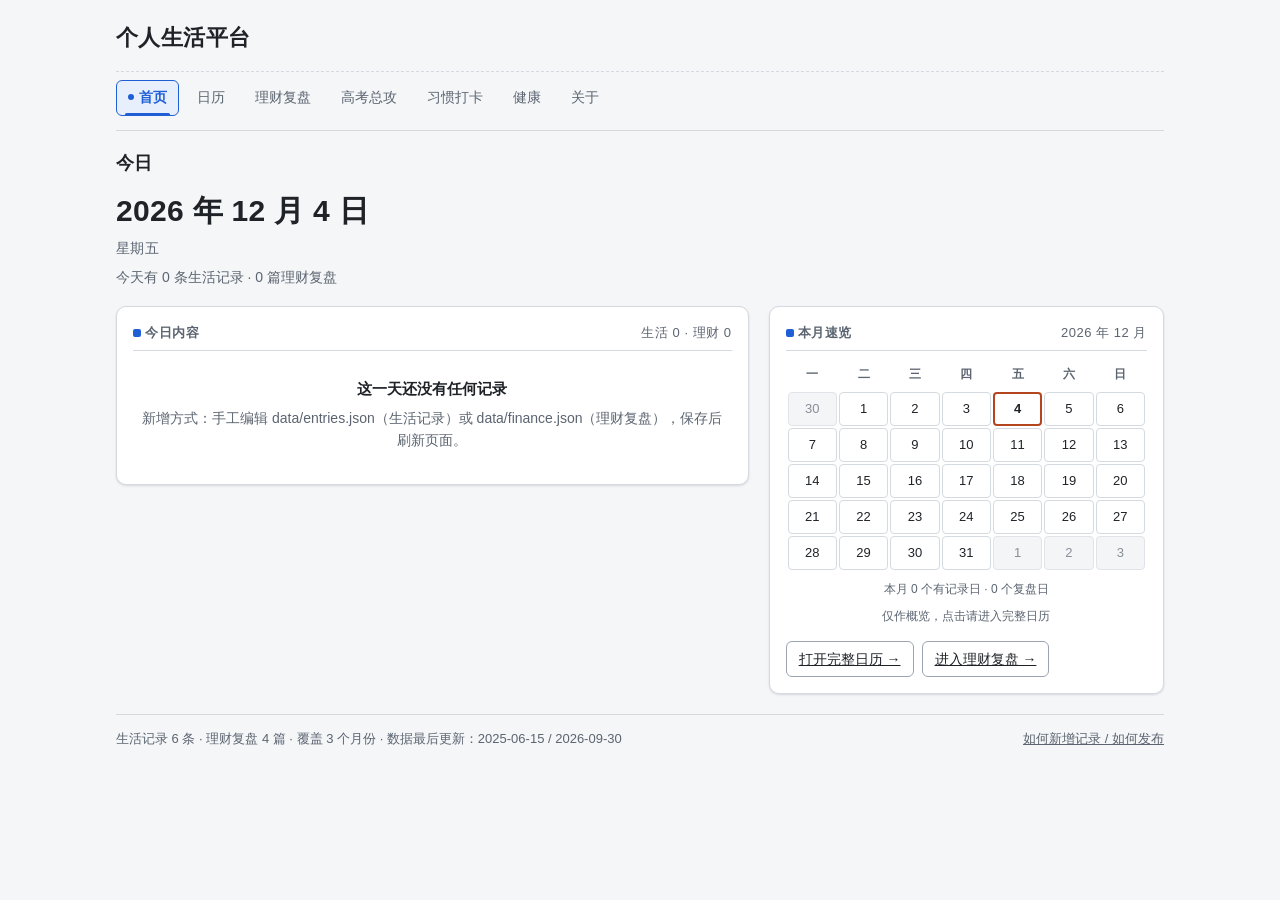
<file: index.html>
<!DOCTYPE html>
<html lang="zh-CN">
<head>
  <meta charset="utf-8">
  <meta name="viewport" content="width=device-width, initial-scale=1">
  <meta name="color-scheme" content="light dark">
  <title>个人生活平台 · 日历 / 每日记录 / 理财复盘 / 高考总攻</title>
  <meta name="description" content="个人生活平台 v1.1：日历 + 每日记录 + 理财复盘，多板块 hash 路由，纯静态、零依赖。">
  <link rel="icon" href="data:,">
  <!-- 相对路径铁律：必须以 ./ 开头，保证在 GitHub Pages 子路径 /<repo>/ 下正常加载 -->
  <link rel="stylesheet" href="./assets/style.css">
</head>
<body>
  <a class="skip-link" href="#main">跳到主要内容</a>

  <div class="app">
    <!-- ================================================== 页头 / 一级导航 -->
    <header class="site-header">
      <h1 class="site-title">个人生活平台</h1>

      <nav class="topnav" aria-label="主导航">
        <ul class="topnav-list">
          <li class="topnav-item"><a class="topnav-link" href="#/home" data-view="home">首页</a></li>
          <li class="topnav-item"><a class="topnav-link" href="#/calendar" data-view="calendar">日历</a></li>
          <li class="topnav-item"><a class="topnav-link" href="#/finance" data-view="finance">理财复盘</a></li>
          <li class="topnav-item"><a class="topnav-link" href="#/gaokao" data-view="gaokao">高考总攻</a></li>
          <li class="topnav-item"><a class="topnav-link" href="#/habits" data-view="habits">习惯打卡</a></li>
          <li class="topnav-item"><a class="topnav-link" href="#/health" data-view="health">健康</a></li>
          <li class="topnav-item"><a class="topnav-link" href="#/about" data-view="about">关于</a></li>
        </ul>
      </nav>
    </header>

    <!-- ================================================== 全局横幅槽 -->
    <div class="banner-slot" id="banner-slot"></div>

    <main id="main">

      <!-- ================================================ 视图：首页 -->
      <section class="view" id="view-home" hidden aria-labelledby="home-title">
        <h2 class="view-title" id="view-home-title" tabindex="-1">今日</h2>

        <p class="home-date">
          <span id="home-date-text">—</span>
          <span class="home-weekday" id="home-weekday">—</span>
        </p>
        <p class="home-summary" id="home-summary">正在加载…</p>

        <div class="home-grid">
          <div class="home-card">
            <div class="day-group-head">
              <span class="day-group-name">今日内容</span>
              <span class="day-group-count" id="home-content-count">—</span>
            </div>
            <div id="home-content"></div>
          </div>

          <div class="home-card">
            <div class="day-group-head">
              <span class="day-group-name">本月速览</span>
              <span class="day-group-count" id="mini-month-label">—</span>
            </div>
            <table class="mini-calendar" aria-hidden="true">
              <thead>
                <tr>
                  <th scope="col">一</th>
                  <th scope="col">二</th>
                  <th scope="col">三</th>
                  <th scope="col">四</th>
                  <th scope="col">五</th>
                  <th scope="col">六</th>
                  <th scope="col">日</th>
                </tr>
              </thead>
              <tbody id="mini-calendar-body"></tbody>
            </table>
            <p class="mini-legend" id="mini-legend">—</p>
            <p class="mini-legend">仅作概览，点击请进入完整日历</p>
            <div class="quick-jump">
              <a class="btn" href="#/calendar" data-route="calendar" id="home-open-calendar">打开完整日历 →</a>
              <a class="btn" href="#/finance">进入理财复盘 →</a>
            </div>
          </div>
        </div>
      </section>

      <!-- ================================================ 视图：日历 -->
      <section class="view" id="view-calendar" hidden aria-labelledby="calendar-view-title">
        <h2 class="view-title" id="view-calendar-title" tabindex="-1">日历</h2>

        <div class="month-nav" role="group" aria-label="月份切换">
          <button type="button" id="prev-month" class="btn" aria-label="上一月">‹ 上月</button>
          <p class="month-label" id="month-label" aria-live="polite">—</p>
          <button type="button" id="next-month" class="btn" aria-label="下一月">下月 ›</button>
          <button type="button" id="today-btn" class="btn btn-ghost" aria-label="回到今天所在月份">回到今天</button>
        </div>

        <div class="layout">
          <div class="calendar-panel">
            <h3 class="visually-hidden" id="calendar-heading">月历</h3>

            <div class="calendar-wrap">
              <table class="calendar" id="calendar">
                <caption class="visually-hidden" id="calendar-caption">月历</caption>
                <thead>
                  <tr>
                    <th scope="col" abbr="星期一">一</th>
                    <th scope="col" abbr="星期二">二</th>
                    <th scope="col" abbr="星期三">三</th>
                    <th scope="col" abbr="星期四">四</th>
                    <th scope="col" abbr="星期五">五</th>
                    <th scope="col" abbr="星期六">六</th>
                    <th scope="col" abbr="星期日">日</th>
                  </tr>
                </thead>
                <tbody id="calendar-body"></tbody>
              </table>
              <noscript>
                <p class="notice notice-error">当前浏览器禁用了 JavaScript，无法渲染月历与记录面板。</p>
              </noscript>
            </div>

            <p class="legend">
              <span class="legend-item"><span class="legend-dot" aria-hidden="true"></span>有生活记录</span>
              <span class="legend-item"><span class="legend-tri" aria-hidden="true"></span>有理财复盘</span>
              <span class="legend-item"><span class="legend-today" aria-hidden="true"></span>今日</span>
              <span class="legend-item"><span class="legend-selected" aria-hidden="true"></span>已选中</span>
            </p>
            <p class="failure-slot" id="failure-slot"></p>
          </div>

          <aside class="day-panel" id="day-panel" tabindex="-1" aria-labelledby="day-panel-heading">
            <h3 class="day-panel-heading" id="day-panel-heading">当日内容</h3>
            <p class="day-panel-date" id="day-panel-date">—</p>
            <p class="day-summary-line" id="day-summary-line"></p>
            <div class="day-panel-body" id="day-panel-body"></div>
          </aside>
        </div>
      </section>

      <!-- ================================================ 视图：理财复盘 -->
      <section class="view" id="view-finance" hidden aria-labelledby="finance-title">
        <h2 class="view-title" id="view-finance-title" tabindex="-1">理财复盘</h2>
        <p class="view-note">
          数据来源：<code>./data/finance.json</code>（前端只读，手工编辑新增）。
          字段定义见 <code>docs/design-v1.1.md</code> 第 6.2 节。
        </p>

        <div class="summary-bar" id="finance-summary"></div>

        <div class="month-nav" role="group" aria-label="复盘月份切换" style="margin-top:14px">
          <button type="button" id="fin-prev-month" class="btn" aria-label="上一个复盘月份">‹ 上月</button>
          <p class="month-label" id="fin-month-label" aria-live="polite">—</p>
          <button type="button" id="fin-next-month" class="btn" aria-label="下一个复盘月份">下月 ›</button>
          <button type="button" id="fin-reset-month" class="btn btn-ghost" aria-label="回到最近一次复盘所在月份">回到最近</button>
        </div>

        <div class="review-list" id="finance-list"></div>
      </section>

      <!-- ================================================ 视图：高考总攻 -->
      <section class="view" id="view-gaokao" hidden aria-labelledby="gaokao-title">
        <h2 class="view-title" id="view-gaokao-title" tabindex="-1">高考总攻</h2>
        <p class="view-note">
          数据来源：<code>./data/gaokao/words.json</code>（3500 词，按天）与
          <code>./data/gaokao/wrongs.json</code>（错题，按学科）。前端只读，进度存本机浏览器。
        </p>

        <!-- 签到条 -->
        <div class="gk-checkin" id="gk-checkin">
          <div class="gk-checkin-left">
            <p class="gk-checkin-label">每日签到</p>
            <p class="gk-checkin-sub" id="gk-checkin-sub">—</p>
          </div>
          <button type="button" class="btn" id="gk-checkin-btn">签到</button>
        </div>
        <p class="gk-streak" id="gk-streak">—</p>
        <p class="gk-sync-row" id="gk-sync-row" hidden>
          <label class="gk-sync-label" for="gk-sync-token">同步口令</label>
          <input type="password" id="gk-sync-token" class="gk-sync-input" autocomplete="off"
                 placeholder="输入口令以开启多设备同步">
          <button type="button" class="btn btn-ghost" id="gk-sync-save">保存并同步</button>
          <span class="gk-sync-note" id="gk-sync-note">口令仅保存在本机浏览器。</span>
        </p>

        <!-- 三个子功能页签 -->
        <div class="gk-tabs" role="tablist" aria-label="高考总攻子功能">
          <button type="button" class="gk-tab is-current" role="tab" id="gk-tab-words"
                  aria-selected="true" aria-controls="gk-panel-words" data-gk-tab="words">3500 词练习</button>
          <button type="button" class="gk-tab" role="tab" id="gk-tab-wrong"
                  aria-selected="false" aria-controls="gk-panel-wrong" data-gk-tab="wrong">错题工作台</button>
        </div>

        <!-- 子面板：3500 词练习 -->
        <div class="gk-panel" id="gk-panel-words" role="tabpanel" aria-labelledby="gk-tab-words">
          <div class="gk-toolbar">
            <label class="gk-field">
              选择天数
              <select id="gk-day-select" aria-label="选择第几天"></select>
            </label>
            <span class="gk-count" id="gk-word-count">—</span>
            <button type="button" class="btn" id="gk-start-quiz">开始听写</button>
            <button type="button" class="btn btn-ghost" id="gk-show-all">显示全部释义</button>
          </div>
          <p class="gk-hint" id="gk-quiz-hint">
            点击「开始听写」后，中文释义会被隐藏，凭英文写出中文；再点一次可核对答案。
          </p>
          <div class="gk-word-list" id="gk-word-list"></div>
        </div>

        <!-- 子面板：错题工作台 -->
        <div class="gk-panel" id="gk-panel-wrong" role="tabpanel" aria-labelledby="gk-tab-wrong" hidden>
          <div class="gk-toolbar">
            <label class="gk-field">
              选择学科
              <select id="gk-subject-select" aria-label="选择学科"></select>
            </label>
            <span class="gk-count" id="gk-wrong-count">—</span>
            <a class="btn btn-ghost" id="gk-wrong-master" href="./reports/错题集/错题集归纳分析.html"
               target="_blank" rel="noopener noreferrer">打开完整错题主档 ↗</a>
            <a class="btn btn-ghost" id="gk-wrong-daily" href="./reports/错题集/20261011/错题归集_20261011.html"
               target="_blank" rel="noopener noreferrer">2026-10-11 归集（13 题）↗</a>
          </div>
          <p class="gk-hint">按学科拆分自错题主档；含原题图片的完整版点右上角打开。页面上新增的错题与「已订正」标记存在本机浏览器，不修改原档。</p>
          <div class="gk-wrong-list" id="gk-wrong-list"></div>

          <h3 class="sec-title">按日期归档</h3>
          <div class="wrong-archive" id="gk-wrong-archive"></div>
          <p class="gk-sync-note">每次导出错题本后按日期归档，在这里统一收纳；点击可在新窗口打开并打印。</p>

          <h3 class="sec-title">新增错题</h3>
          <div class="habit-form">
            <label class="gk-field">
              学科
              <select id="wrong-form-subject" aria-label="选择学科"></select>
            </label>
            <label class="gk-field">
              知识点板块
              <input type="text" id="wrong-form-cluster" placeholder="如：函数零点问题" aria-label="知识点板块">
            </label>
            <label class="gk-field gk-field-wide">
              关键题干
              <textarea id="wrong-form-stem" rows="2" placeholder="抄录题目的关键条件"></textarea>
            </label>
            <label class="gk-field">
              易错点
              <input type="text" id="wrong-form-know" placeholder="这题错在哪">
            </label>
            <label class="gk-field">
              标签
              <input type="text" id="wrong-form-tags" placeholder="用空格分隔">
            </label>
            <button type="button" class="btn" id="wrong-form-save">加入错题本</button>
            <span class="gk-sync-note" id="wrong-form-note">新错题存在本机浏览器，清缓存会丢。</span>
          </div>
        </div>
      </section>

      <!-- ================================================ 视图：预留板块 -->
      <section class="view" id="view-habits" hidden aria-labelledby="habits-title">
        <h2 class="view-title" id="view-habits-title" tabindex="-1">习惯打卡</h2>
        <p class="view-note">
          数据来源：<code>./data/habits.json</code>（手工编辑新增，前端只读）；
          页面上勾选的记录存本机浏览器。
        </p>

        <div class="summary-bar" id="habit-summary"></div>

        <h3 class="sec-title">今日打卡</h3>
        <div class="habit-today" id="habit-today"></div>

        <h3 class="sec-title">各习惯进度</h3>
        <div class="habit-list" id="habit-list"></div>

        <h3 class="sec-title">最近 7 天（不含今天）</h3>
        <div class="habit-week" id="habit-week"></div>

        <h3 class="sec-title">补录某天</h3>
        <div class="habit-form">
          <label class="gk-field">
            选择习惯
            <select id="habit-form-key" aria-label="选择要补录的习惯"></select>
          </label>
          <label class="gk-field">
            选择日期
            <input type="date" id="habit-form-date" aria-label="选择补录日期">
          </label>
          <button type="button" class="btn" id="habit-form-add">记为已完成</button>
          <span class="gk-sync-note" id="habit-form-note">补录只加不减，取消勾选请在「今日打卡」里取消。</span>
        </div>
      </section>

      <section class="view" id="view-health" hidden aria-labelledby="health-title">
        <h2 class="view-title" id="view-health-title" tabindex="-1">健康</h2>
        <p class="view-note">
          数据来源：<code>./data/health.json</code>（手工编辑新增，前端只读）；
          页面上录入的记录存本机浏览器。
        </p>

        <div class="summary-bar" id="health-summary"></div>

        <h3 class="sec-title">体重趋势（kg）</h3>
        <div class="chart-wrap" id="health-chart-weight"></div>

        <h3 class="sec-title">睡眠时长（小时）</h3>
        <div class="chart-wrap" id="health-chart-sleep"></div>

        <h3 class="sec-title">每日明细</h3>
        <div class="health-table-wrap">
          <table class="health-table" id="health-table">
            <caption class="visually-hidden">健康记录明细，按日期倒序</caption>
            <thead>
              <tr>
                <th scope="col" class="l">日期</th>
                <th scope="col">体重</th>
                <th scope="col">睡眠</th>
                <th scope="col">运动</th>
                <th scope="col">步数</th>
                <th scope="col" class="l">备注</th>
                <th scope="col">操作</th>
              </tr>
            </thead>
            <tbody id="health-tbody"></tbody>
          </table>
        </div>

        <h3 class="sec-title">录入今天的健康数据</h3>
        <div class="habit-form">
          <label class="gk-field">
            日期
            <input type="date" id="health-form-date" aria-label="选择日期">
          </label>
          <label class="gk-field">
            体重 (kg)
            <input type="number" id="health-form-weight" step="0.1" min="20" max="300" placeholder="71.3" aria-label="体重">
          </label>
          <label class="gk-field">
            睡眠 (小时)
            <input type="number" id="health-form-sleep" step="0.1" min="0" max="24" placeholder="7.5" aria-label="睡眠时长">
          </label>
          <label class="gk-field">
            运动 (分钟)
            <input type="number" id="health-form-exercise" step="5" min="0" max="1440" placeholder="40" aria-label="运动时长">
          </label>
          <label class="gk-field">
            步数
            <input type="number" id="health-form-steps" step="100" min="0" max="200000" placeholder="10000" aria-label="步数">
          </label>
          <label class="gk-field gk-field-wide">
            备注
            <input type="text" id="health-form-note" placeholder="今天做了什么运动" aria-label="备注">
          </label>
          <button type="button" class="btn" id="health-form-save">保存</button>
          <span class="gk-sync-note" id="health-form-note-msg">同一天再保存会覆盖当天记录。</span>
        </div>
      </section>

      <!-- ================================================ 视图：关于 -->
      <section class="view" id="view-about" hidden aria-labelledby="about-title">
        <h2 class="view-title" id="view-about-title" tabindex="-1">关于</h2>

        <div class="home-grid">
          <div class="home-card">
            <div class="day-group-head"><span class="day-group-name">这个站点是什么</span></div>
            <p class="view-note" style="margin:0">
              一个纯静态、零依赖、零构建的个人生活平台。所有内容都在仓库里的纯文本文件中，
              推送即发布，断网可用，没有服务器、没有账号、没有跟踪脚本。
            </p>

            <div class="day-group-head" style="margin-top:16px"><span class="day-group-name">数据来源</span></div>
            <ul class="review-actions">
              <li>生活记录：<code>./data/entries.json</code>（schema v1）</li>
              <li>理财复盘：<code>./data/finance.json</code>（schema v1，v1.1 新增）</li>
              <li>前端一律只读，不提供任何新增 / 编辑 / 删除入口</li>
            </ul>

            <div class="day-group-head" style="margin-top:16px"><span class="day-group-name">怎么新增内容</span></div>
            <p class="view-note" style="margin:0">
              手工编辑上面的 JSON 文件 → 保存 → 刷新页面验证 → 提交推送到 GitHub，
              Pages 会在数分钟内更新。字段与语法说明见
              <a href="./README.md">README</a> 与
              <a href="./docs/data-schema.md">docs/data-schema.md</a>。
            </p>
          </div>

          <div class="home-card">
            <div class="day-group-head"><span class="day-group-name">板块蓝图</span></div>
            <ul class="review-actions">
              <li>首页 · 日历 · 理财复盘 —— 已可用</li>
              <li>习惯打卡 · 健康 —— 占位中，结构已就绪</li>
            </ul>

            <div class="day-group-head" style="margin-top:16px"><span class="day-group-name">文档</span></div>
            <ul class="review-actions">
              <li><a href="./docs/design-v1.1.md">docs/design-v1.1.md</a> — 本次页面设计规格</li>
              <li><a href="./docs/requirements.md">docs/requirements.md</a> — v1 需求与技术方案</li>
              <li><a href="./docs/data-schema.md">docs/data-schema.md</a> — 数据格式定义</li>
              <li><a href="./README.md">README.md</a> — 本地打开 / 新增记录 / 发布说明</li>
            </ul>

            <div class="data-source-line" id="about-version">—</div>
          </div>
        </div>
      </section>

    </main>

    <!-- ================================================== 页脚 -->
    <footer class="site-footer">
      <span id="footer-stats">正在加载数据…</span>
      <a class="footer-hint" href="./README.md">如何新增记录 / 如何发布</a>
    </footer>
  </div>

  <script src="./assets/data-samples.js"></script>
  <script src="./assets/app.js"></script>
</body>
</html>
</file>
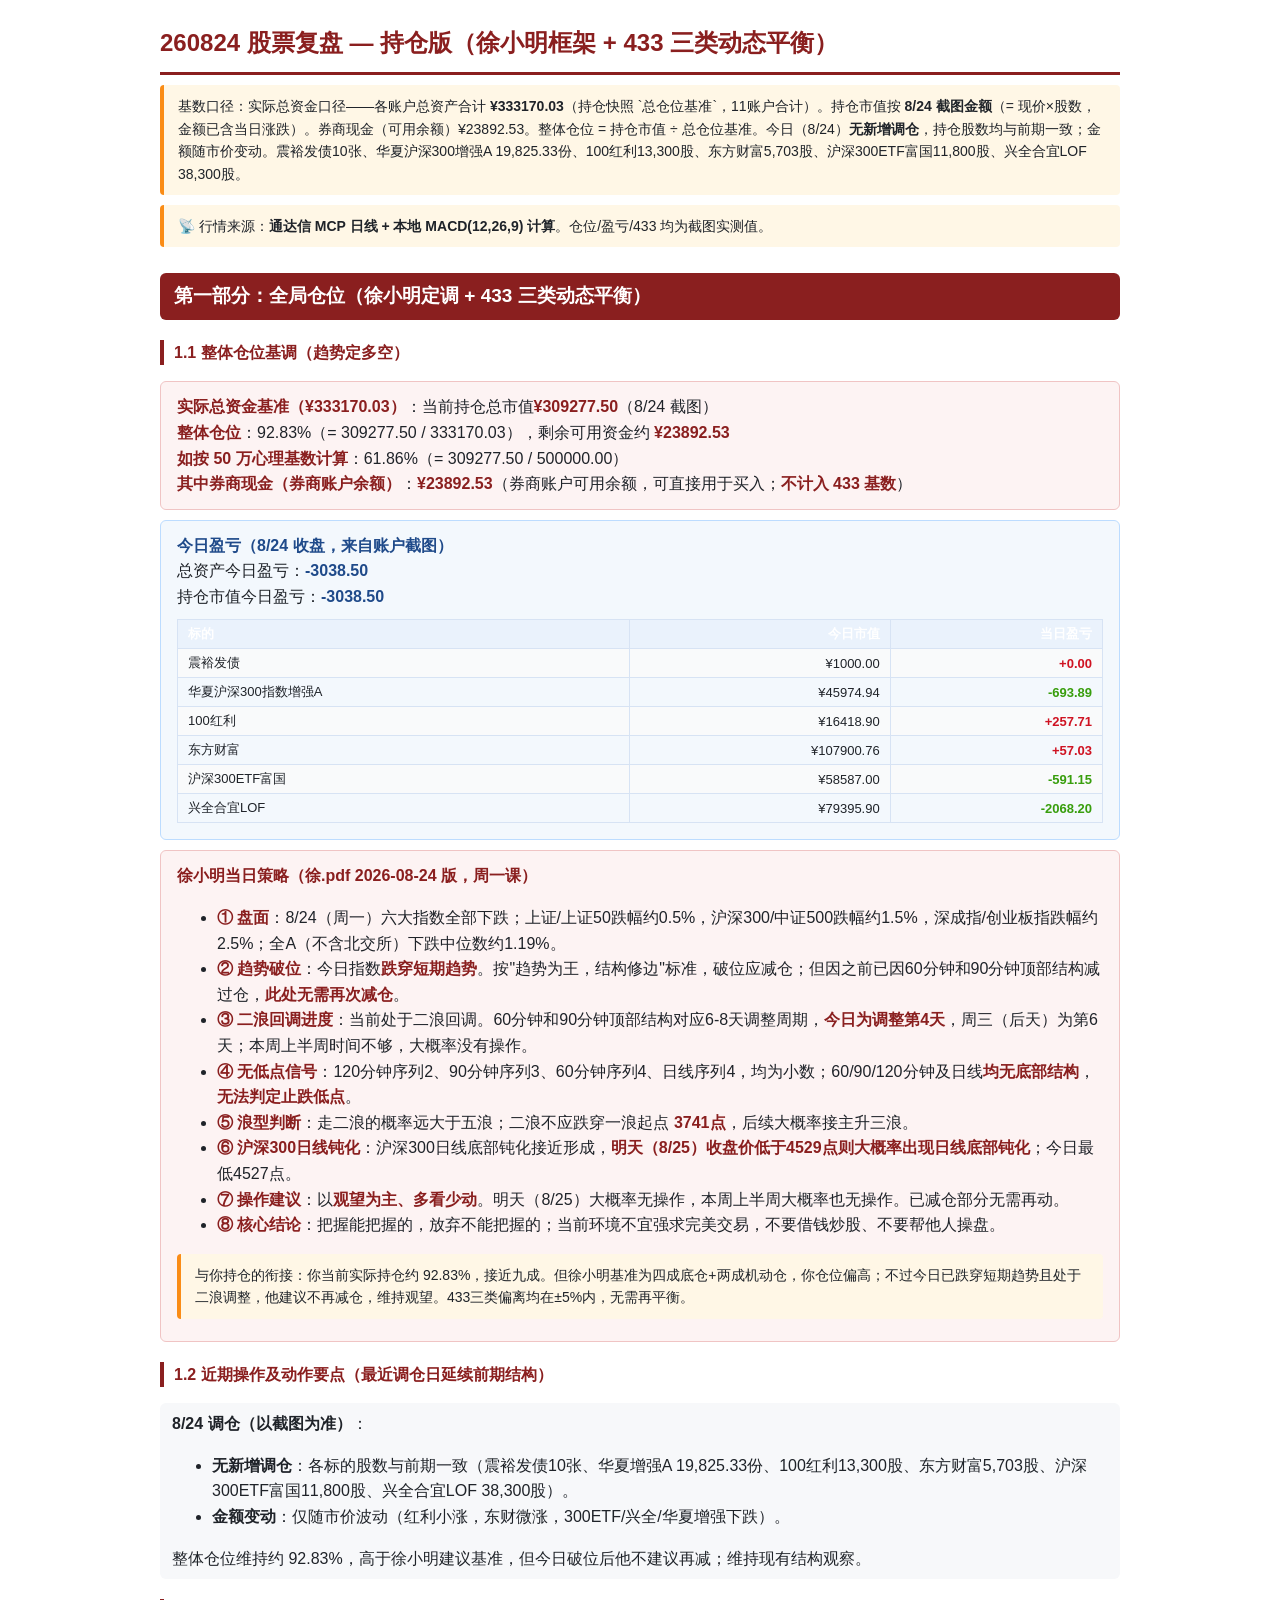
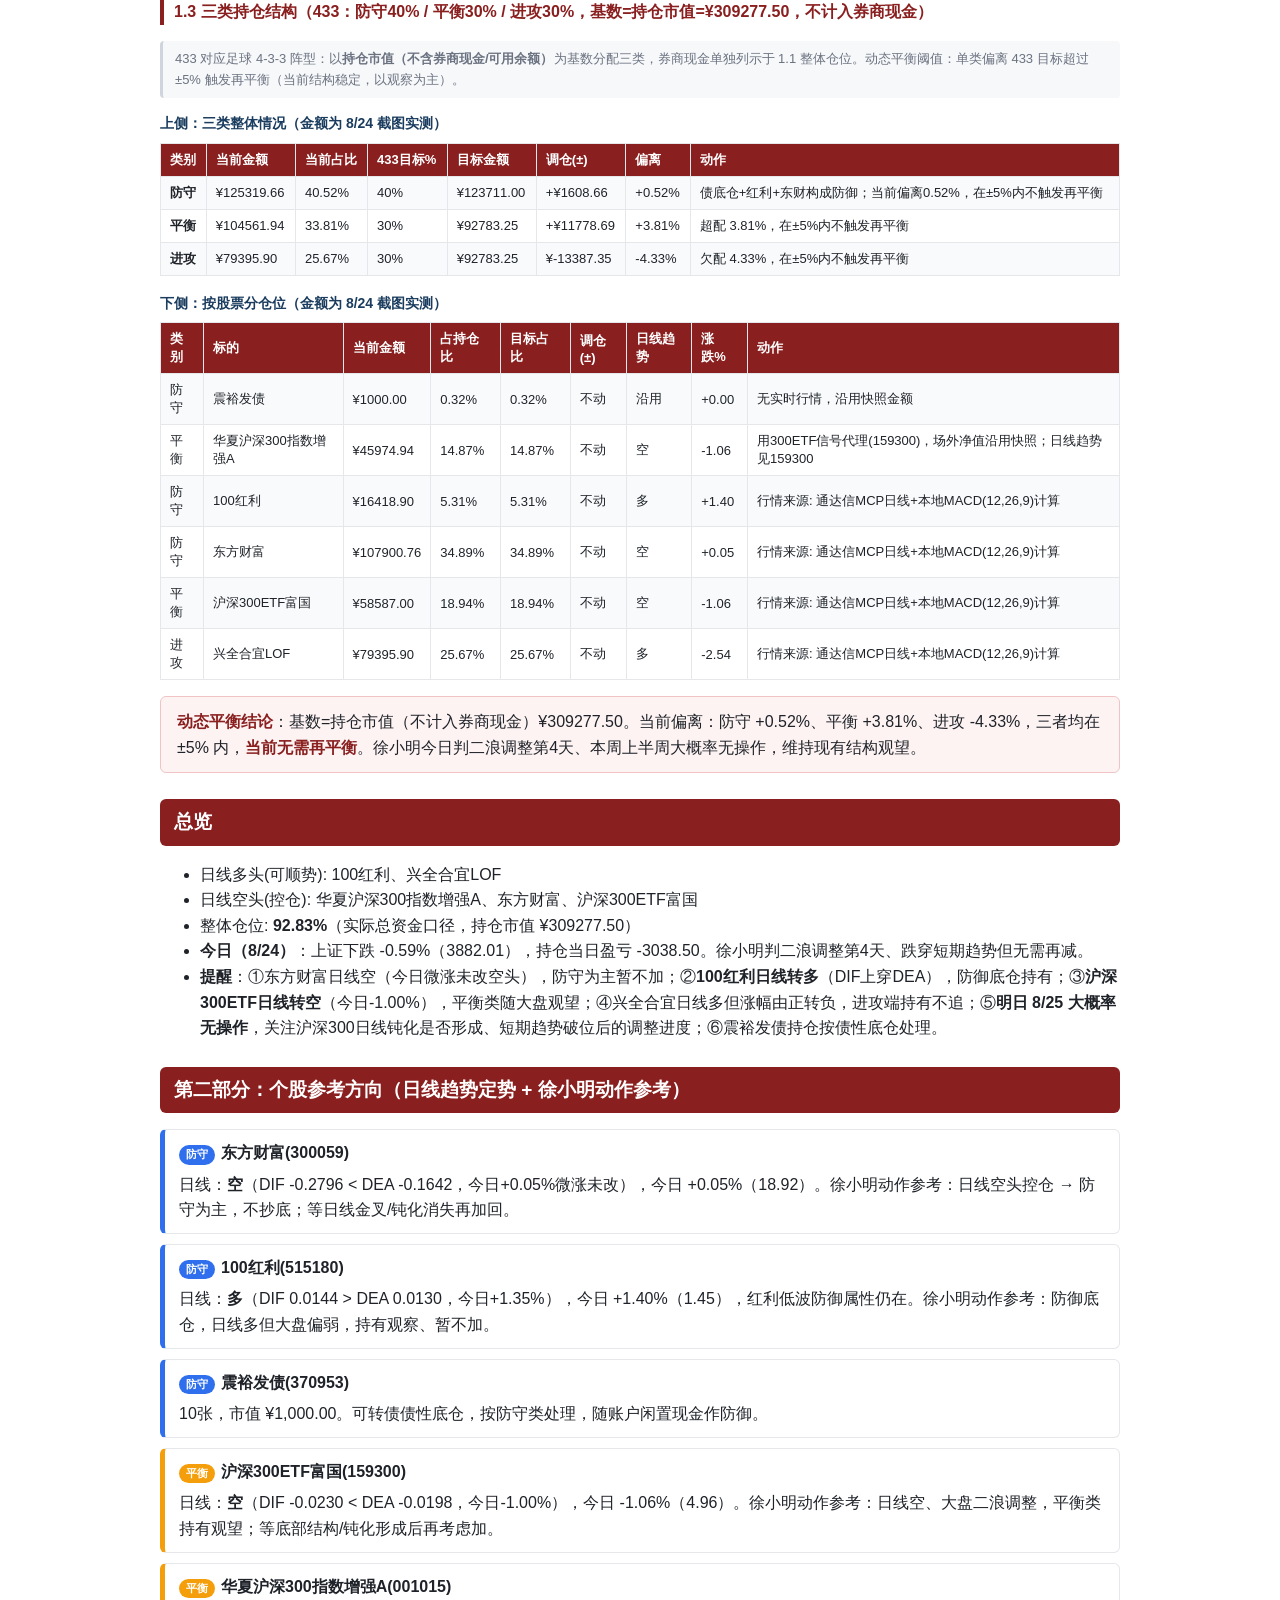
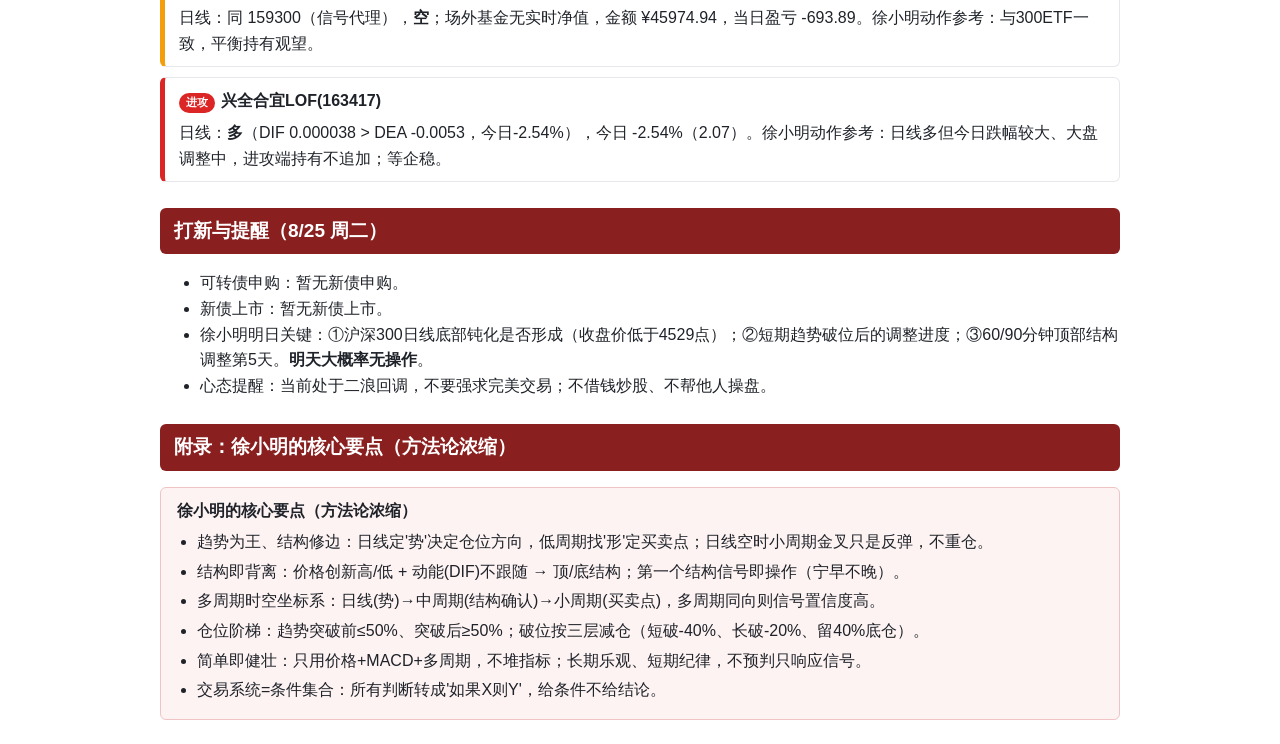
<file: reports/2026-08-24.html>
<html><head><meta charset='utf-8'><title>260824 股票复盘</title>
<style>
body { font-family: 'Microsoft YaHei', -apple-system, 'Segoe UI', sans-serif; max-width: 960px; margin: 24px auto; padding: 0 18px; color: #1f2329; background: #fff; line-height: 1.6; }
h1 { font-size: 24px; color: #8a1f1f; border-bottom: 3px solid #8a1f1f; padding-bottom: 10px; margin-bottom: 4px; }
.note { color: #6b7280; font-size: 13px; background: #f7f8fa; border-left: 3px solid #d0d5dd; padding: 8px 12px; border-radius: 4px; margin: 8px 0; }
.callout { background: #fdf3f3; border: 1px solid #f0c4c4; border-radius: 6px; padding: 12px 16px; margin: 10px 0; }
.callout b { color: #8a1f1f; }
.warn { background: #fff7e6; border-left: 4px solid #fa8c16; padding: 10px 14px; border-radius: 4px; margin: 10px 0; font-size: 14px; }
.callout.pnl { background: #f3f8fd; border: 1px solid #bcdcff; }
.callout.pnl b { color: #1f4a8a; }
.pnltab { border-collapse: collapse; width: 100%; margin: 10px 0 4px; font-size: 13px; }
.pnltab th, .pnltab td { border: 1px solid #d7e3f4; padding: 5px 10px; text-align: right; }
.pnltab th:first-child, .pnltab td:first-child { text-align: left; }
.pnltab th { background: #eaf2fc; }
.pos { color: #cf1322; font-weight: 600; }
.neg { color: #389e0d; font-weight: 600; }
h2 { font-size: 19px; color: #fff; background: #8a1f1f; padding: 8px 14px; border-radius: 6px; margin-top: 26px; }
h3 { font-size: 16px; color: #8a1f1f; border-left: 4px solid #8a1f1f; padding-left: 10px; margin-top: 20px; }
h4 { font-size: 14px; color: #1a3c5e; margin: 14px 0 6px; }
table { border-collapse: collapse; width: 100%; margin: 8px 0 16px; font-size: 13px; }
th, td { border: 1px solid #e5e7eb; padding: 7px 9px; text-align: left; }
th { background: #8a1f1f; color: #fff; font-weight: 600; }
tbody tr:nth-child(even) { background: #f9fafb; }
.stock { border: 1px solid #e5e7eb; border-left: 5px solid #999; border-radius: 6px; padding: 10px 14px; margin: 10px 0; }
.stock.defensive { border-left-color: #2f6fed; }
.stock.balanced { border-left-color: #f59e0b; }
.stock.offensive { border-left-color: #dc2626; }
.stock h3 { border: none; padding: 0; margin: 0 0 6px; color: #1f2329; }
.tag { display: inline-block; font-size: 11px; padding: 1px 7px; border-radius: 10px; color: #fff; margin-right: 6px; }
.tag.defensive { background: #2f6fed; } .tag.balanced { background: #f59e0b; } .tag.offensive { background: #dc2626; }
.cores { background: #fdf3f3; border: 1px solid #f0c4c4; border-radius: 6px; padding: 10px 16px; }
.cores ul { margin: 6px 0; padding-left: 20px; } .cores li { margin: 4px 0; }
.op { margin: 6px 0; padding: 8px 12px; border-radius: 6px; background: #f7f8fa; }
</style>
</head><body>
<h1>260824 股票复盘 — 持仓版（徐小明框架 + 433 三类动态平衡）</h1>
<div class='warn'>基数口径：实际总资金口径——各账户总资产合计 <b>¥333170.03</b>（持仓快照 `总仓位基准`，11账户合计）。持仓市值按 <b>8/24 截图金额</b>（= 现价×股数，金额已含当日涨跌）。券商现金（可用余额）¥23892.53。整体仓位 = 持仓市值 ÷ 总仓位基准。今日（8/24）<b>无新增调仓</b>，持仓股数均与前期一致；金额随市价变动。震裕发债10张、华夏沪深300增强A 19,825.33份、100红利13,300股、东方财富5,703股、沪深300ETF富国11,800股、兴全合宜LOF 38,300股。</div>
<div class='warn'>📡 行情来源：<b>通达信 MCP 日线 + 本地 MACD(12,26,9) 计算</b>。仓位/盈亏/433 均为截图实测值。</div>
<h2>第一部分：全局仓位（徐小明定调 + 433 三类动态平衡）</h2>
<h3>1.1 整体仓位基调（趋势定多空）</h3>
<div class='callout'>
<b>实际总资金基准（¥333170.03）</b>：当前持仓总市值<b>¥309277.50</b>（8/24 截图）<br>
<b>整体仓位</b>：92.83%（= 309277.50 / 333170.03），剩余可用资金约 <b>¥23892.53</b><br>
<b>如按 50 万心理基数计算</b>：61.86%（= 309277.50 / 500000.00）<br>
<b>其中券商现金（券商账户余额）</b>：<b>¥23892.53</b>（券商账户可用余额，可直接用于买入；<b>不计入 433 基数</b>）<br>
</div>
<div class='callout pnl'>
<b>今日盈亏（8/24 收盘，来自账户截图）</b><br>
总资产今日盈亏：<b>-3038.50</b><br>
持仓市值今日盈亏：<b>-3038.50</b><br>
<table class='pnltab'><tr><th>标的</th><th>今日市值</th><th>当日盈亏</th></tr><tr><td>震裕发债</td><td>¥1000.00</td><td class='pos'>+0.00</td></tr><tr><td>华夏沪深300指数增强A</td><td>¥45974.94</td><td class='neg'>-693.89</td></tr><tr><td>100红利</td><td>¥16418.90</td><td class='pos'>+257.71</td></tr><tr><td>东方财富</td><td>¥107900.76</td><td class='pos'>+57.03</td></tr><tr><td>沪深300ETF富国</td><td>¥58587.00</td><td class='neg'>-591.15</td></tr><tr><td>兴全合宜LOF</td><td>¥79395.90</td><td class='neg'>-2068.20</td></tr></table>
</div>
<div class='callout'>
<b>徐小明当日策略（徐.pdf 2026-08-24 版，周一课）</b><br>
<ul>
<li><b>① 盘面</b>：8/24（周一）六大指数全部下跌；上证/上证50跌幅约0.5%，沪深300/中证500跌幅约1.5%，深成指/创业板指跌幅约2.5%；全A（不含北交所）下跌中位数约1.19%。</li>
<li><b>② 趋势破位</b>：今日指数<b>跌穿短期趋势</b>。按"趋势为王，结构修边"标准，破位应减仓；但因之前已因60分钟和90分钟顶部结构减过仓，<b>此处无需再次减仓</b>。</li>
<li><b>③ 二浪回调进度</b>：当前处于二浪回调。60分钟和90分钟顶部结构对应6-8天调整周期，<b>今日为调整第4天</b>，周三（后天）为第6天；本周上半周时间不够，大概率没有操作。</li>
<li><b>④ 无低点信号</b>：120分钟序列2、90分钟序列3、60分钟序列4、日线序列4，均为小数；60/90/120分钟及日线<b>均无底部结构</b>，<b>无法判定止跌低点</b>。</li>
<li><b>⑤ 浪型判断</b>：走二浪的概率远大于五浪；二浪不应跌穿一浪起点 <b>3741点</b>，后续大概率接主升三浪。</li>
<li><b>⑥ 沪深300日线钝化</b>：沪深300日线底部钝化接近形成，<b>明天（8/25）收盘价低于4529点则大概率出现日线底部钝化</b>；今日最低4527点。</li>
<li><b>⑦ 操作建议</b>：以<b>观望为主、多看少动</b>。明天（8/25）大概率无操作，本周上半周大概率也无操作。已减仓部分无需再动。</li>
<li><b>⑧ 核心结论</b>：把握能把握的，放弃不能把握的；当前环境不宜强求完美交易，不要借钱炒股、不要帮他人操盘。</li>
</ul>
<div class='warn'>与你持仓的衔接：你当前实际持仓约 92.83%，接近九成。但徐小明基准为四成底仓+两成机动仓，你仓位偏高；不过今日已跌穿短期趋势且处于二浪调整，他建议不再减仓，维持观望。433三类偏离均在±5%内，无需再平衡。</div>
</div>

<h3>1.2 近期操作及动作要点（最近调仓日延续前期结构）</h3>
<div class='op'><b>8/24 调仓（以截图为准）</b>：
<ul>
<li><b>无新增调仓</b>：各标的股数与前期一致（震裕发债10张、华夏增强A 19,825.33份、100红利13,300股、东方财富5,703股、沪深300ETF富国11,800股、兴全合宜LOF 38,300股）。</li>
<li><b>金额变动</b>：仅随市价波动（红利小涨，东财微涨，300ETF/兴全/华夏增强下跌）。</li>
</ul>
整体仓位维持约 92.83%，高于徐小明建议基准，但今日破位后他不建议再减；维持现有结构观察。
</div>

<h3>1.3 三类持仓结构（433：防守40% / 平衡30% / 进攻30%，基数=持仓市值=¥309277.50，不计入券商现金）</h3>
<p class='note'>433 对应足球 4-3-3 阵型：以<b>持仓市值（不含券商现金/可用余额）</b>为基数分配三类，券商现金单独列示于 1.1 整体仓位。动态平衡阈值：单类偏离 433 目标超过 ±5% 触发再平衡（当前结构稳定，以观察为主）。</p>
<h4>上侧：三类整体情况（金额为 8/24 截图实测）</h4>
<table><tr><th>类别</th><th>当前金额</th><th>当前占比</th><th>433目标%</th><th>目标金额</th><th>调仓(±)</th><th>偏离</th><th>动作</th></tr><tr><td><b>防守</b></td><td>¥125319.66</td><td>40.52%</td><td>40%</td><td>¥123711.00</td><td>+¥1608.66</td><td>+0.52%</td><td>债底仓+红利+东财构成防御；当前偏离0.52%，在±5%内不触发再平衡</td></tr><tr><td><b>平衡</b></td><td>¥104561.94</td><td>33.81%</td><td>30%</td><td>¥92783.25</td><td>+¥11778.69</td><td>+3.81%</td><td>超配 3.81%，在±5%内不触发再平衡</td></tr><tr><td><b>进攻</b></td><td>¥79395.90</td><td>25.67%</td><td>30%</td><td>¥92783.25</td><td>¥-13387.35</td><td>-4.33%</td><td>欠配 4.33%，在±5%内不触发再平衡</td></tr></table>
<h4>下侧：按股票分仓位（金额为 8/24 截图实测）</h4>
<table><tr><th>类别</th><th>标的</th><th>当前金额</th><th>占持仓比</th><th>目标占比</th><th>调仓(±)</th><th>日线趋势</th><th>涨跌%</th><th>动作</th></tr><tr><td>防守</td><td>震裕发债</td><td>¥1000.00</td><td>0.32%</td><td>0.32%</td><td>不动</td><td>沿用</td><td>+0.00</td><td>无实时行情，沿用快照金额</td></tr><tr><td>平衡</td><td>华夏沪深300指数增强A</td><td>¥45974.94</td><td>14.87%</td><td>14.87%</td><td>不动</td><td>空</td><td>-1.06</td><td>用300ETF信号代理(159300)，场外净值沿用快照；日线趋势见159300</td></tr><tr><td>防守</td><td>100红利</td><td>¥16418.90</td><td>5.31%</td><td>5.31%</td><td>不动</td><td>多</td><td>+1.40</td><td>行情来源: 通达信MCP日线+本地MACD(12,26,9)计算</td></tr><tr><td>防守</td><td>东方财富</td><td>¥107900.76</td><td>34.89%</td><td>34.89%</td><td>不动</td><td>空</td><td>+0.05</td><td>行情来源: 通达信MCP日线+本地MACD(12,26,9)计算</td></tr><tr><td>平衡</td><td>沪深300ETF富国</td><td>¥58587.00</td><td>18.94%</td><td>18.94%</td><td>不动</td><td>空</td><td>-1.06</td><td>行情来源: 通达信MCP日线+本地MACD(12,26,9)计算</td></tr><tr><td>进攻</td><td>兴全合宜LOF</td><td>¥79395.90</td><td>25.67%</td><td>25.67%</td><td>不动</td><td>多</td><td>-2.54</td><td>行情来源: 通达信MCP日线+本地MACD(12,26,9)计算</td></tr></table>
<div class='callout'><b>动态平衡结论</b>：基数=持仓市值（不计入券商现金）¥309277.50。当前偏离：防守 +0.52%、平衡 +3.81%、进攻 -4.33%，三者均在 ±5% 内，<b>当前无需再平衡</b>。徐小明今日判二浪调整第4天、本周上半周大概率无操作，维持现有结构观望。</div>

<h2>总览</h2>
<ul>
<li>日线多头(可顺势): 100红利、兴全合宜LOF</li>
<li>日线空头(控仓): 华夏沪深300指数增强A、东方财富、沪深300ETF富国</li>
<li>整体仓位: <b>92.83%</b>（实际总资金口径，持仓市值 ¥309277.50）</li>
<li><b>今日（8/24）</b>：上证下跌 -0.59%（3882.01），持仓当日盈亏 -3038.50。徐小明判二浪调整第4天、跌穿短期趋势但无需再减。</li>
<li><b>提醒</b>：①东方财富日线空（今日微涨未改空头），防守为主暂不加；②<b>100红利日线转多</b>（DIF上穿DEA），防御底仓持有；③<b>沪深300ETF日线转空</b>（今日-1.00%），平衡类随大盘观望；④兴全合宜日线多但涨幅由正转负，进攻端持有不追；⑤<b>明日 8/25 大概率无操作</b>，关注沪深300日线钝化是否形成、短期趋势破位后的调整进度；⑥震裕发债持仓按债性底仓处理。</li>
</ul>

<h2>第二部分：个股参考方向（日线趋势定势 + 徐小明动作参考）</h2>
<div class='stock defensive'><h3><span class='tag defensive'>防守</span>东方财富(300059)</h3>日线：<b>空</b>（DIF -0.2796 < DEA -0.1642，今日+0.05%微涨未改），今日 +0.05%（18.92）。徐小明动作参考：日线空头控仓 → 防守为主，不抄底；等日线金叉/钝化消失再加回。</div>
<div class='stock defensive'><h3><span class='tag defensive'>防守</span>100红利(515180)</h3>日线：<b>多</b>（DIF 0.0144 > DEA 0.0130，今日+1.35%），今日 +1.40%（1.45），红利低波防御属性仍在。徐小明动作参考：防御底仓，日线多但大盘偏弱，持有观察、暂不加。</div>
<div class='stock defensive'><h3><span class='tag defensive'>防守</span>震裕发债(370953)</h3>10张，市值 ¥1,000.00。可转债债性底仓，按防守类处理，随账户闲置现金作防御。</div>
<div class='stock balanced'><h3><span class='tag balanced'>平衡</span>沪深300ETF富国(159300)</h3>日线：<b>空</b>（DIF -0.0230 < DEA -0.0198，今日-1.00%），今日 -1.06%（4.96）。徐小明动作参考：日线空、大盘二浪调整，平衡类持有观望；等底部结构/钝化形成后再考虑加。</div>
<div class='stock balanced'><h3><span class='tag balanced'>平衡</span>华夏沪深300指数增强A(001015)</h3>日线：同 159300（信号代理），<b>空</b>；场外基金无实时净值，金额 ¥45974.94，当日盈亏 -693.89。徐小明动作参考：与300ETF一致，平衡持有观望。</div>
<div class='stock offensive'><h3><span class='tag offensive'>进攻</span>兴全合宜LOF(163417)</h3>日线：<b>多</b>（DIF 0.000038 > DEA -0.0053，今日-2.54%），今日 -2.54%（2.07）。徐小明动作参考：日线多但今日跌幅较大、大盘调整中，进攻端持有不追加；等企稳。</div>

<h2>打新与提醒（8/25 周二）</h2>
<ul>
<li>可转债申购：暂无新债申购。</li>
<li>新债上市：暂无新债上市。</li>
<li>徐小明明日关键：①沪深300日线底部钝化是否形成（收盘价低于4529点）；②短期趋势破位后的调整进度；③60/90分钟顶部结构调整第5天。<b>明天大概率无操作</b>。</li>
<li>心态提醒：当前处于二浪回调，不要强求完美交易；不借钱炒股、不帮他人操盘。</li>
</ul>

<h2>附录：徐小明的核心要点（方法论浓缩）</h2>
<div class='cores'><b>徐小明的核心要点（方法论浓缩）</b><ul>
<li>趋势为王、结构修边：日线定'势'决定仓位方向，低周期找'形'定买卖点；日线空时小周期金叉只是反弹，不重仓。</li>
<li>结构即背离：价格创新高/低 + 动能(DIF)不跟随 → 顶/底结构；第一个结构信号即操作（宁早不晚）。</li>
<li>多周期时空坐标系：日线(势)→中周期(结构确认)→小周期(买卖点)，多周期同向则信号置信度高。</li>
<li>仓位阶梯：趋势突破前≤50%、突破后≥50%；破位按三层减仓（短破-40%、长破-20%、留40%底仓）。</li>
<li>简单即健壮：只用价格+MACD+多周期，不堆指标；长期乐观、短期纪律，不预判只响应信号。</li>
<li>交易系统=条件集合：所有判断转成'如果X则Y'，给条件不给结论。</li>
</ul></div>
</body></html>
</file>
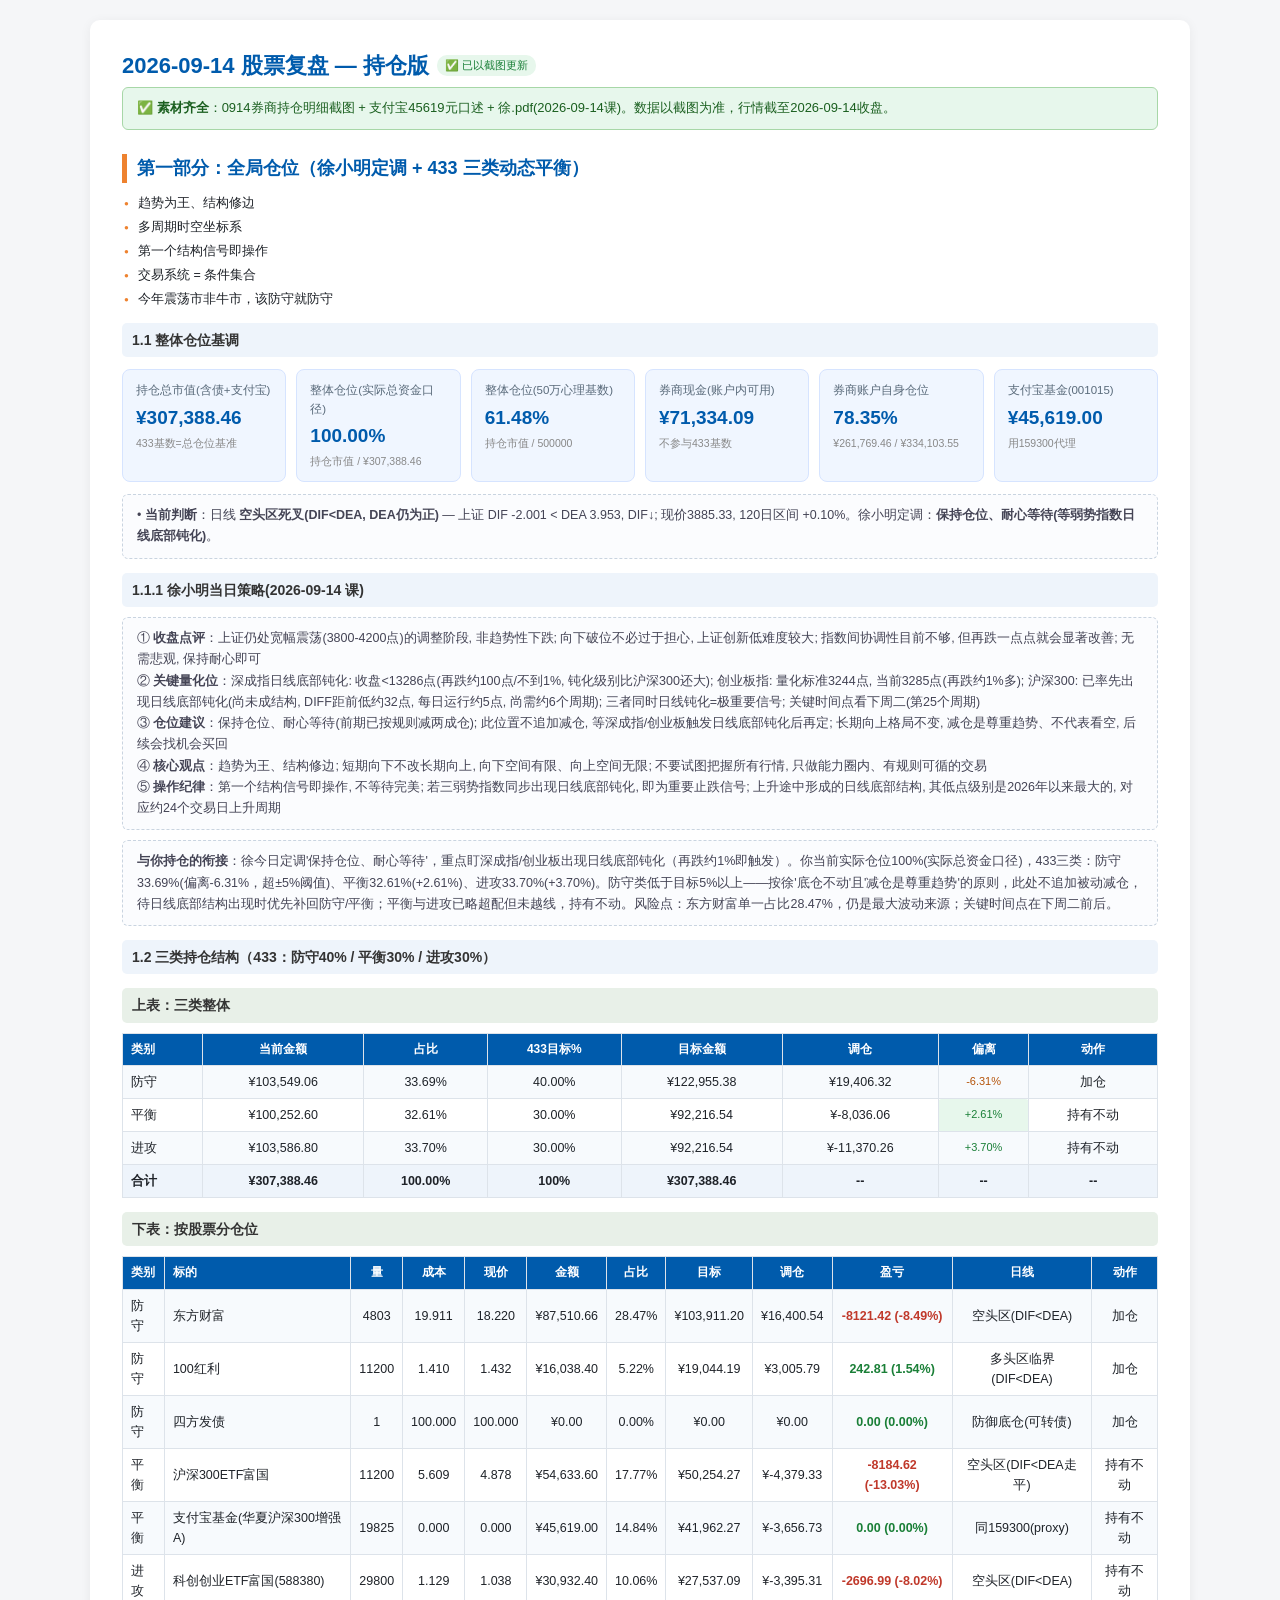
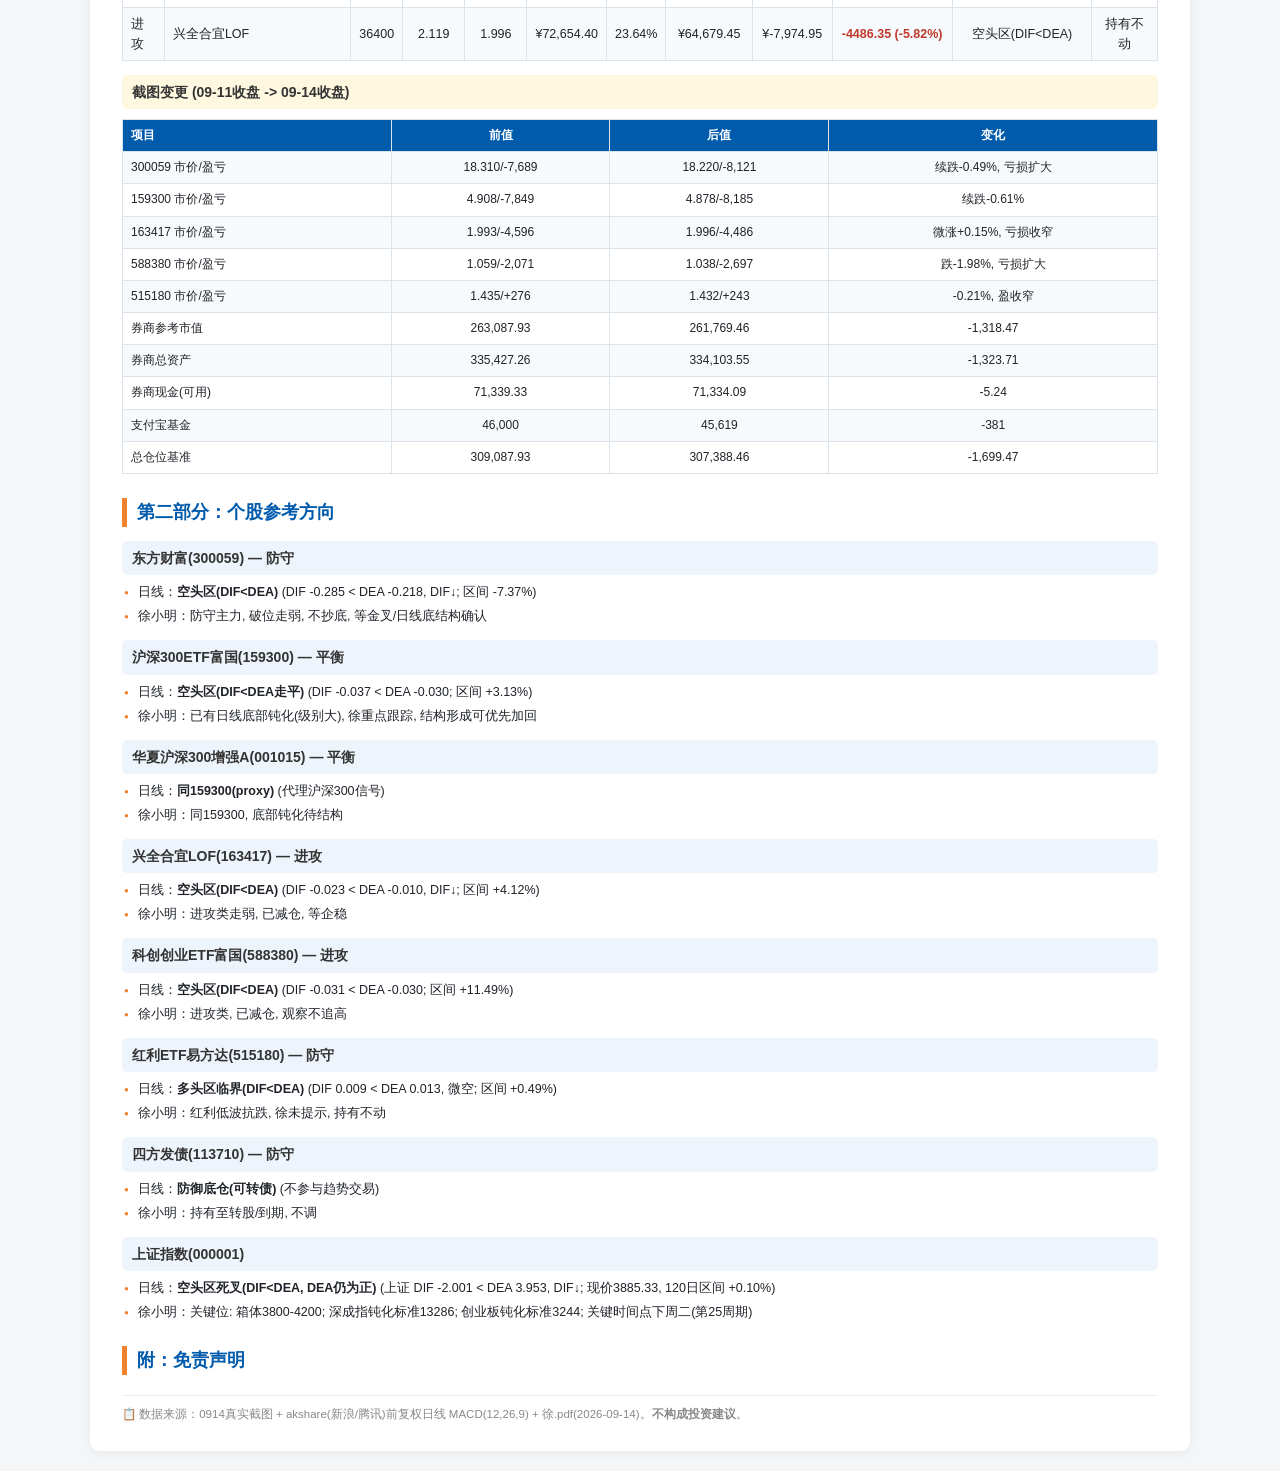
<file: reports/2026-09-14.html>
<!DOCTYPE html><html lang='zh-CN'><head><meta charset='utf-8'>
<meta name='viewport' content='width=device-width,initial-scale=1'>
<title>2026-09-14 股票复盘 — 持仓版</title>
<style>
*{box-sizing:border-box;margin:0;padding:0;font-family:'Microsoft YaHei','微软雅黑','MSYH',sans-serif;}
body{font-family:'Microsoft YaHei','微软雅黑','MSYH',sans-serif;background:#f5f6f8;color:#1f2329;line-height:1.6;padding:20px;}
table,th,td,h1,h2,h3,div,span,p,b{font-family:'Microsoft YaHei','微软雅黑','MSYH',sans-serif;}
.wrap{max-width:1100px;margin:0 auto;background:#fff;border-radius:10px;padding:28px 32px;box-shadow:0 2px 12px rgba(0,0,0,.06);}
h1{font-size:22px;margin:0 0 4px;color:#005BAC;display:flex;align-items:center;gap:8px;}
h1 .badge{font-size:11px;background:#e7f7ec;color:#1a7f37;padding:2px 8px;border-radius:10px;font-weight:400;}
h2{font-size:18px;margin:24px 0 10px;color:#005BAC;border-left:5px solid #EE822F;padding-left:10px;}
h3{font-size:14px;margin:14px 0 7px;color:#333;background:#eef4fb;padding:6px 10px;border-radius:5px;}
.banner{background:#e7f7ec;border:1px solid #a7d7a7;color:#1a5f1f;padding:10px 14px;border-radius:6px;font-size:13px;margin-bottom:16px;}
.kpi{display:flex;flex-wrap:wrap;gap:10px;margin:12px 0;}
.kpi .card{flex:1;min-width:145px;background:#f0f6ff;border:1px solid #d6e4ff;border-radius:8px;padding:11px 13px;}
.kpi .card .l{font-size:11.5px;color:#5a6b7b;}
.kpi .card .v{font-size:19px;font-weight:700;color:#005BAC;margin-top:3px;}
.kpi .card .s{font-size:10.5px;color:#888;margin-top:2px;}
table{border-collapse:collapse;width:100%;margin:10px 0;font-size:12.5px;}
th,td{border:1px solid #dde3ea;padding:6px 8px;text-align:center;}
th{background:#005BAC;color:#fff;font-weight:600;font-size:12px;}
tr:nth-child(even) td{background:#f7fafd;}
td.l,th.l{text-align:left;}
.tag-ok{background:#e7f7ec;color:#1a7f37;border-radius:4px;padding:1px 5px;font-size:11px;}
.tag-warn{background:#fff3e0;color:#b45309;border-radius:4px;padding:1px 5px;font-size:11px;}
.note{background:#fbfcfe;border:1px dashed #c9d4e0;border-radius:6px;padding:10px 14px;font-size:12.5px;color:#445;margin:10px 0;line-height:1.7;}
.bullet{font-size:12.5px;margin:4px 0;padding-left:16px;position:relative;}
.bullet:before{content:'●';position:absolute;left:2px;color:#EE822F;font-size:8px;top:5px;}
.disc{font-size:11.5px;color:#888;margin-top:20px;border-top:1px solid #eee;padding-top:10px;line-height:1.5;}
.chg{color:#c0392b;font-weight:600;}
.chg-up{color:#1a7f37;font-weight:600;}
</style></head><body><div class='wrap'>
<h1>2026-09-14 股票复盘 — 持仓版 <span class='badge'>✅ 已以截图更新</span></h1>
<div class='banner'>✅ <b>素材齐全</b>：0914券商持仓明细截图 + 支付宝45619元口述 + 徐.pdf(2026-09-14课)。数据以截图为准，行情截至2026-09-14收盘。</div>
<h2>第一部分：全局仓位（徐小明定调 + 433 三类动态平衡）</h2>
<div class='bullet'>趋势为王、结构修边</div>
<div class='bullet'>多周期时空坐标系</div>
<div class='bullet'>第一个结构信号即操作</div>
<div class='bullet'>交易系统 = 条件集合</div>
<div class='bullet'>今年震荡市非牛市，该防守就防守</div>
<h3>1.1 整体仓位基调</h3>
<div class='kpi'>
<div class='card'><div class='l'>持仓总市值(含债+支付宝)</div><div class='v'>¥307,388.46</div><div class='s'>433基数=总仓位基准</div></div>
<div class='card'><div class='l'>整体仓位(实际总资金口径)</div><div class='v'>100.00%</div><div class='s'>持仓市值 / ¥307,388.46</div></div>
<div class='card'><div class='l'>整体仓位(50万心理基数)</div><div class='v'>61.48%</div><div class='s'>持仓市值 / 500000</div></div>
<div class='card'><div class='l'>券商现金(账户内可用)</div><div class='v'>¥71,334.09</div><div class='s'>不参与433基数</div></div>
<div class='card'><div class='l'>券商账户自身仓位</div><div class='v'>78.35%</div><div class='s'>¥261,769.46 / ¥334,103.55</div></div>
<div class='card'><div class='l'>支付宝基金(001015)</div><div class='v'>¥45,619.00</div><div class='s'>用159300代理</div></div>
</div>
<div class='note'>
• <b>当前判断</b>：日线 <b>空头区死叉(DIF&lt;DEA, DEA仍为正)</b> — 上证 DIF -2.001 &lt; DEA 3.953, DIF↓; 现价3885.33, 120日区间 +0.10%。徐小明定调：<b>保持仓位、耐心等待(等弱势指数日线底部钝化)</b>。<br>
</div>
<h3>1.1.1 徐小明当日策略(2026-09-14 课)</h3>
<div class='note'>
① <b>收盘点评</b>：上证仍处宽幅震荡(3800-4200点)的调整阶段, 非趋势性下跌; 向下破位不必过于担心, 上证创新低难度较大; 指数间协调性目前不够, 但再跌一点点就会显著改善; 无需悲观, 保持耐心即可<br>
② <b>关键量化位</b>：深成指日线底部钝化: 收盘&lt;13286点(再跌约100点/不到1%, 钝化级别比沪深300还大); 创业板指: 量化标准3244点, 当前3285点(再跌约1%多); 沪深300: 已率先出现日线底部钝化(尚未成结构, DIFF距前低约32点, 每日运行约5点, 尚需约6个周期); 三者同时日线钝化=极重要信号; 关键时间点看下周二(第25个周期)<br>
③ <b>仓位建议</b>：保持仓位、耐心等待(前期已按规则减两成仓); 此位置不追加减仓, 等深成指/创业板触发日线底部钝化后再定; 长期向上格局不变, 减仓是尊重趋势、不代表看空, 后续会找机会买回<br>
④ <b>核心观点</b>：趋势为王、结构修边; 短期向下不改长期向上, 向下空间有限、向上空间无限; 不要试图把握所有行情, 只做能力圈内、有规则可循的交易<br>
⑤ <b>操作纪律</b>：第一个结构信号即操作, 不等待完美; 若三弱势指数同步出现日线底部钝化, 即为重要止跌信号; 上升途中形成的日线底部结构, 其低点级别是2026年以来最大的, 对应约24个交易日上升周期
</div>
<div class='note'><b>与你持仓的衔接</b>：徐今日定调'保持仓位、耐心等待'，重点盯深成指/创业板出现日线底部钝化（再跌约1%即触发）。你当前实际仓位100%(实际总资金口径)，433三类：防守33.69%(偏离-6.31%，超±5%阈值)、平衡32.61%(+2.61%)、进攻33.70%(+3.70%)。防守类低于目标5%以上——按徐'底仓不动'且'减仓是尊重趋势'的原则，此处不追加被动减仓，待日线底部结构出现时优先补回防守/平衡；平衡与进攻已略超配但未越线，持有不动。风险点：东方财富单一占比28.47%，仍是最大波动来源；关键时间点在下周二前后。</div>
<h3>1.2 三类持仓结构（433：防守40% / 平衡30% / 进攻30%）</h3>
<h3 style='background:#e8f0e8;'>上表：三类整体</h3>
<table><tr><th class='l'>类别</th><th>当前金额</th><th>占比</th><th>433目标%</th><th>目标金额</th><th>调仓</th><th>偏离</th><th>动作</th></tr>
<tr><td class='l'>防守</td><td>¥103,549.06</td><td>33.69%</td><td>40.00%</td><td>¥122,955.38</td><td>¥19,406.32</td><td class='tag-warn'>-6.31%</td><td>加仓</td></tr>
<tr><td class='l'>平衡</td><td>¥100,252.60</td><td>32.61%</td><td>30.00%</td><td>¥92,216.54</td><td>¥-8,036.06</td><td class='tag-ok'>+2.61%</td><td>持有不动</td></tr>
<tr><td class='l'>进攻</td><td>¥103,586.80</td><td>33.70%</td><td>30.00%</td><td>¥92,216.54</td><td>¥-11,370.26</td><td class='tag-ok'>+3.70%</td><td>持有不动</td></tr>
<tr style='font-weight:700;background:#eef4fb;'><td class='l'>合计</td><td>¥307,388.46</td><td>100.00%</td><td>100%</td><td>¥307,388.46</td><td>--</td><td>--</td><td>--</td></tr>
</table>
<h3 style='background:#e8f0e8;'>下表：按股票分仓位</h3>
<table><tr><th class='l'>类别</th><th class='l'>标的</th><th>量</th><th>成本</th><th>现价</th><th>金额</th><th>占比</th><th>目标</th><th>调仓</th><th>盈亏</th><th>日线</th><th>动作</th></tr>
<tr><td class='l'>防守</td><td class='l'>东方财富</td><td>4803</td><td>19.911</td><td>18.220</td><td>¥87,510.66</td><td>28.47%</td><td>¥103,911.20</td><td>¥16,400.54</td><td class='chg'>-8121.42 (-8.49%)</td><td>空头区(DIF&lt;DEA)</td><td>加仓</td></tr>
<tr><td class='l'>防守</td><td class='l'>100红利</td><td>11200</td><td>1.410</td><td>1.432</td><td>¥16,038.40</td><td>5.22%</td><td>¥19,044.19</td><td>¥3,005.79</td><td class='chg-up'>242.81 (1.54%)</td><td>多头区临界(DIF&lt;DEA)</td><td>加仓</td></tr>
<tr><td class='l'>防守</td><td class='l'>四方发债</td><td>1</td><td>100.000</td><td>100.000</td><td>¥0.00</td><td>0.00%</td><td>¥0.00</td><td>¥0.00</td><td class='chg-up'>0.00 (0.00%)</td><td>防御底仓(可转债)</td><td>加仓</td></tr>
<tr><td class='l'>平衡</td><td class='l'>沪深300ETF富国</td><td>11200</td><td>5.609</td><td>4.878</td><td>¥54,633.60</td><td>17.77%</td><td>¥50,254.27</td><td>¥-4,379.33</td><td class='chg'>-8184.62 (-13.03%)</td><td>空头区(DIF&lt;DEA走平)</td><td>持有不动</td></tr>
<tr><td class='l'>平衡</td><td class='l'>支付宝基金(华夏沪深300增强A)</td><td>19825</td><td>0.000</td><td>0.000</td><td>¥45,619.00</td><td>14.84%</td><td>¥41,962.27</td><td>¥-3,656.73</td><td class='chg-up'>0.00 (0.00%)</td><td>同159300(proxy)</td><td>持有不动</td></tr>
<tr><td class='l'>进攻</td><td class='l'>科创创业ETF富国(588380)</td><td>29800</td><td>1.129</td><td>1.038</td><td>¥30,932.40</td><td>10.06%</td><td>¥27,537.09</td><td>¥-3,395.31</td><td class='chg'>-2696.99 (-8.02%)</td><td>空头区(DIF&lt;DEA)</td><td>持有不动</td></tr>
<tr><td class='l'>进攻</td><td class='l'>兴全合宜LOF</td><td>36400</td><td>2.119</td><td>1.996</td><td>¥72,654.40</td><td>23.64%</td><td>¥64,679.45</td><td>¥-7,974.95</td><td class='chg'>-4486.35 (-5.82%)</td><td>空头区(DIF&lt;DEA)</td><td>持有不动</td></tr>
</table>
<h3 style='background:#fff8e1;'>截图变更 (09-11收盘 -> 09-14收盘)</h3>
<table style='font-size:12px;'><tr><th class='l'>项目</th><th>前值</th><th>后值</th><th>变化</th></tr>
<tr><td class='l'>300059 市价/盈亏</td><td>18.310/-7,689</td><td>18.220/-8,121</td><td>续跌-0.49%, 亏损扩大</td></tr>
<tr><td class='l'>159300 市价/盈亏</td><td>4.908/-7,849</td><td>4.878/-8,185</td><td>续跌-0.61%</td></tr>
<tr><td class='l'>163417 市价/盈亏</td><td>1.993/-4,596</td><td>1.996/-4,486</td><td>微涨+0.15%, 亏损收窄</td></tr>
<tr><td class='l'>588380 市价/盈亏</td><td>1.059/-2,071</td><td>1.038/-2,697</td><td>跌-1.98%, 亏损扩大</td></tr>
<tr><td class='l'>515180 市价/盈亏</td><td>1.435/+276</td><td>1.432/+243</td><td>-0.21%, 盈收窄</td></tr>
<tr><td class='l'>券商参考市值</td><td>263,087.93</td><td>261,769.46</td><td>-1,318.47</td></tr>
<tr><td class='l'>券商总资产</td><td>335,427.26</td><td>334,103.55</td><td>-1,323.71</td></tr>
<tr><td class='l'>券商现金(可用)</td><td>71,339.33</td><td>71,334.09</td><td>-5.24</td></tr>
<tr><td class='l'>支付宝基金</td><td>46,000</td><td>45,619</td><td>-381</td></tr>
<tr><td class='l'>总仓位基准</td><td>309,087.93</td><td>307,388.46</td><td>-1,699.47</td></tr>
</table>
<h2>第二部分：个股参考方向</h2>
<h3>东方财富(300059) — 防守</h3>
<div class='bullet'>日线：<b>空头区(DIF&lt;DEA)</b> (DIF -0.285 &lt; DEA -0.218, DIF↓; 区间 -7.37%)</div>
<div class='bullet'>徐小明：防守主力, 破位走弱, 不抄底, 等金叉/日线底结构确认</div>
<h3>沪深300ETF富国(159300) — 平衡</h3>
<div class='bullet'>日线：<b>空头区(DIF&lt;DEA走平)</b> (DIF -0.037 &lt; DEA -0.030; 区间 +3.13%)</div>
<div class='bullet'>徐小明：已有日线底部钝化(级别大), 徐重点跟踪, 结构形成可优先加回</div>
<h3>华夏沪深300增强A(001015) — 平衡</h3>
<div class='bullet'>日线：<b>同159300(proxy)</b> (代理沪深300信号)</div>
<div class='bullet'>徐小明：同159300, 底部钝化待结构</div>
<h3>兴全合宜LOF(163417) — 进攻</h3>
<div class='bullet'>日线：<b>空头区(DIF&lt;DEA)</b> (DIF -0.023 &lt; DEA -0.010, DIF↓; 区间 +4.12%)</div>
<div class='bullet'>徐小明：进攻类走弱, 已减仓, 等企稳</div>
<h3>科创创业ETF富国(588380) — 进攻</h3>
<div class='bullet'>日线：<b>空头区(DIF&lt;DEA)</b> (DIF -0.031 &lt; DEA -0.030; 区间 +11.49%)</div>
<div class='bullet'>徐小明：进攻类, 已减仓, 观察不追高</div>
<h3>红利ETF易方达(515180) — 防守</h3>
<div class='bullet'>日线：<b>多头区临界(DIF&lt;DEA)</b> (DIF 0.009 &lt; DEA 0.013, 微空; 区间 +0.49%)</div>
<div class='bullet'>徐小明：红利低波抗跌, 徐未提示, 持有不动</div>
<h3>四方发债(113710) — 防守</h3>
<div class='bullet'>日线：<b>防御底仓(可转债)</b> (不参与趋势交易)</div>
<div class='bullet'>徐小明：持有至转股/到期, 不调</div>
<h3>上证指数(000001)</h3>
<div class='bullet'>日线：<b>空头区死叉(DIF&lt;DEA, DEA仍为正)</b> (上证 DIF -2.001 &lt; DEA 3.953, DIF↓; 现价3885.33, 120日区间 +0.10%)</div>
<div class='bullet'>徐小明：关键位: 箱体3800-4200; 深成指钝化标准13286; 创业板钝化标准3244; 关键时间点下周二(第25周期)</div>
<h2>附：免责声明</h2>
<div class='disc'>📋 数据来源：0914真实截图 + akshare(新浪/腾讯)前复权日线 MACD(12,26,9) + 徐.pdf(2026-09-14)。<b>不构成投资建议</b>。</div>
</div></body></html>
</file>
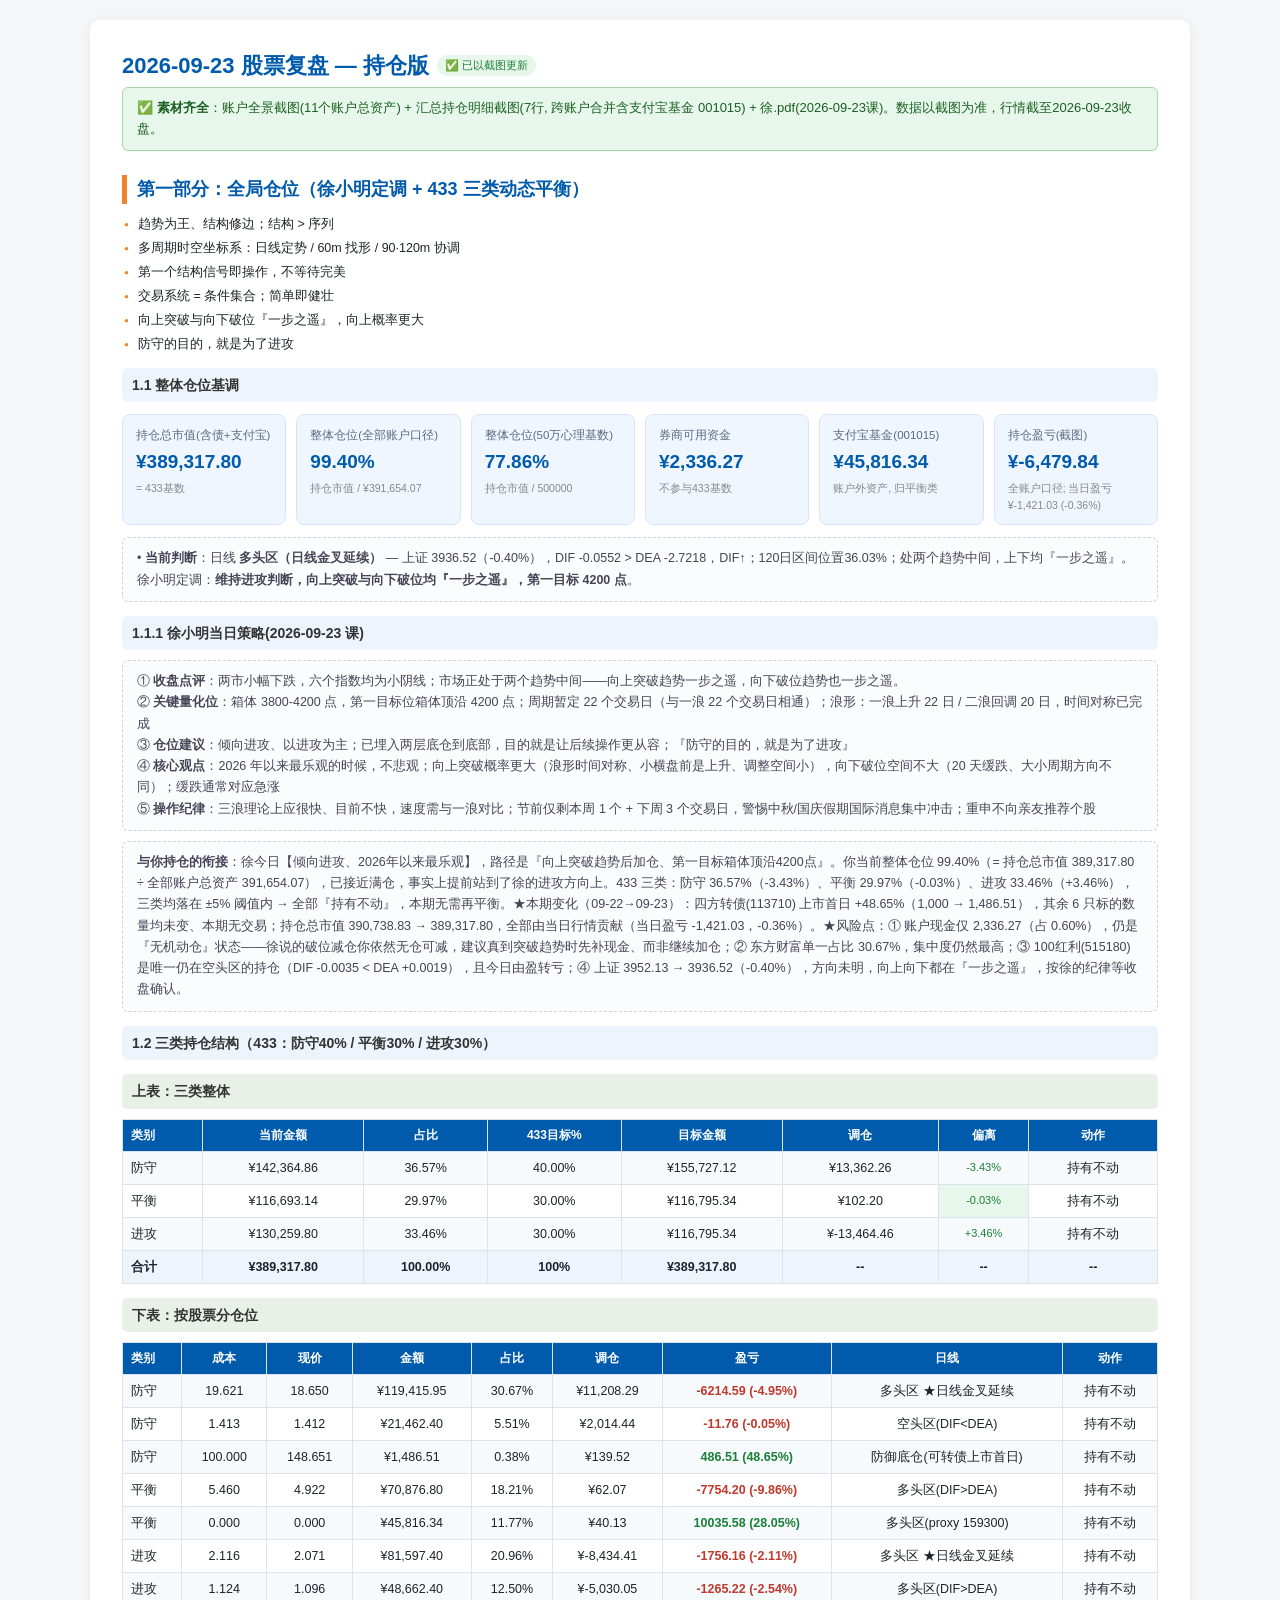
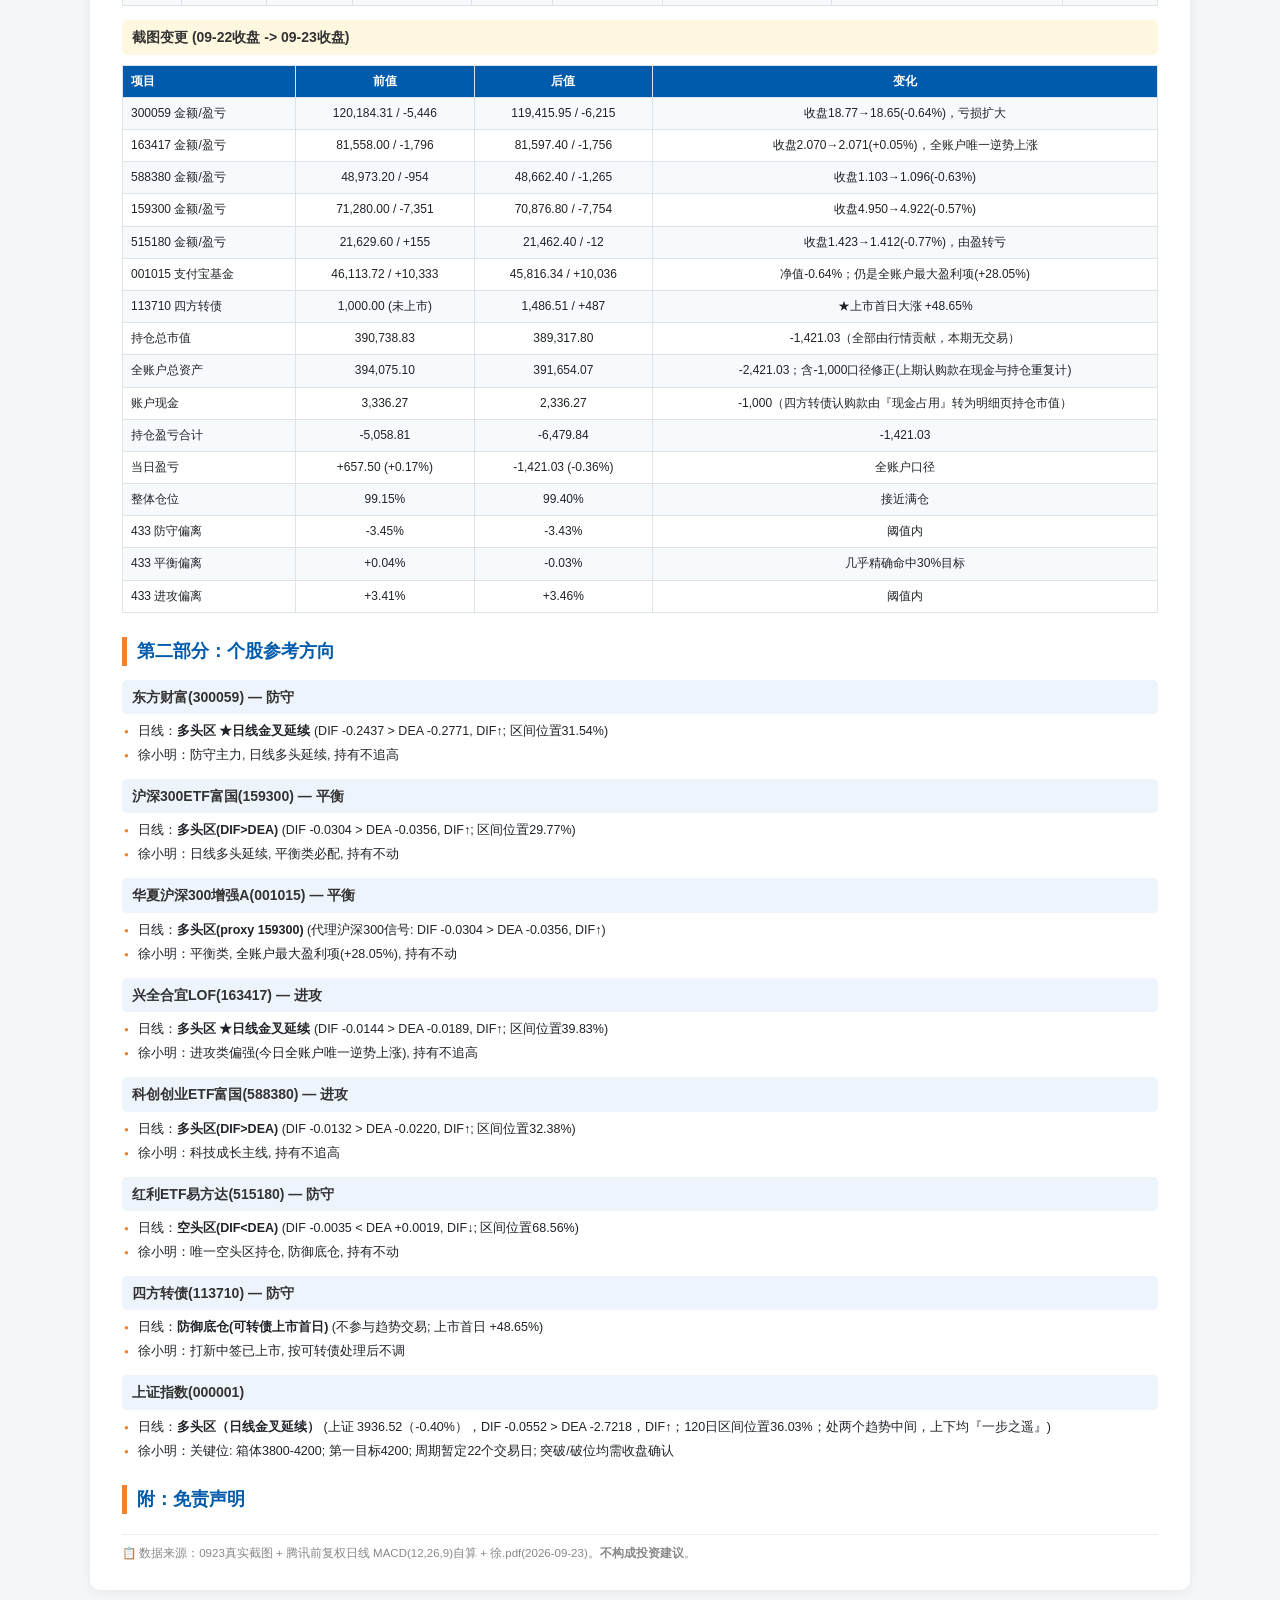
<file: reports/2026-09-23.html>
<!DOCTYPE html><html lang='zh-CN'><head><meta charset='utf-8'>
<meta name='viewport' content='width=device-width,initial-scale=1'>
<title>2026-09-23 股票复盘 — 持仓版</title>
<style>
*{box-sizing:border-box;margin:0;padding:0;font-family:'Microsoft YaHei','微软雅黑','MSYH',sans-serif;}
body{font-family:'Microsoft YaHei','微软雅黑','MSYH',sans-serif;background:#f5f6f8;color:#1f2329;line-height:1.6;padding:20px;}
table,th,td,h1,h2,h3,div,span,p,b{font-family:'Microsoft YaHei','微软雅黑','MSYH',sans-serif;}
.wrap{max-width:1100px;margin:0 auto;background:#fff;border-radius:10px;padding:28px 32px;box-shadow:0 2px 12px rgba(0,0,0,.06);}
h1{font-size:22px;margin:0 0 4px;color:#005BAC;display:flex;align-items:center;gap:8px;}
h1 .badge{font-size:11px;background:#e7f7ec;color:#1a7f37;padding:2px 8px;border-radius:10px;font-weight:400;}
h2{font-size:18px;margin:24px 0 10px;color:#005BAC;border-left:5px solid #EE822F;padding-left:10px;}
h3{font-size:14px;margin:14px 0 7px;color:#333;background:#eef4fb;padding:6px 10px;border-radius:5px;}
.banner{background:#e7f7ec;border:1px solid #a7d7a7;color:#1a5f1f;padding:10px 14px;border-radius:6px;font-size:13px;margin-bottom:16px;}
.kpi{display:flex;flex-wrap:wrap;gap:10px;margin:12px 0;}
.kpi .card{flex:1;min-width:145px;background:#f0f6ff;border:1px solid #d6e4ff;border-radius:8px;padding:11px 13px;}
.kpi .card .l{font-size:11.5px;color:#5a6b7b;}
.kpi .card .v{font-size:19px;font-weight:700;color:#005BAC;margin-top:3px;}
.kpi .card .s{font-size:10.5px;color:#888;margin-top:2px;}
table{border-collapse:collapse;width:100%;margin:10px 0;font-size:12.5px;}
th,td{border:1px solid #dde3ea;padding:6px 8px;text-align:center;}
th{background:#005BAC;color:#fff;font-weight:600;font-size:12px;}
tr:nth-child(even) td{background:#f7fafd;}
td.l,th.l{text-align:left;}
.tag-ok{background:#e7f7ec;color:#1a7f37;border-radius:4px;padding:1px 5px;font-size:11px;}
.tag-warn{background:#fff3e0;color:#b45309;border-radius:4px;padding:1px 5px;font-size:11px;}
.note{background:#fbfcfe;border:1px dashed #c9d4e0;border-radius:6px;padding:10px 14px;font-size:12.5px;color:#445;margin:10px 0;line-height:1.7;}
.bullet{font-size:12.5px;margin:4px 0;padding-left:16px;position:relative;}
.bullet:before{content:'●';position:absolute;left:2px;color:#EE822F;font-size:8px;top:5px;}
.disc{font-size:11.5px;color:#888;margin-top:20px;border-top:1px solid #eee;padding-top:10px;line-height:1.5;}
.chg{color:#c0392b;font-weight:600;}
.chg-up{color:#1a7f37;font-weight:600;}
</style></head><body><div class='wrap'>
<h1>2026-09-23 股票复盘 — 持仓版 <span class='badge'>✅ 已以截图更新</span></h1>
<div class='banner'>✅ <b>素材齐全</b>：账户全景截图(11个账户总资产) + 汇总持仓明细截图(7行, 跨账户合并含支付宝基金 001015) + 徐.pdf(2026-09-23课)。数据以截图为准，行情截至2026-09-23收盘。</div>
<h2>第一部分：全局仓位（徐小明定调 + 433 三类动态平衡）</h2>
<div class='bullet'>趋势为王、结构修边；结构 > 序列</div>
<div class='bullet'>多周期时空坐标系：日线定势 / 60m 找形 / 90·120m 协调</div>
<div class='bullet'>第一个结构信号即操作，不等待完美</div>
<div class='bullet'>交易系统 = 条件集合；简单即健壮</div>
<div class='bullet'>向上突破与向下破位『一步之遥』，向上概率更大</div>
<div class='bullet'>防守的目的，就是为了进攻</div>
<h3>1.1 整体仓位基调</h3>
<div class='kpi'>
<div class='card'><div class='l'>持仓总市值(含债+支付宝)</div><div class='v'>¥389,317.80</div><div class='s'>= 433基数</div></div>
<div class='card'><div class='l'>整体仓位(全部账户口径)</div><div class='v'>99.40%</div><div class='s'>持仓市值 / ¥391,654.07</div></div>
<div class='card'><div class='l'>整体仓位(50万心理基数)</div><div class='v'>77.86%</div><div class='s'>持仓市值 / 500000</div></div>
<div class='card'><div class='l'>券商可用资金</div><div class='v'>¥2,336.27</div><div class='s'>不参与433基数</div></div>
<div class='card'><div class='l'>支付宝基金(001015)</div><div class='v'>¥45,816.34</div><div class='s'>账户外资产, 归平衡类</div></div>
<div class='card'><div class='l'>持仓盈亏(截图)</div><div class='v'>¥-6,479.84</div><div class='s'>全账户口径; 当日盈亏 ¥-1,421.03 (-0.36%)</div></div>
</div>
<div class='note'>
• <b>当前判断</b>：日线 <b>多头区（日线金叉延续）</b> — 上证 3936.52（-0.40%），DIF -0.0552 &gt; DEA -2.7218，DIF↑；120日区间位置36.03%；处两个趋势中间，上下均『一步之遥』。徐小明定调：<b>维持进攻判断，向上突破与向下破位均『一步之遥』，第一目标 4200 点</b>。<br>
</div>
<h3>1.1.1 徐小明当日策略(2026-09-23 课)</h3>
<div class='note'>
① <b>收盘点评</b>：两市小幅下跌，六个指数均为小阴线；市场正处于两个趋势中间——向上突破趋势一步之遥，向下破位趋势也一步之遥。<br>
② <b>关键量化位</b>：箱体 3800-4200 点，第一目标位箱体顶沿 4200 点；周期暂定 22 个交易日（与一浪 22 个交易日相通）；浪形：一浪上升 22 日 / 二浪回调 20 日，时间对称已完成<br>
③ <b>仓位建议</b>：倾向进攻、以进攻为主；已埋入两层底仓到底部，目的就是让后续操作更从容；『防守的目的，就是为了进攻』<br>
④ <b>核心观点</b>：2026 年以来最乐观的时候，不悲观；向上突破概率更大（浪形时间对称、小横盘前是上升、调整空间小），向下破位空间不大（20 天缓跌、大小周期方向不同）；缓跌通常对应急涨<br>
⑤ <b>操作纪律</b>：三浪理论上应很快、目前不快，速度需与一浪对比；节前仅剩本周 1 个 + 下周 3 个交易日，警惕中秋/国庆假期国际消息集中冲击；重申不向亲友推荐个股
</div>
<div class='note'><b>与你持仓的衔接</b>：徐今日【倾向进攻、2026年以来最乐观】，路径是『向上突破趋势后加仓、第一目标箱体顶沿4200点』。你当前整体仓位 99.40%（= 持仓总市值 389,317.80 ÷ 全部账户总资产 391,654.07），已接近满仓，事实上提前站到了徐的进攻方向上。433 三类：防守 36.57%（-3.43%）、平衡 29.97%（-0.03%）、进攻 33.46%（+3.46%），三类均落在 ±5% 阈值内 → 全部『持有不动』，本期无需再平衡。★本期变化（09-22→09-23）：四方转债(113710) 上市首日 +48.65%（1,000 → 1,486.51），其余 6 只标的数量均未变、本期无交易；持仓总市值 390,738.83 → 389,317.80，全部由当日行情贡献（当日盈亏 -1,421.03，-0.36%）。★风险点：① 账户现金仅 2,336.27（占 0.60%），仍是『无机动仓』状态——徐说的破位减仓你依然无仓可减，建议真到突破趋势时先补现金、而非继续加仓；② 东方财富单一占比 30.67%，集中度仍然最高；③ 100红利(515180) 是唯一仍在空头区的持仓（DIF -0.0035 &lt; DEA +0.0019），且今日由盈转亏；④ 上证 3952.13 → 3936.52（-0.40%），方向未明，向上向下都在『一步之遥』，按徐的纪律等收盘确认。</div>
<h3>1.2 三类持仓结构（433：防守40% / 平衡30% / 进攻30%）</h3>
<h3 style='background:#e8f0e8;'>上表：三类整体</h3>
<table><tr><th class='l'>类别</th><th>当前金额</th><th>占比</th><th>433目标%</th><th>目标金额</th><th>调仓</th><th>偏离</th><th>动作</th></tr>
<tr><td class='l'>防守</td><td>¥142,364.86</td><td>36.57%</td><td>40.00%</td><td>¥155,727.12</td><td>¥13,362.26</td><td class='tag-ok'>-3.43%</td><td>持有不动</td></tr>
<tr><td class='l'>平衡</td><td>¥116,693.14</td><td>29.97%</td><td>30.00%</td><td>¥116,795.34</td><td>¥102.20</td><td class='tag-ok'>-0.03%</td><td>持有不动</td></tr>
<tr><td class='l'>进攻</td><td>¥130,259.80</td><td>33.46%</td><td>30.00%</td><td>¥116,795.34</td><td>¥-13,464.46</td><td class='tag-ok'>+3.46%</td><td>持有不动</td></tr>
<tr style='font-weight:700;background:#eef4fb;'><td class='l'>合计</td><td>¥389,317.80</td><td>100.00%</td><td>100%</td><td>¥389,317.80</td><td>--</td><td>--</td><td>--</td></tr>
</table>
<h3 style='background:#e8f0e8;'>下表：按股票分仓位</h3>
<table><tr><th class='l'>类别</th><th>成本</th><th>现价</th><th>金额</th><th>占比</th><th>调仓</th><th>盈亏</th><th>日线</th><th>动作</th></tr>
<tr><td class='l'>防守</td><td>19.621</td><td>18.650</td><td>¥119,415.95</td><td>30.67%</td><td>¥11,208.29</td><td class='chg'>-6214.59 (-4.95%)</td><td>多头区 ★日线金叉延续</td><td>持有不动</td></tr>
<tr><td class='l'>防守</td><td>1.413</td><td>1.412</td><td>¥21,462.40</td><td>5.51%</td><td>¥2,014.44</td><td class='chg'>-11.76 (-0.05%)</td><td>空头区(DIF&lt;DEA)</td><td>持有不动</td></tr>
<tr><td class='l'>防守</td><td>100.000</td><td>148.651</td><td>¥1,486.51</td><td>0.38%</td><td>¥139.52</td><td class='chg-up'>486.51 (48.65%)</td><td>防御底仓(可转债上市首日)</td><td>持有不动</td></tr>
<tr><td class='l'>平衡</td><td>5.460</td><td>4.922</td><td>¥70,876.80</td><td>18.21%</td><td>¥62.07</td><td class='chg'>-7754.20 (-9.86%)</td><td>多头区(DIF&gt;DEA)</td><td>持有不动</td></tr>
<tr><td class='l'>平衡</td><td>0.000</td><td>0.000</td><td>¥45,816.34</td><td>11.77%</td><td>¥40.13</td><td class='chg-up'>10035.58 (28.05%)</td><td>多头区(proxy 159300)</td><td>持有不动</td></tr>
<tr><td class='l'>进攻</td><td>2.116</td><td>2.071</td><td>¥81,597.40</td><td>20.96%</td><td>¥-8,434.41</td><td class='chg'>-1756.16 (-2.11%)</td><td>多头区 ★日线金叉延续</td><td>持有不动</td></tr>
<tr><td class='l'>进攻</td><td>1.124</td><td>1.096</td><td>¥48,662.40</td><td>12.50%</td><td>¥-5,030.05</td><td class='chg'>-1265.22 (-2.54%)</td><td>多头区(DIF&gt;DEA)</td><td>持有不动</td></tr>
</table>
<h3 style='background:#fff8e1;'>截图变更 (09-22收盘 -> 09-23收盘)</h3>
<table style='font-size:12px;'><tr><th class='l'>项目</th><th>前值</th><th>后值</th><th>变化</th></tr>
<tr><td class='l'>300059 金额/盈亏</td><td>120,184.31 / -5,446</td><td>119,415.95 / -6,215</td><td>收盘18.77→18.65(-0.64%)，亏损扩大</td></tr>
<tr><td class='l'>163417 金额/盈亏</td><td>81,558.00 / -1,796</td><td>81,597.40 / -1,756</td><td>收盘2.070→2.071(+0.05%)，全账户唯一逆势上涨</td></tr>
<tr><td class='l'>588380 金额/盈亏</td><td>48,973.20 / -954</td><td>48,662.40 / -1,265</td><td>收盘1.103→1.096(-0.63%)</td></tr>
<tr><td class='l'>159300 金额/盈亏</td><td>71,280.00 / -7,351</td><td>70,876.80 / -7,754</td><td>收盘4.950→4.922(-0.57%)</td></tr>
<tr><td class='l'>515180 金额/盈亏</td><td>21,629.60 / +155</td><td>21,462.40 / -12</td><td>收盘1.423→1.412(-0.77%)，由盈转亏</td></tr>
<tr><td class='l'>001015 支付宝基金</td><td>46,113.72 / +10,333</td><td>45,816.34 / +10,036</td><td>净值-0.64%；仍是全账户最大盈利项(+28.05%)</td></tr>
<tr><td class='l'>113710 四方转债</td><td>1,000.00 (未上市)</td><td>1,486.51 / +487</td><td>★上市首日大涨 +48.65%</td></tr>
<tr><td class='l'>持仓总市值</td><td>390,738.83</td><td>389,317.80</td><td>-1,421.03（全部由行情贡献，本期无交易）</td></tr>
<tr><td class='l'>全账户总资产</td><td>394,075.10</td><td>391,654.07</td><td>-2,421.03；含-1,000口径修正(上期认购款在现金与持仓重复计)</td></tr>
<tr><td class='l'>账户现金</td><td>3,336.27</td><td>2,336.27</td><td>-1,000（四方转债认购款由『现金占用』转为明细页持仓市值）</td></tr>
<tr><td class='l'>持仓盈亏合计</td><td>-5,058.81</td><td>-6,479.84</td><td>-1,421.03</td></tr>
<tr><td class='l'>当日盈亏</td><td>+657.50 (+0.17%)</td><td>-1,421.03 (-0.36%)</td><td>全账户口径</td></tr>
<tr><td class='l'>整体仓位</td><td>99.15%</td><td>99.40%</td><td>接近满仓</td></tr>
<tr><td class='l'>433 防守偏离</td><td>-3.45%</td><td>-3.43%</td><td>阈值内</td></tr>
<tr><td class='l'>433 平衡偏离</td><td>+0.04%</td><td>-0.03%</td><td>几乎精确命中30%目标</td></tr>
<tr><td class='l'>433 进攻偏离</td><td>+3.41%</td><td>+3.46%</td><td>阈值内</td></tr>
</table>
<h2>第二部分：个股参考方向</h2>
<h3>东方财富(300059) — 防守</h3>
<div class='bullet'>日线：<b>多头区 ★日线金叉延续</b> (DIF -0.2437 &gt; DEA -0.2771, DIF↑; 区间位置31.54%)</div>
<div class='bullet'>徐小明：防守主力, 日线多头延续, 持有不追高</div>
<h3>沪深300ETF富国(159300) — 平衡</h3>
<div class='bullet'>日线：<b>多头区(DIF&gt;DEA)</b> (DIF -0.0304 &gt; DEA -0.0356, DIF↑; 区间位置29.77%)</div>
<div class='bullet'>徐小明：日线多头延续, 平衡类必配, 持有不动</div>
<h3>华夏沪深300增强A(001015) — 平衡</h3>
<div class='bullet'>日线：<b>多头区(proxy 159300)</b> (代理沪深300信号: DIF -0.0304 &gt; DEA -0.0356, DIF↑)</div>
<div class='bullet'>徐小明：平衡类, 全账户最大盈利项(+28.05%), 持有不动</div>
<h3>兴全合宜LOF(163417) — 进攻</h3>
<div class='bullet'>日线：<b>多头区 ★日线金叉延续</b> (DIF -0.0144 &gt; DEA -0.0189, DIF↑; 区间位置39.83%)</div>
<div class='bullet'>徐小明：进攻类偏强(今日全账户唯一逆势上涨), 持有不追高</div>
<h3>科创创业ETF富国(588380) — 进攻</h3>
<div class='bullet'>日线：<b>多头区(DIF&gt;DEA)</b> (DIF -0.0132 &gt; DEA -0.0220, DIF↑; 区间位置32.38%)</div>
<div class='bullet'>徐小明：科技成长主线, 持有不追高</div>
<h3>红利ETF易方达(515180) — 防守</h3>
<div class='bullet'>日线：<b>空头区(DIF&lt;DEA)</b> (DIF -0.0035 &lt; DEA +0.0019, DIF↓; 区间位置68.56%)</div>
<div class='bullet'>徐小明：唯一空头区持仓, 防御底仓, 持有不动</div>
<h3>四方转债(113710) — 防守</h3>
<div class='bullet'>日线：<b>防御底仓(可转债上市首日)</b> (不参与趋势交易; 上市首日 +48.65%)</div>
<div class='bullet'>徐小明：打新中签已上市, 按可转债处理后不调</div>
<h3>上证指数(000001)</h3>
<div class='bullet'>日线：<b>多头区（日线金叉延续）</b> (上证 3936.52（-0.40%），DIF -0.0552 &gt; DEA -2.7218，DIF↑；120日区间位置36.03%；处两个趋势中间，上下均『一步之遥』)</div>
<div class='bullet'>徐小明：关键位: 箱体3800-4200; 第一目标4200; 周期暂定22个交易日; 突破/破位均需收盘确认</div>
<h2>附：免责声明</h2>
<div class='disc'>📋 数据来源：0923真实截图 + 腾讯前复权日线 MACD(12,26,9)自算 + 徐.pdf(2026-09-23)。<b>不构成投资建议</b>。</div>
</div></body></html>
</file>
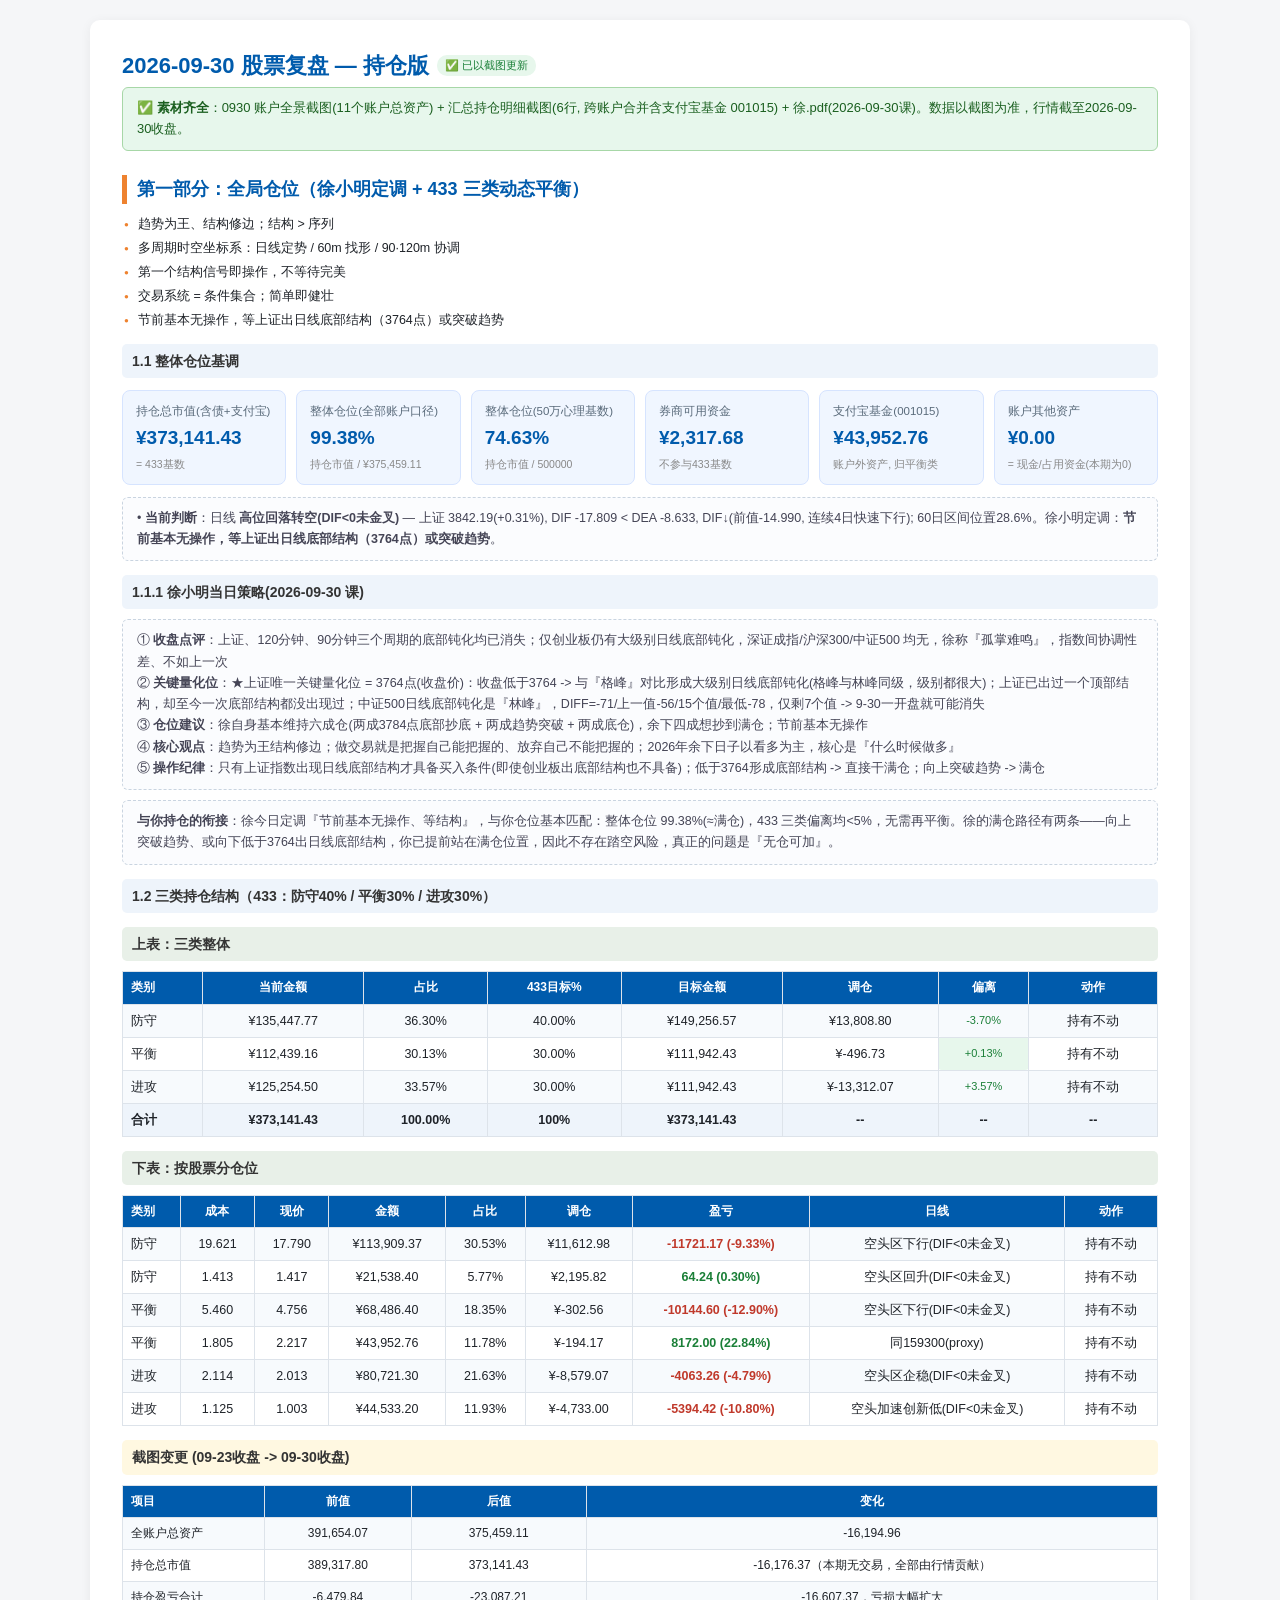
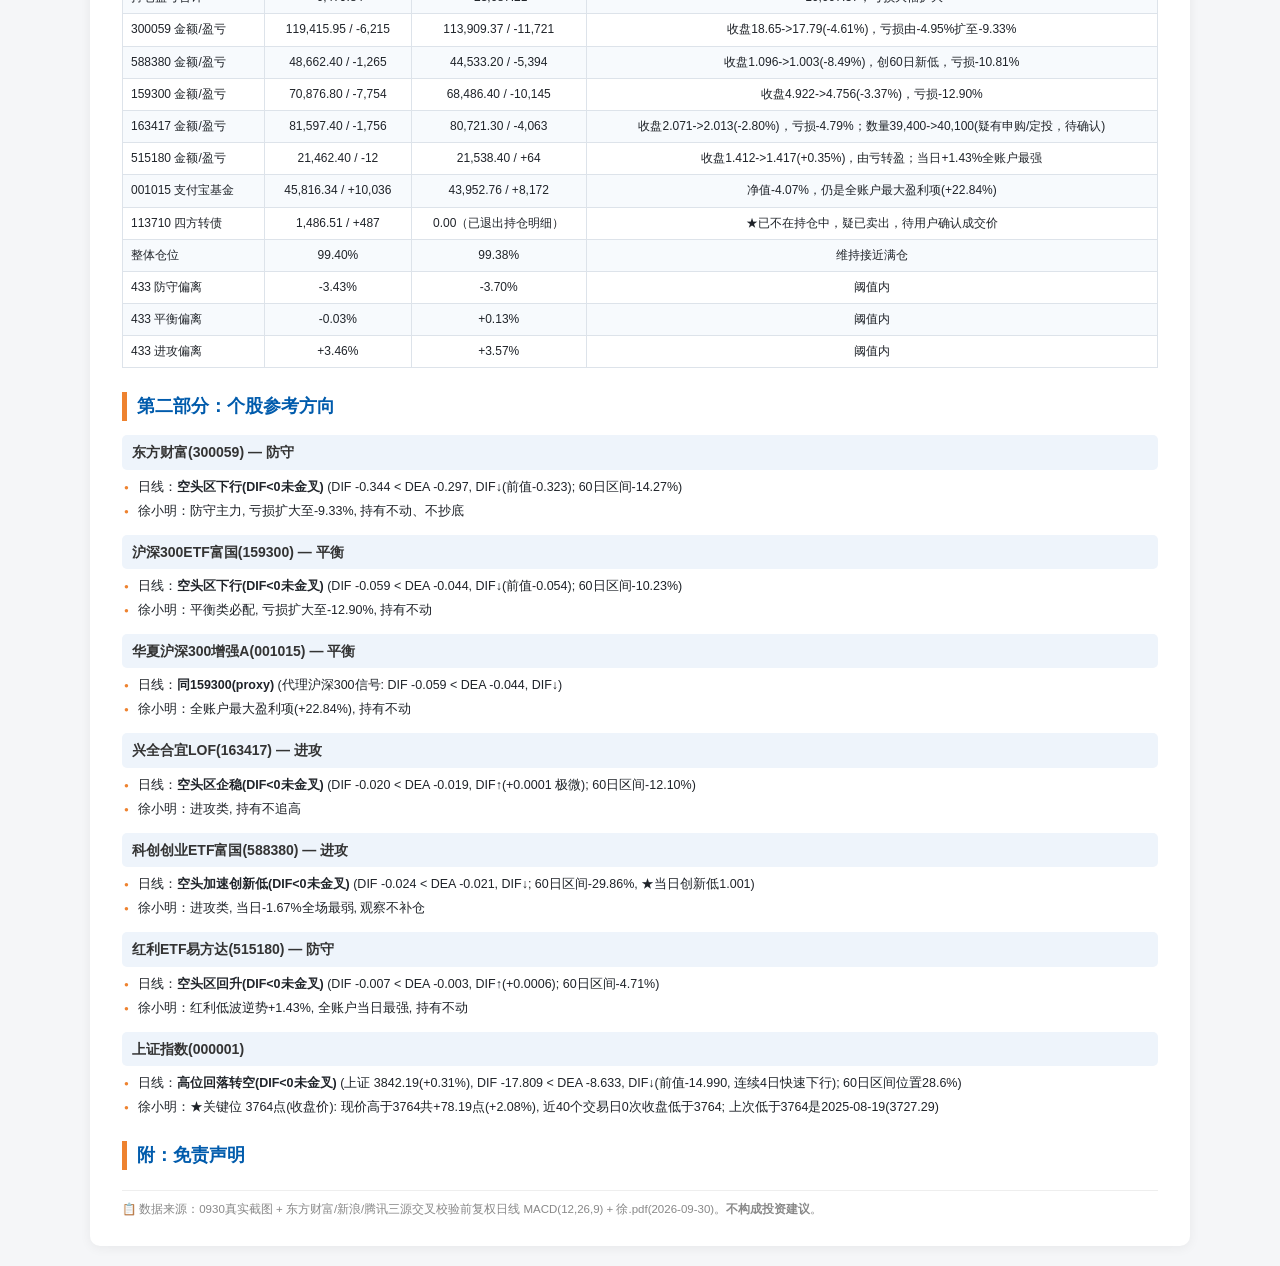
<file: reports/2026-09-30.html>
<!DOCTYPE html><html lang='zh-CN'><head><meta charset='utf-8'>
<meta name='viewport' content='width=device-width,initial-scale=1'>
<title>2026-09-30 股票复盘 — 持仓版</title>
<style>
*{box-sizing:border-box;margin:0;padding:0;font-family:'Microsoft YaHei','微软雅黑','MSYH',sans-serif;}
body{font-family:'Microsoft YaHei','微软雅黑','MSYH',sans-serif;background:#f5f6f8;color:#1f2329;line-height:1.6;padding:20px;}
table,th,td,h1,h2,h3,div,span,p,b{font-family:'Microsoft YaHei','微软雅黑','MSYH',sans-serif;}
.wrap{max-width:1100px;margin:0 auto;background:#fff;border-radius:10px;padding:28px 32px;box-shadow:0 2px 12px rgba(0,0,0,.06);}
h1{font-size:22px;margin:0 0 4px;color:#005BAC;display:flex;align-items:center;gap:8px;}
h1 .badge{font-size:11px;background:#e7f7ec;color:#1a7f37;padding:2px 8px;border-radius:10px;font-weight:400;}
h2{font-size:18px;margin:24px 0 10px;color:#005BAC;border-left:5px solid #EE822F;padding-left:10px;}
h3{font-size:14px;margin:14px 0 7px;color:#333;background:#eef4fb;padding:6px 10px;border-radius:5px;}
.banner{background:#e7f7ec;border:1px solid #a7d7a7;color:#1a5f1f;padding:10px 14px;border-radius:6px;font-size:13px;margin-bottom:16px;}
.kpi{display:flex;flex-wrap:wrap;gap:10px;margin:12px 0;}
.kpi .card{flex:1;min-width:145px;background:#f0f6ff;border:1px solid #d6e4ff;border-radius:8px;padding:11px 13px;}
.kpi .card .l{font-size:11.5px;color:#5a6b7b;}
.kpi .card .v{font-size:19px;font-weight:700;color:#005BAC;margin-top:3px;}
.kpi .card .s{font-size:10.5px;color:#888;margin-top:2px;}
table{border-collapse:collapse;width:100%;margin:10px 0;font-size:12.5px;}
th,td{border:1px solid #dde3ea;padding:6px 8px;text-align:center;}
th{background:#005BAC;color:#fff;font-weight:600;font-size:12px;}
tr:nth-child(even) td{background:#f7fafd;}
td.l,th.l{text-align:left;}
.tag-ok{background:#e7f7ec;color:#1a7f37;border-radius:4px;padding:1px 5px;font-size:11px;}
.tag-warn{background:#fff3e0;color:#b45309;border-radius:4px;padding:1px 5px;font-size:11px;}
.note{background:#fbfcfe;border:1px dashed #c9d4e0;border-radius:6px;padding:10px 14px;font-size:12.5px;color:#445;margin:10px 0;line-height:1.7;}
.bullet{font-size:12.5px;margin:4px 0;padding-left:16px;position:relative;}
.bullet:before{content:'●';position:absolute;left:2px;color:#EE822F;font-size:8px;top:5px;}
.disc{font-size:11.5px;color:#888;margin-top:20px;border-top:1px solid #eee;padding-top:10px;line-height:1.5;}
.chg{color:#c0392b;font-weight:600;}
.chg-up{color:#1a7f37;font-weight:600;}
</style></head><body><div class='wrap'>
<h1>2026-09-30 股票复盘 — 持仓版 <span class='badge'>✅ 已以截图更新</span></h1>
<div class='banner'>✅ <b>素材齐全</b>：0930 账户全景截图(11个账户总资产) + 汇总持仓明细截图(6行, 跨账户合并含支付宝基金 001015) + 徐.pdf(2026-09-30课)。数据以截图为准，行情截至2026-09-30收盘。</div>
<h2>第一部分：全局仓位（徐小明定调 + 433 三类动态平衡）</h2>
<div class='bullet'>趋势为王、结构修边；结构 &gt; 序列</div>
<div class='bullet'>多周期时空坐标系：日线定势 / 60m 找形 / 90·120m 协调</div>
<div class='bullet'>第一个结构信号即操作，不等待完美</div>
<div class='bullet'>交易系统 = 条件集合；简单即健壮</div>
<div class='bullet'>节前基本无操作，等上证出日线底部结构（3764点）或突破趋势</div>
<h3>1.1 整体仓位基调</h3>
<div class='kpi'>
<div class='card'><div class='l'>持仓总市值(含债+支付宝)</div><div class='v'>¥373,141.43</div><div class='s'>= 433基数</div></div>
<div class='card'><div class='l'>整体仓位(全部账户口径)</div><div class='v'>99.38%</div><div class='s'>持仓市值 / ¥375,459.11</div></div>
<div class='card'><div class='l'>整体仓位(50万心理基数)</div><div class='v'>74.63%</div><div class='s'>持仓市值 / 500000</div></div>
<div class='card'><div class='l'>券商可用资金</div><div class='v'>¥2,317.68</div><div class='s'>不参与433基数</div></div>
<div class='card'><div class='l'>支付宝基金(001015)</div><div class='v'>¥43,952.76</div><div class='s'>账户外资产, 归平衡类</div></div>
<div class='card'><div class='l'>账户其他资产</div><div class='v'>¥0.00</div><div class='s'>= 现金/占用资金(本期为0)</div></div>
</div>
<div class='note'>
• <b>当前判断</b>：日线 <b>高位回落转空(DIF&lt;0未金叉)</b> — 上证 3842.19(+0.31%), DIF -17.809 &lt; DEA -8.633, DIF↓(前值-14.990, 连续4日快速下行); 60日区间位置28.6%。徐小明定调：<b>节前基本无操作，等上证出日线底部结构（3764点）或突破趋势</b>。<br>
</div>
<h3>1.1.1 徐小明当日策略(2026-09-30 课)</h3>
<div class='note'>
① <b>收盘点评</b>：上证、120分钟、90分钟三个周期的底部钝化均已消失；仅创业板仍有大级别日线底部钝化，深证成指/沪深300/中证500 均无，徐称『孤掌难鸣』，指数间协调性差、不如上一次<br>
② <b>关键量化位</b>：★上证唯一关键量化位 = 3764点(收盘价)：收盘低于3764 -&gt; 与『格峰』对比形成大级别日线底部钝化(格峰与林峰同级，级别都很大)；上证已出过一个顶部结构，却至今一次底部结构都没出现过；中证500日线底部钝化是『林峰』，DIFF=-71/上一值-56/15个值/最低-78，仅剩7个值 -&gt; 9-30一开盘就可能消失<br>
③ <b>仓位建议</b>：徐自身基本维持六成仓(两成3784点底部抄底 + 两成趋势突破 + 两成底仓)，余下四成想抄到满仓；节前基本无操作<br>
④ <b>核心观点</b>：趋势为王结构修边；做交易就是把握自己能把握的、放弃自己不能把握的；2026年余下日子以看多为主，核心是『什么时候做多』<br>
⑤ <b>操作纪律</b>：只有上证指数出现日线底部结构才具备买入条件(即使创业板出底部结构也不具备)；低于3764形成底部结构 -&gt; 直接干满仓；向上突破趋势 -&gt; 满仓
</div>
<div class='note'><b>与你持仓的衔接</b>：徐今日定调『节前基本无操作、等结构』，与你仓位基本匹配：整体仓位 99.38%(≈满仓)，433 三类偏离均&lt;5%，无需再平衡。徐的满仓路径有两条——向上突破趋势、或向下低于3764出日线底部结构，你已提前站在满仓位置，因此不存在踏空风险，真正的问题是『无仓可加』。</div>
<h3>1.2 三类持仓结构（433：防守40% / 平衡30% / 进攻30%）</h3>
<h3 style='background:#e8f0e8;'>上表：三类整体</h3>
<table><tr><th class='l'>类别</th><th>当前金额</th><th>占比</th><th>433目标%</th><th>目标金额</th><th>调仓</th><th>偏离</th><th>动作</th></tr>
<tr><td class='l'>防守</td><td>¥135,447.77</td><td>36.30%</td><td>40.00%</td><td>¥149,256.57</td><td>¥13,808.80</td><td class='tag-ok'>-3.70%</td><td>持有不动</td></tr>
<tr><td class='l'>平衡</td><td>¥112,439.16</td><td>30.13%</td><td>30.00%</td><td>¥111,942.43</td><td>¥-496.73</td><td class='tag-ok'>+0.13%</td><td>持有不动</td></tr>
<tr><td class='l'>进攻</td><td>¥125,254.50</td><td>33.57%</td><td>30.00%</td><td>¥111,942.43</td><td>¥-13,312.07</td><td class='tag-ok'>+3.57%</td><td>持有不动</td></tr>
<tr style='font-weight:700;background:#eef4fb;'><td class='l'>合计</td><td>¥373,141.43</td><td>100.00%</td><td>100%</td><td>¥373,141.43</td><td>--</td><td>--</td><td>--</td></tr>
</table>
<h3 style='background:#e8f0e8;'>下表：按股票分仓位</h3>
<table><tr><th class='l'>类别</th><th>成本</th><th>现价</th><th>金额</th><th>占比</th><th>调仓</th><th>盈亏</th><th>日线</th><th>动作</th></tr>
<tr><td class='l'>防守</td><td>19.621</td><td>17.790</td><td>¥113,909.37</td><td>30.53%</td><td>¥11,612.98</td><td class='chg'>-11721.17 (-9.33%)</td><td>空头区下行(DIF&lt;0未金叉)</td><td>持有不动</td></tr>
<tr><td class='l'>防守</td><td>1.413</td><td>1.417</td><td>¥21,538.40</td><td>5.77%</td><td>¥2,195.82</td><td class='chg-up'>64.24 (0.30%)</td><td>空头区回升(DIF&lt;0未金叉)</td><td>持有不动</td></tr>
<tr><td class='l'>平衡</td><td>5.460</td><td>4.756</td><td>¥68,486.40</td><td>18.35%</td><td>¥-302.56</td><td class='chg'>-10144.60 (-12.90%)</td><td>空头区下行(DIF&lt;0未金叉)</td><td>持有不动</td></tr>
<tr><td class='l'>平衡</td><td>1.805</td><td>2.217</td><td>¥43,952.76</td><td>11.78%</td><td>¥-194.17</td><td class='chg-up'>8172.00 (22.84%)</td><td>同159300(proxy)</td><td>持有不动</td></tr>
<tr><td class='l'>进攻</td><td>2.114</td><td>2.013</td><td>¥80,721.30</td><td>21.63%</td><td>¥-8,579.07</td><td class='chg'>-4063.26 (-4.79%)</td><td>空头区企稳(DIF&lt;0未金叉)</td><td>持有不动</td></tr>
<tr><td class='l'>进攻</td><td>1.125</td><td>1.003</td><td>¥44,533.20</td><td>11.93%</td><td>¥-4,733.00</td><td class='chg'>-5394.42 (-10.80%)</td><td>空头加速创新低(DIF&lt;0未金叉)</td><td>持有不动</td></tr>
</table>
<h3 style='background:#fff8e1;'>截图变更 (09-23收盘 -> 09-30收盘)</h3>
<table style='font-size:12px;'><tr><th class='l'>项目</th><th>前值</th><th>后值</th><th>变化</th></tr>
<tr><td class='l'>全账户总资产</td><td>391,654.07</td><td>375,459.11</td><td>-16,194.96</td></tr>
<tr><td class='l'>持仓总市值</td><td>389,317.80</td><td>373,141.43</td><td>-16,176.37（本期无交易，全部由行情贡献）</td></tr>
<tr><td class='l'>持仓盈亏合计</td><td>-6,479.84</td><td>-23,087.21</td><td>-16,607.37，亏损大幅扩大</td></tr>
<tr><td class='l'>300059 金额/盈亏</td><td>119,415.95 / -6,215</td><td>113,909.37 / -11,721</td><td>收盘18.65-&gt;17.79(-4.61%)，亏损由-4.95%扩至-9.33%</td></tr>
<tr><td class='l'>588380 金额/盈亏</td><td>48,662.40 / -1,265</td><td>44,533.20 / -5,394</td><td>收盘1.096-&gt;1.003(-8.49%)，创60日新低，亏损-10.81%</td></tr>
<tr><td class='l'>159300 金额/盈亏</td><td>70,876.80 / -7,754</td><td>68,486.40 / -10,145</td><td>收盘4.922-&gt;4.756(-3.37%)，亏损-12.90%</td></tr>
<tr><td class='l'>163417 金额/盈亏</td><td>81,597.40 / -1,756</td><td>80,721.30 / -4,063</td><td>收盘2.071-&gt;2.013(-2.80%)，亏损-4.79%；数量39,400-&gt;40,100(疑有申购/定投，待确认)</td></tr>
<tr><td class='l'>515180 金额/盈亏</td><td>21,462.40 / -12</td><td>21,538.40 / +64</td><td>收盘1.412-&gt;1.417(+0.35%)，由亏转盈；当日+1.43%全账户最强</td></tr>
<tr><td class='l'>001015 支付宝基金</td><td>45,816.34 / +10,036</td><td>43,952.76 / +8,172</td><td>净值-4.07%，仍是全账户最大盈利项(+22.84%)</td></tr>
<tr><td class='l'>113710 四方转债</td><td>1,486.51 / +487</td><td>0.00（已退出持仓明细）</td><td>★已不在持仓中，疑已卖出，待用户确认成交价</td></tr>
<tr><td class='l'>整体仓位</td><td>99.40%</td><td>99.38%</td><td>维持接近满仓</td></tr>
<tr><td class='l'>433 防守偏离</td><td>-3.43%</td><td>-3.70%</td><td>阈值内</td></tr>
<tr><td class='l'>433 平衡偏离</td><td>-0.03%</td><td>+0.13%</td><td>阈值内</td></tr>
<tr><td class='l'>433 进攻偏离</td><td>+3.46%</td><td>+3.57%</td><td>阈值内</td></tr>
</table>
<h2>第二部分：个股参考方向</h2>
<h3>东方财富(300059) — 防守</h3>
<div class='bullet'>日线：<b>空头区下行(DIF&lt;0未金叉)</b> (DIF -0.344 &lt; DEA -0.297, DIF↓(前值-0.323); 60日区间-14.27%)</div>
<div class='bullet'>徐小明：防守主力, 亏损扩大至-9.33%, 持有不动、不抄底</div>
<h3>沪深300ETF富国(159300) — 平衡</h3>
<div class='bullet'>日线：<b>空头区下行(DIF&lt;0未金叉)</b> (DIF -0.059 &lt; DEA -0.044, DIF↓(前值-0.054); 60日区间-10.23%)</div>
<div class='bullet'>徐小明：平衡类必配, 亏损扩大至-12.90%, 持有不动</div>
<h3>华夏沪深300增强A(001015) — 平衡</h3>
<div class='bullet'>日线：<b>同159300(proxy)</b> (代理沪深300信号: DIF -0.059 &lt; DEA -0.044, DIF↓)</div>
<div class='bullet'>徐小明：全账户最大盈利项(+22.84%), 持有不动</div>
<h3>兴全合宜LOF(163417) — 进攻</h3>
<div class='bullet'>日线：<b>空头区企稳(DIF&lt;0未金叉)</b> (DIF -0.020 &lt; DEA -0.019, DIF↑(+0.0001 极微); 60日区间-12.10%)</div>
<div class='bullet'>徐小明：进攻类, 持有不追高</div>
<h3>科创创业ETF富国(588380) — 进攻</h3>
<div class='bullet'>日线：<b>空头加速创新低(DIF&lt;0未金叉)</b> (DIF -0.024 &lt; DEA -0.021, DIF↓; 60日区间-29.86%, ★当日创新低1.001)</div>
<div class='bullet'>徐小明：进攻类, 当日-1.67%全场最弱, 观察不补仓</div>
<h3>红利ETF易方达(515180) — 防守</h3>
<div class='bullet'>日线：<b>空头区回升(DIF&lt;0未金叉)</b> (DIF -0.007 &lt; DEA -0.003, DIF↑(+0.0006); 60日区间-4.71%)</div>
<div class='bullet'>徐小明：红利低波逆势+1.43%, 全账户当日最强, 持有不动</div>
<h3>上证指数(000001)</h3>
<div class='bullet'>日线：<b>高位回落转空(DIF&lt;0未金叉)</b> (上证 3842.19(+0.31%), DIF -17.809 &lt; DEA -8.633, DIF↓(前值-14.990, 连续4日快速下行); 60日区间位置28.6%)</div>
<div class='bullet'>徐小明：★关键位 3764点(收盘价): 现价高于3764共+78.19点(+2.08%), 近40个交易日0次收盘低于3764; 上次低于3764是2025-08-19(3727.29)</div>
<h2>附：免责声明</h2>
<div class='disc'>📋 数据来源：0930真实截图 + 东方财富/新浪/腾讯三源交叉校验前复权日线 MACD(12,26,9) + 徐.pdf(2026-09-30)。<b>不构成投资建议</b>。</div>
</div></body></html>
</file>
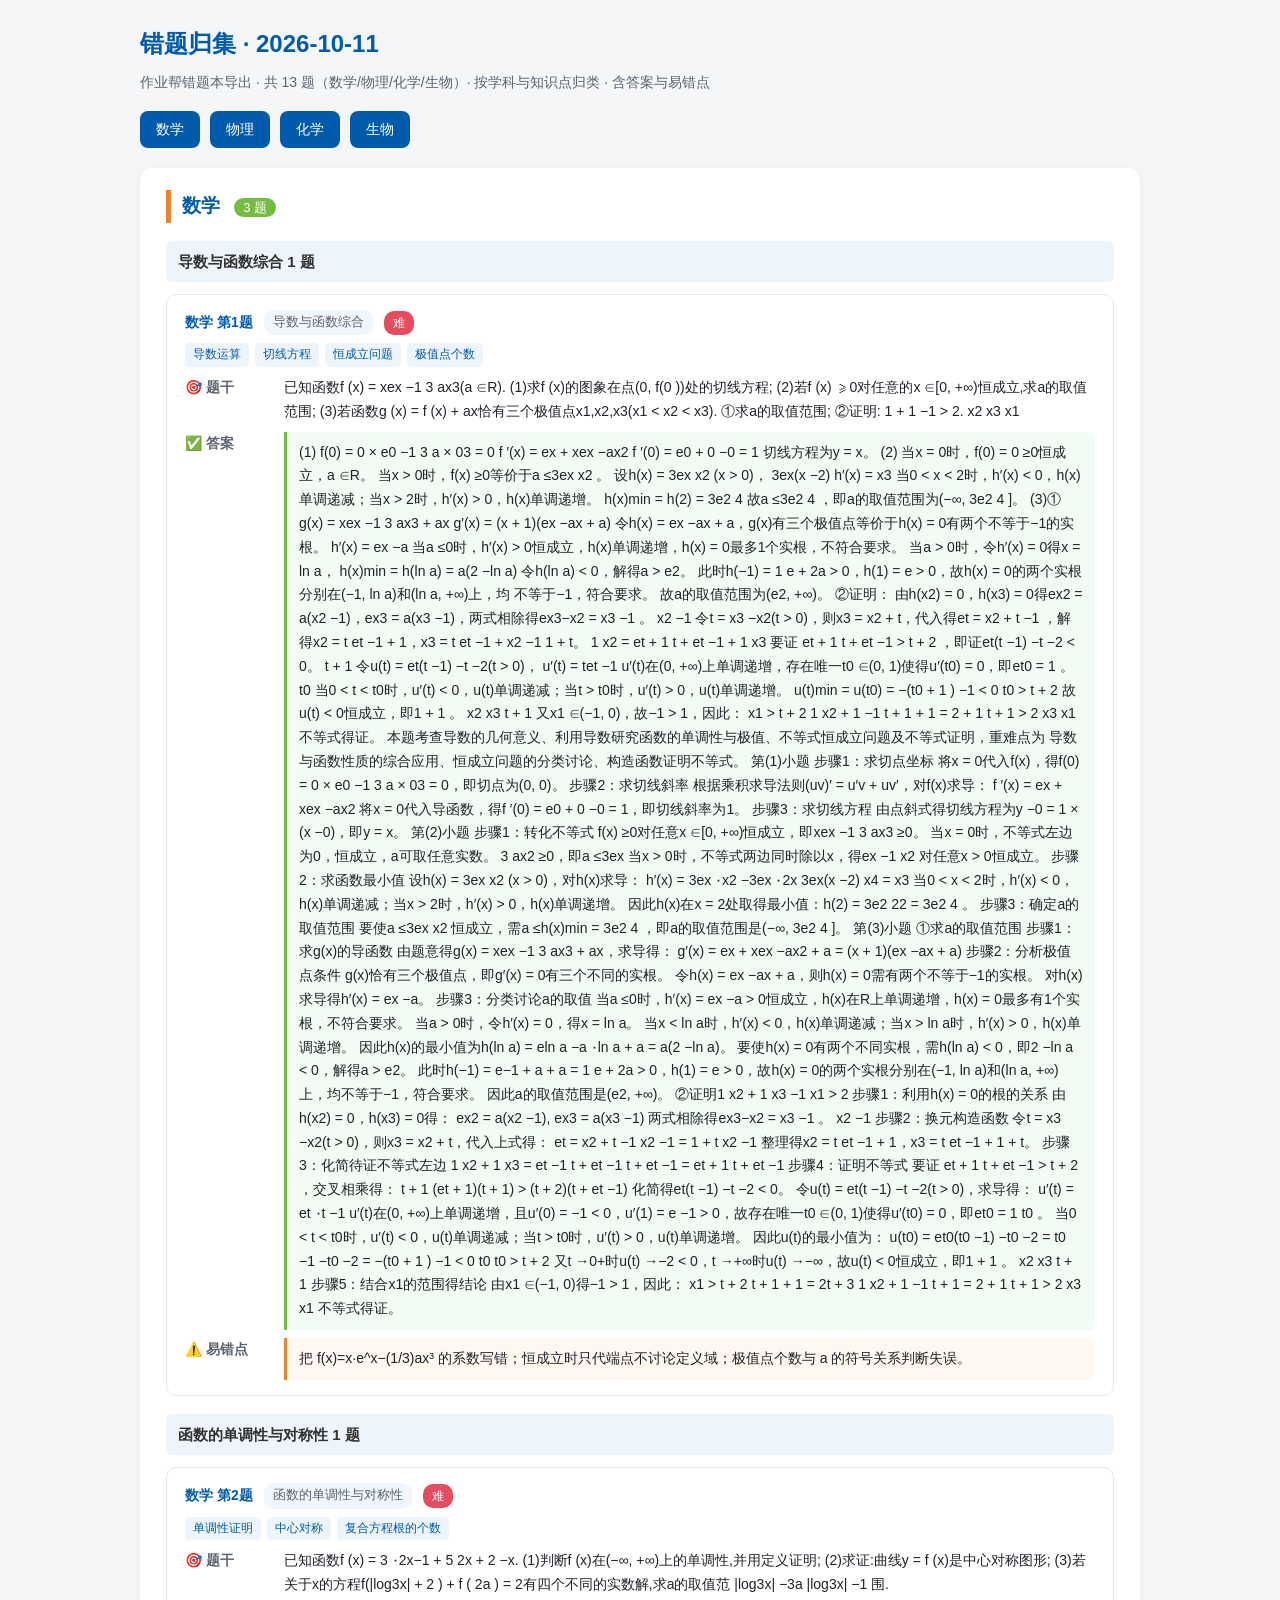
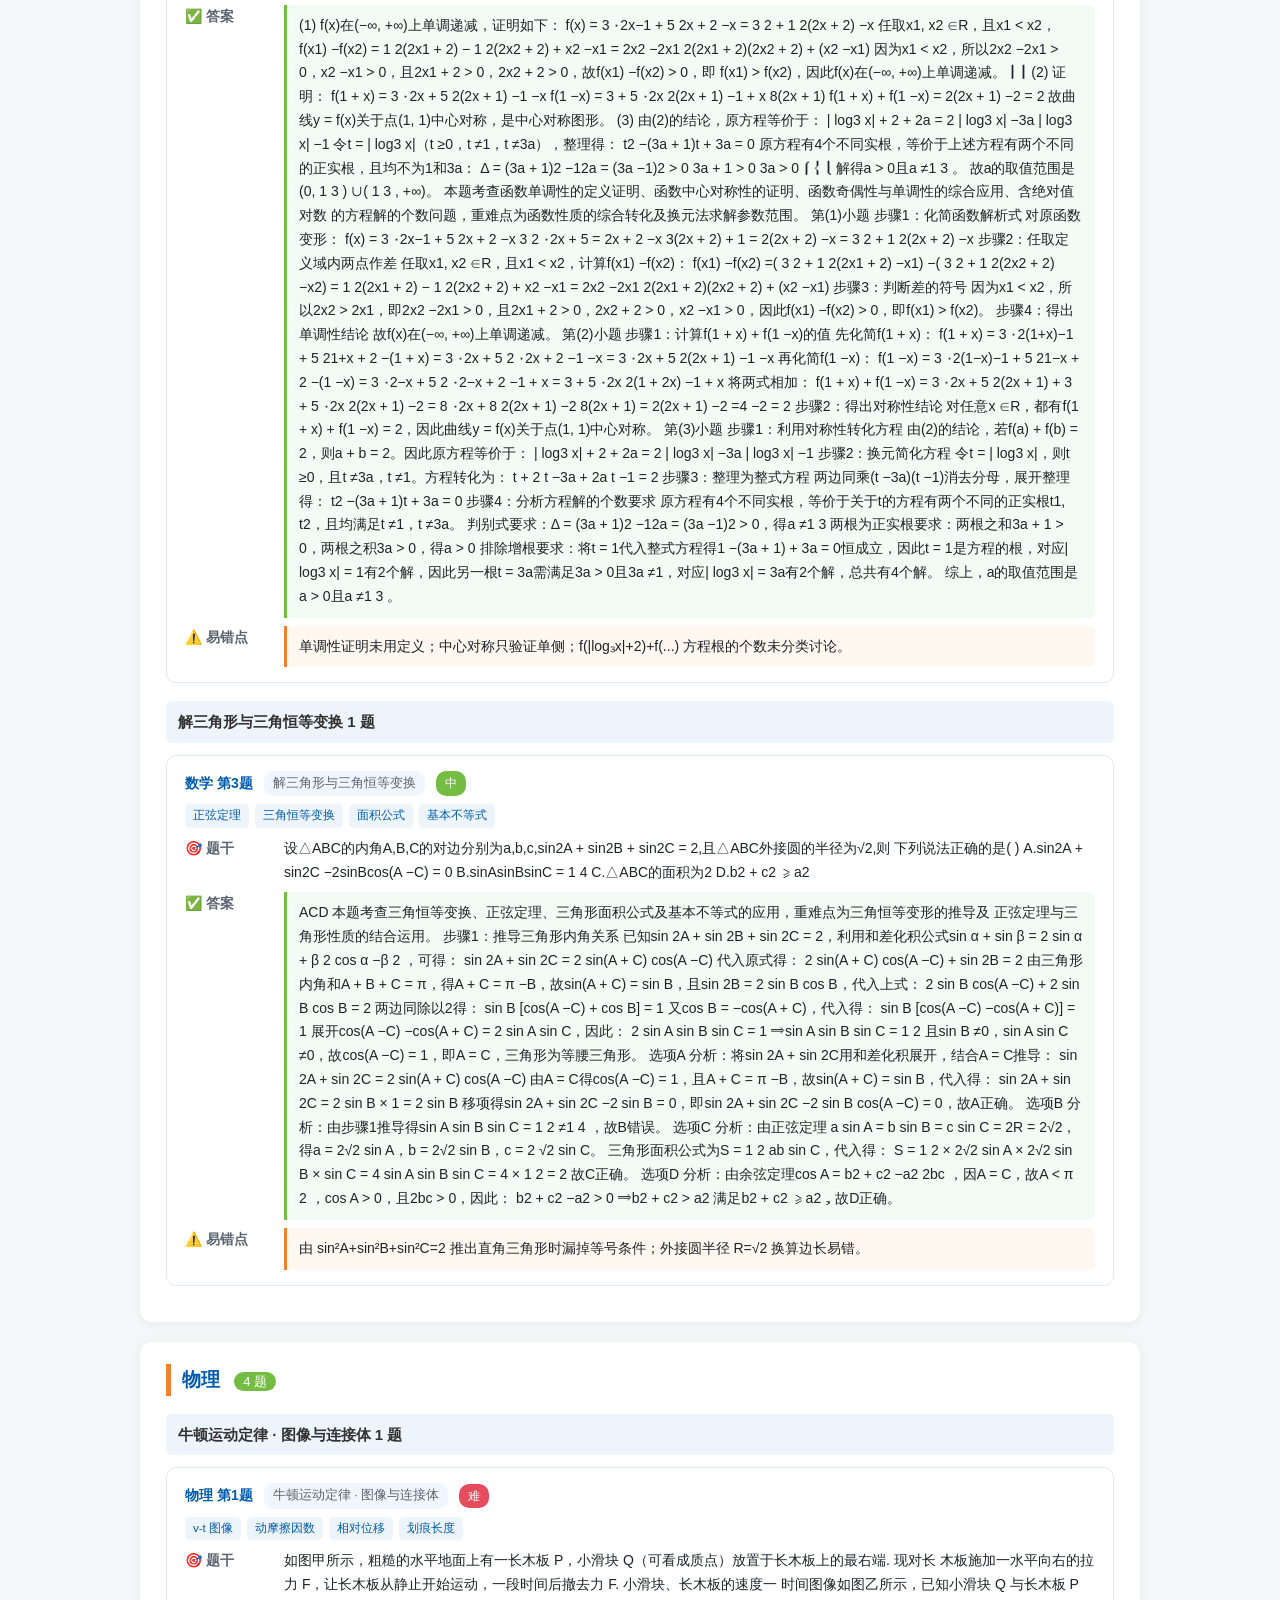
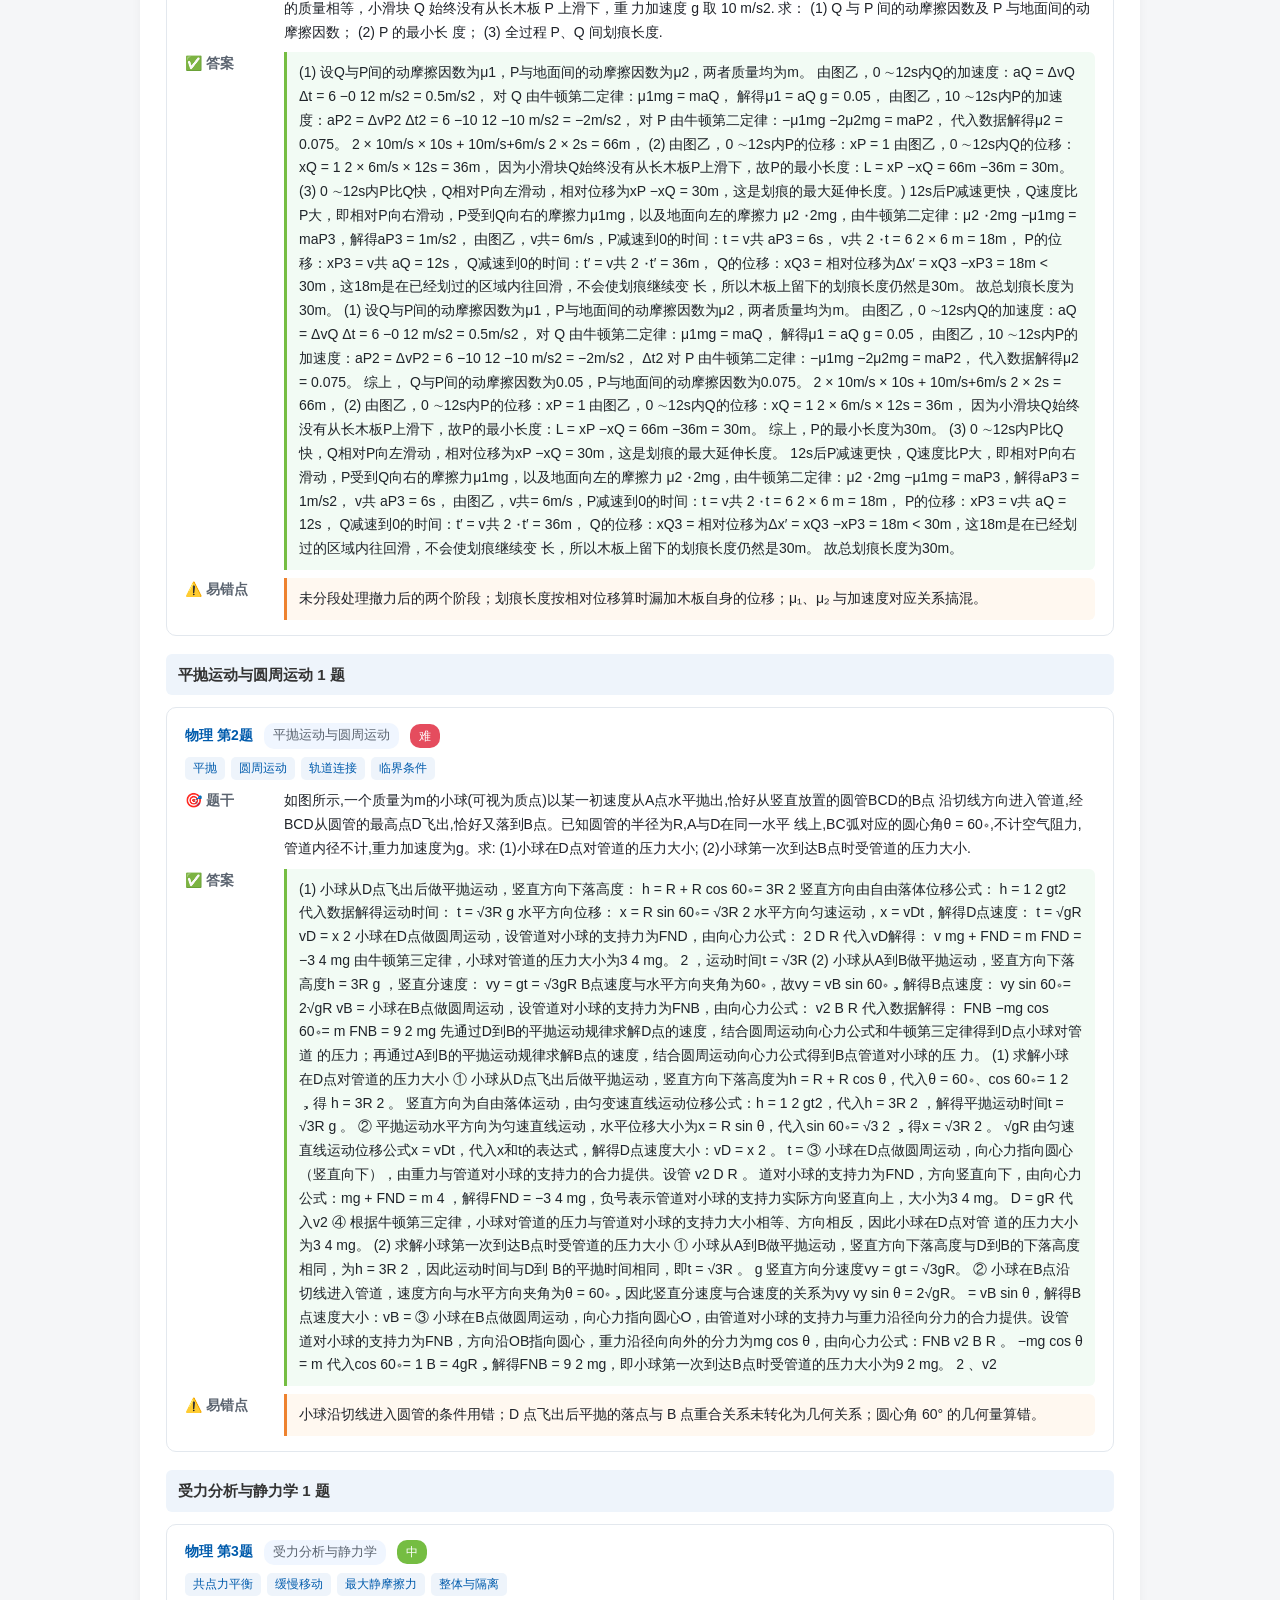
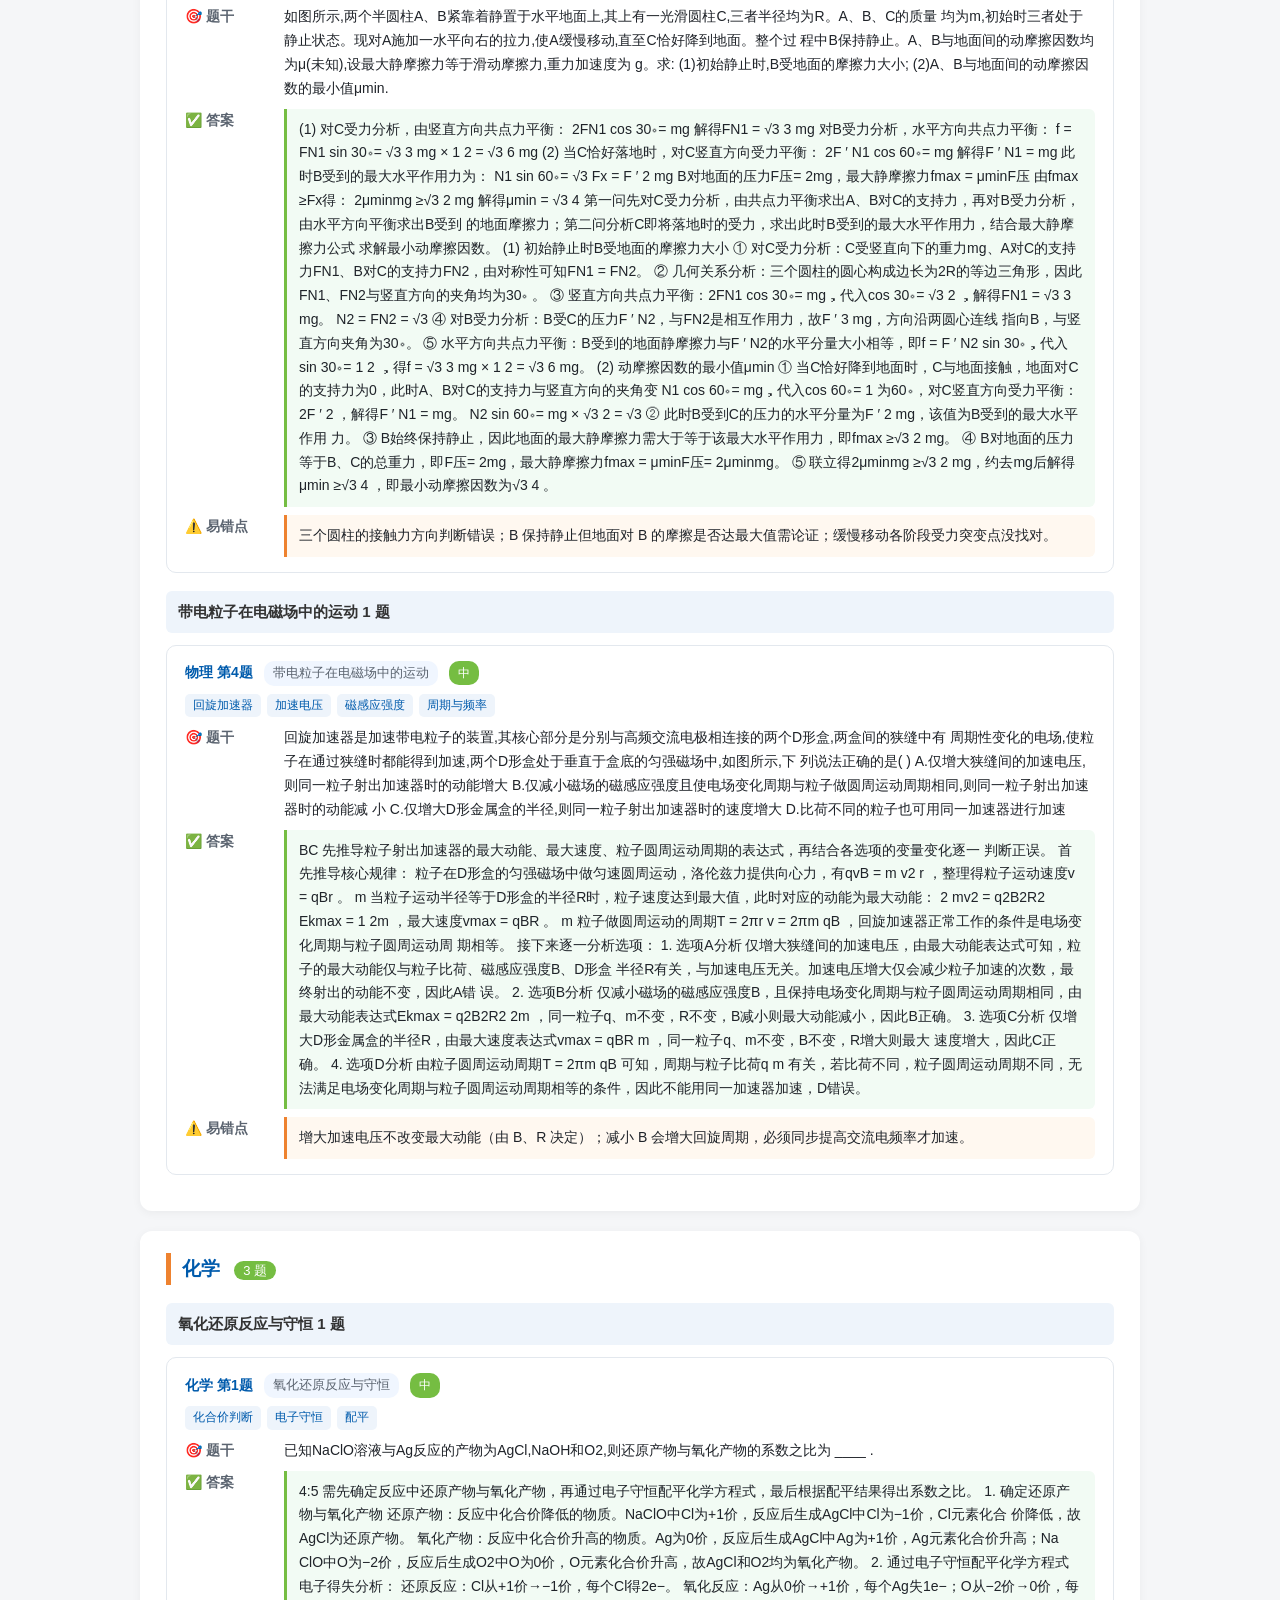
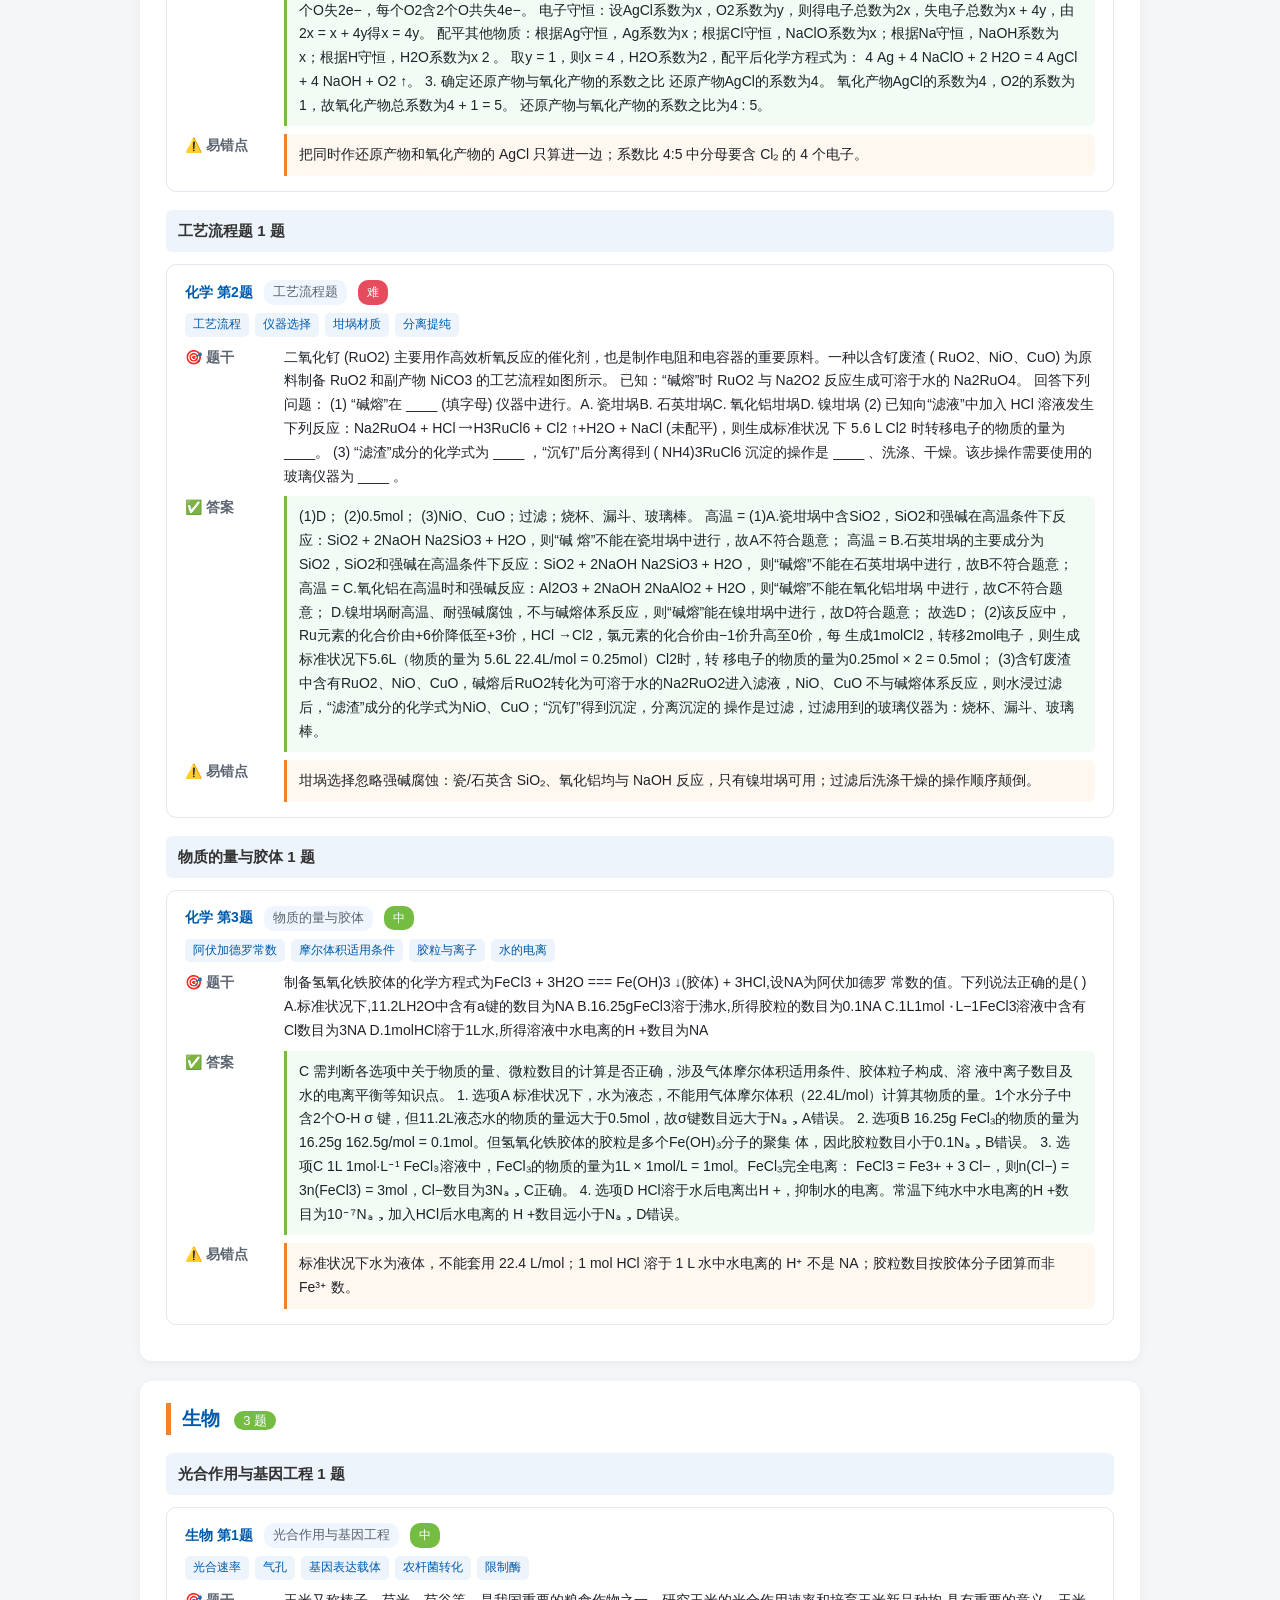
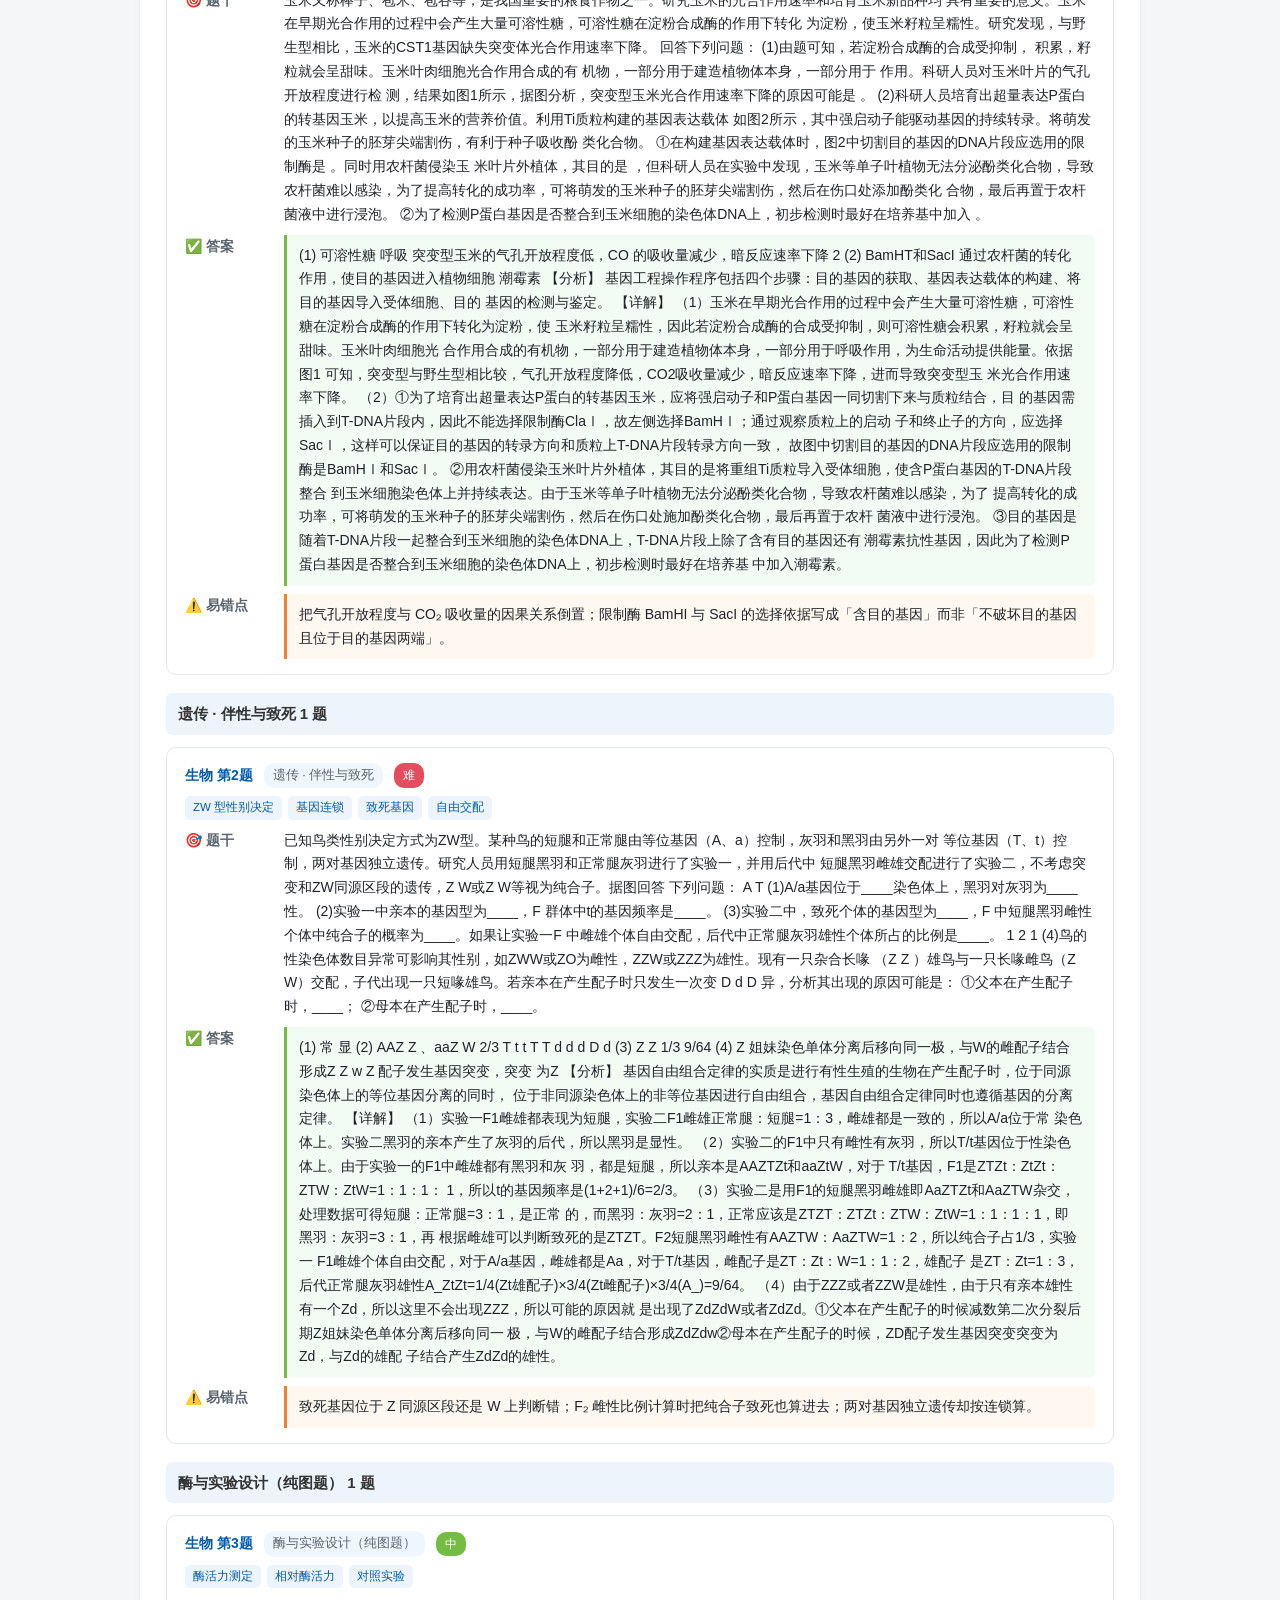
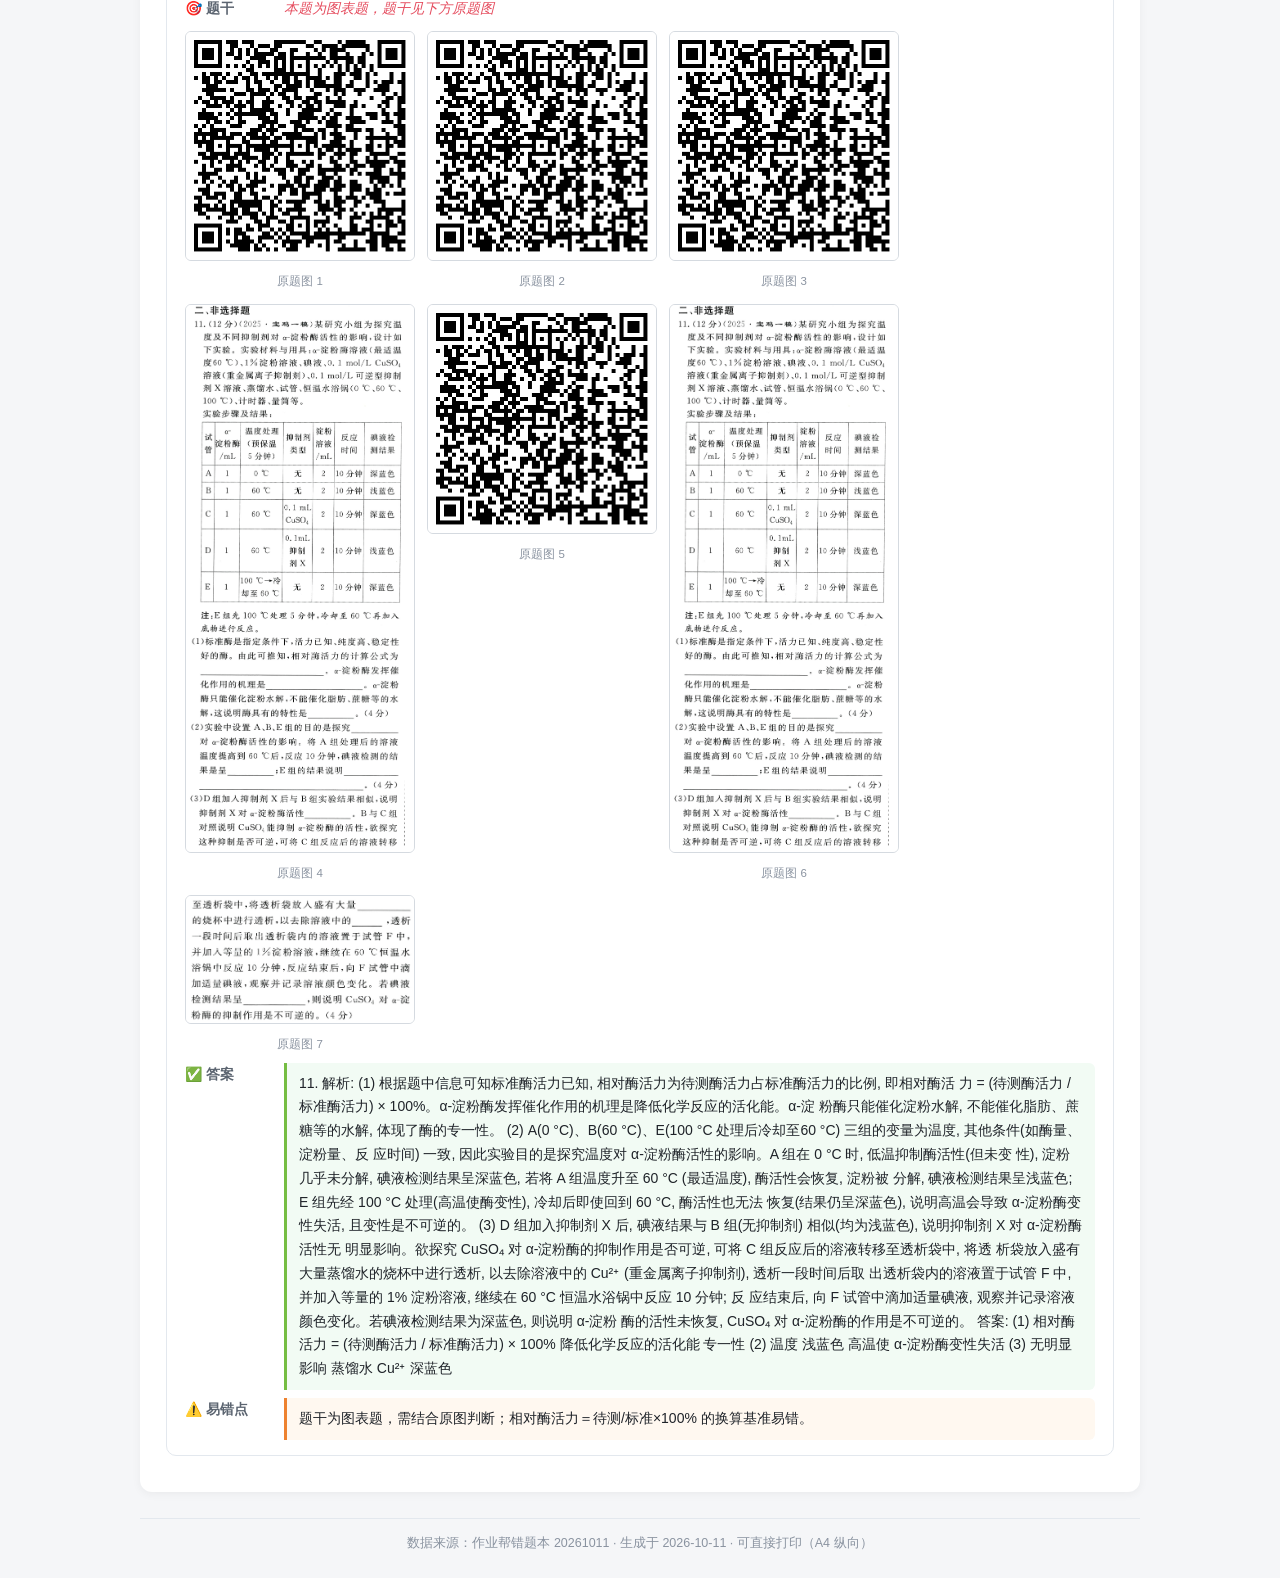
<file: reports/错题集/20261011/错题归集_20261011.html>
<!DOCTYPE html>
<html lang="zh-CN"><head><meta charset="utf-8">
<meta name="viewport" content="width=device-width,initial-scale=1">
<title>错题归集 · 2026-10-11</title>
<style>
*{box-sizing:border-box;margin:0;padding:0;font-family:-apple-system,"Segoe UI","Microsoft YaHei",sans-serif}
body{background:#f5f6f8;color:#1f2329;line-height:1.7;padding:24px}
.wrap{max-width:1000px;margin:0 auto}
h1{font-size:24px;color:#005BAC;margin-bottom:6px}
.meta{color:#5b6470;font-size:14px;margin-bottom:16px}
.nav{display:flex;gap:10px;flex-wrap:wrap;margin-bottom:20px}
.nav a{font-size:14px;padding:7px 16px;background:#005BAC;color:#fff;border-radius:8px;text-decoration:none}
.subject{background:#fff;border-radius:12px;padding:22px 26px;margin-bottom:20px;box-shadow:0 2px 10px rgba(0,0,0,.05)}
h2{font-size:19px;color:#005BAC;border-left:5px solid #EE822F;padding-left:11px;margin-bottom:16px}
h2 .cnt{font-size:13px;color:#fff;background:#75BD42;padding:2px 9px;border-radius:10px;margin-left:9px;font-weight:400}
.kn-title{font-size:15px;background:#eef4fb;color:#333;padding:8px 12px;border-radius:6px;margin:18px 0 12px}
.q{border:1px solid #e3e8ee;border-radius:10px;padding:15px 18px;margin-bottom:14px;break-inside:avoid}
.q-head{display:flex;align-items:center;gap:11px;flex-wrap:wrap;margin-bottom:8px}
.q-no{font-size:14px;font-weight:700;color:#005BAC}
.q-kn{font-size:12.5px;color:#5b6470;background:#f0f6ff;padding:2px 9px;border-radius:10px}
.q-diff{font-size:12px;padding:2px 9px;border-radius:10px;color:#fff}
.diff-中{background:#75BD42}.diff-难{background:#E54C5E}
.q-tags{margin-bottom:9px;display:flex;gap:6px;flex-wrap:wrap}
.tag{font-size:11.5px;background:#eef4fb;color:#005BAC;border-radius:5px;padding:2px 8px}
.block{display:flex;gap:11px;margin-top:8px;font-size:14px}
.label{flex:0 0 88px;color:#5b6470;font-weight:600}
.val{flex:1;min-width:0;white-space:pre-wrap;word-break:break-word}
.val.ans{background:#f2fbf4;border-left:3px solid #75BD42;padding:9px 12px;border-radius:0 6px 6px 0}
.val.trap{background:#fff8f0;border-left:3px solid #EE822F;padding:9px 12px;border-radius:0 6px 6px 0}
.imgonly{color:#E54C5E;font-style:italic}
.imgs{display:flex;gap:12px;flex-wrap:wrap;margin-top:10px}
.imgs figure{margin:0;max-width:230px}
.imgs img{width:100%;border:1px solid #d5dae0;border-radius:6px}
.imgs figcaption{font-size:11.5px;color:#8a93a0;text-align:center;margin-top:3px}
footer{text-align:center;color:#8a93a0;font-size:12.5px;margin-top:26px;padding-top:14px;border-top:1px solid #e3e8ee}
@media print{body{background:#fff;padding:0}.nav{display:none}.subject{box-shadow:none;padding:12px}.q{border-color:#ccc}}
</style></head><body><div class="wrap">
<h1>错题归集 · 2026-10-11</h1>
<p class="meta">作业帮错题本导出 · 共 13 题（数学/物理/化学/生物）· 按学科与知识点归类 · 含答案与易错点</p>
<div class="nav"><a href="#math">数学</a><a href="#phys">物理</a><a href="#chem">化学</a><a href="#bio">生物</a></div>
<section class="subject"><h2>数学 <span class="cnt">3 题</span></h2><h3 class="kn-title">导数与函数综合 <span class="cnt">1 题</span></h3>
<div class="q" id="q-math-1">
  <div class="q-head">
    <span class="q-no">数学 第1题</span>
    <span class="q-kn">导数与函数综合</span>
    <span class="q-diff diff-难">难</span>
  </div>
  <div class="q-tags"><span class="tag">导数运算</span><span class="tag">切线方程</span><span class="tag">恒成立问题</span><span class="tag">极值点个数</span></div>
  <div class="block"><span class="label">🎯 题干</span><div class="val">已知函数f (x) = xex −1 3 ax3(a ∈R). (1)求f (x)的图象在点(0, f(0 ))处的切线方程; (2)若f (x) ⩾0对任意的x ∈[0, +∞)恒成立,求a的取值范围; (3)若函数g (x) = f (x) + ax恰有三个极值点x1,x2,x3(x1 < x2 < x3). ①求a的取值范围; ②证明: 1 + 1 −1 > 2. x2 x3 x1</div></div>
  
  <div class="block"><span class="label">✅ 答案</span><div class="val ans">(1) f(0) = 0 × e0 −1 3 a × 03 = 0 f ′(x) = ex + xex −ax2 f ′(0) = e0 + 0 −0 = 1 切线方程为y = x。 (2) 当x = 0时，f(0) = 0 ≥0恒成立，a ∈R。 当x &gt; 0时，f(x) ≥0等价于a ≤3ex x2 。 设h(x) = 3ex x2 (x &gt; 0)， 3ex(x −2) h′(x) = x3 当0 &lt; x &lt; 2时，h′(x) &lt; 0，h(x)单调递减；当x &gt; 2时，h′(x) &gt; 0，h(x)单调递增。 h(x)min = h(2) = 3e2 4 故a ≤3e2 4 ，即a的取值范围为(−∞, 3e2 4 ]。 (3)① g(x) = xex −1 3 ax3 + ax g′(x) = (x + 1)(ex −ax + a) 令h(x) = ex −ax + a，g(x)有三个极值点等价于h(x) = 0有两个不等于−1的实根。 h′(x) = ex −a 当a ≤0时，h′(x) &gt; 0恒成立，h(x)单调递增，h(x) = 0最多1个实根，不符合要求。 当a &gt; 0时，令h′(x) = 0得x = ln a， h(x)min = h(ln a) = a(2 −ln a) 令h(ln a) &lt; 0，解得a &gt; e2。 此时h(−1) = 1 e + 2a &gt; 0，h(1) = e &gt; 0，故h(x) = 0的两个实根分别在(−1, ln a)和(ln a, +∞)上，均 不等于−1，符合要求。 故a的取值范围为(e2, +∞)。 ②证明： 由h(x2) = 0，h(x3) = 0得ex2 = a(x2 −1)，ex3 = a(x3 −1)，两式相除得ex3−x2 = x3 −1 。 x2 −1 令t = x3 −x2(t &gt; 0)，则x3 = x2 + t，代入得et = x2 + t −1 ，解得x2 = t et −1 + 1，x3 = t et −1 + x2 −1 1 + t。 1 x2 = et + 1 t + et −1 + 1 x3 要证 et + 1 t + et −1 &gt; t + 2 ，即证et(t −1) −t −2 &lt; 0。 t + 1 令u(t) = et(t −1) −t −2(t &gt; 0)， u′(t) = tet −1 u′(t)在(0, +∞)上单调递增，存在唯一t0 ∈(0, 1)使得u′(t0) = 0，即et0 = 1 。 t0 当0 &lt; t &lt; t0时，u′(t) &lt; 0，u(t)单调递减；当t &gt; t0时，u′(t) &gt; 0，u(t)单调递增。 u(t)min = u(t0) = −(t0 + 1 ) −1 &lt; 0 t0 &gt; t + 2 故u(t) &lt; 0恒成立，即1 + 1 。 x2 x3 t + 1 又x1 ∈(−1, 0)，故−1 &gt; 1，因此： x1 &gt; t + 2 1 x2 + 1 −1 t + 1 + 1 = 2 + 1 t + 1 &gt; 2 x3 x1 不等式得证。 本题考查导数的几何意义、利用导数研究函数的单调性与极值、不等式恒成立问题及不等式证明，重难点为 导数与函数性质的综合应用、恒成立问题的分类讨论、构造函数证明不等式。 第(1)小题 步骤1：求切点坐标 将x = 0代入f(x)，得f(0) = 0 × e0 −1 3 a × 03 = 0，即切点为(0, 0)。 步骤2：求切线斜率 根据乘积求导法则(uv)′ = u′v + uv′，对f(x)求导： f ′(x) = ex + xex −ax2 将x = 0代入导函数，得f ′(0) = e0 + 0 −0 = 1，即切线斜率为1。 步骤3：求切线方程 由点斜式得切线方程为y −0 = 1 × (x −0)，即y = x。 第(2)小题 步骤1：转化不等式 f(x) ≥0对任意x ∈[0, +∞)恒成立，即xex −1 3 ax3 ≥0。 当x = 0时，不等式左边为0，恒成立，a可取任意实数。 3 ax2 ≥0，即a ≤3ex 当x &gt; 0时，不等式两边同时除以x，得ex −1 x2 对任意x &gt; 0恒成立。 步骤2：求函数最小值 设h(x) = 3ex x2 (x &gt; 0)，对h(x)求导： h′(x) = 3ex ⋅x2 −3ex ⋅2x 3ex(x −2) x4 = x3 当0 &lt; x &lt; 2时，h′(x) &lt; 0，h(x)单调递减；当x &gt; 2时，h′(x) &gt; 0，h(x)单调递增。 因此h(x)在x = 2处取得最小值：h(2) = 3e2 22 = 3e2 4 。 步骤3：确定a的取值范围 要使a ≤3ex x2 恒成立，需a ≤h(x)min = 3e2 4 ，即a的取值范围是(−∞, 3e2 4 ]。 第(3)小题 ①求a的取值范围 步骤1：求g(x)的导函数 由题意得g(x) = xex −1 3 ax3 + ax，求导得： g′(x) = ex + xex −ax2 + a = (x + 1)(ex −ax + a) 步骤2：分析极值点条件 g(x)恰有三个极值点，即g′(x) = 0有三个不同的实根。 令h(x) = ex −ax + a，则h(x) = 0需有两个不等于−1的实根。 对h(x)求导得h′(x) = ex −a。 步骤3：分类讨论a的取值 当a ≤0时，h′(x) = ex −a &gt; 0恒成立，h(x)在R上单调递增，h(x) = 0最多有1个实根，不符合要求。 当a &gt; 0时，令h′(x) = 0，得x = ln a。 当x &lt; ln a时，h′(x) &lt; 0，h(x)单调递减；当x &gt; ln a时，h′(x) &gt; 0，h(x)单调递增。 因此h(x)的最小值为h(ln a) = eln a −a ⋅ln a + a = a(2 −ln a)。 要使h(x) = 0有两个不同实根，需h(ln a) &lt; 0，即2 −ln a &lt; 0，解得a &gt; e2。 此时h(−1) = e−1 + a + a = 1 e + 2a &gt; 0，h(1) = e &gt; 0，故h(x) = 0的两个实根分别在(−1, ln a)和(ln a, +∞)上，均不等于−1，符合要求。 因此a的取值范围是(e2, +∞)。 ②证明1 x2 + 1 x3 −1 x1 &gt; 2 步骤1：利用h(x) = 0的根的关系 由h(x2) = 0，h(x3) = 0得： ex2 = a(x2 −1), ex3 = a(x3 −1) 两式相除得ex3−x2 = x3 −1 。 x2 −1 步骤2：换元构造函数 令t = x3 −x2(t &gt; 0)，则x3 = x2 + t，代入上式得： et = x2 + t −1 x2 −1 = 1 + t x2 −1 整理得x2 = t et −1 + 1，x3 = t et −1 + 1 + t。 步骤3：化简待证不等式左边 1 x2 + 1 x3 = et −1 t + et −1 t + et −1 = et + 1 t + et −1 步骤4：证明不等式 要证 et + 1 t + et −1 &gt; t + 2 ，交叉相乘得： t + 1 (et + 1)(t + 1) &gt; (t + 2)(t + et −1) 化简得et(t −1) −t −2 &lt; 0。 令u(t) = et(t −1) −t −2(t &gt; 0)，求导得： u′(t) = et ⋅t −1 u′(t)在(0, +∞)上单调递增，且u′(0) = −1 &lt; 0，u′(1) = e −1 &gt; 0，故存在唯一t0 ∈(0, 1)使得u′(t0) = 0，即et0 = 1 t0 。 当0 &lt; t &lt; t0时，u′(t) &lt; 0，u(t)单调递减；当t &gt; t0时，u′(t) &gt; 0，u(t)单调递增。 因此u(t)的最小值为： u(t0) = et0(t0 −1) −t0 −2 = t0 −1 −t0 −2 = −(t0 + 1 ) −1 &lt; 0 t0 t0 &gt; t + 2 又t →0+时u(t) →−2 &lt; 0，t →+∞时u(t) →−∞，故u(t) &lt; 0恒成立，即1 + 1 。 x2 x3 t + 1 步骤5：结合x1的范围得结论 由x1 ∈(−1, 0)得−1 &gt; 1，因此： x1 &gt; t + 2 t + 1 + 1 = 2t + 3 1 x2 + 1 −1 t + 1 = 2 + 1 t + 1 &gt; 2 x3 x1 不等式得证。</div></div>
  <div class="block"><span class="label">⚠️ 易错点</span><div class="val trap">把 f(x)=x·e^x−(1/3)ax³ 的系数写错；恒成立时只代端点不讨论定义域；极值点个数与 a 的符号关系判断失误。</div></div>
</div><h3 class="kn-title">函数的单调性与对称性 <span class="cnt">1 题</span></h3>
<div class="q" id="q-math-1">
  <div class="q-head">
    <span class="q-no">数学 第2题</span>
    <span class="q-kn">函数的单调性与对称性</span>
    <span class="q-diff diff-难">难</span>
  </div>
  <div class="q-tags"><span class="tag">单调性证明</span><span class="tag">中心对称</span><span class="tag">复合方程根的个数</span></div>
  <div class="block"><span class="label">🎯 题干</span><div class="val">已知函数f (x) = 3 ⋅2x−1 + 5 2x + 2 −x. (1)判断f (x)在(−∞, +∞)上的单调性,并用定义证明; (2)求证:曲线y = f (x)是中心对称图形; (3)若关于x的方程f(|log3x| + 2 ) + f ( 2a ) = 2有四个不同的实数解,求a的取值范 |log3x| −3a |log3x| −1 围.</div></div>
  
  <div class="block"><span class="label">✅ 答案</span><div class="val ans">(1) f(x)在(−∞, +∞)上单调递减，证明如下： f(x) = 3 ⋅2x−1 + 5 2x + 2 −x = 3 2 + 1 2(2x + 2) −x 任取x1, x2 ∈R，且x1 &lt; x2， f(x1) −f(x2) = 1 2(2x1 + 2) − 1 2(2x2 + 2) + x2 −x1 = 2x2 −2x1 2(2x1 + 2)(2x2 + 2) + (x2 −x1) 因为x1 &lt; x2，所以2x2 −2x1 &gt; 0，x2 −x1 &gt; 0，且2x1 + 2 &gt; 0，2x2 + 2 &gt; 0，故f(x1) −f(x2) &gt; 0，即 f(x1) &gt; f(x2)，因此f(x)在(−∞, +∞)上单调递减。 ⎪ ⎪ (2) 证明： f(1 + x) = 3 ⋅2x + 5 2(2x + 1) −1 −x f(1 −x) = 3 + 5 ⋅2x 2(2x + 1) −1 + x 8(2x + 1) f(1 + x) + f(1 −x) = 2(2x + 1) −2 = 2 故曲线y = f(x)关于点(1, 1)中心对称，是中心对称图形。 (3) 由(2)的结论，原方程等价于： | log3 x| + 2 + 2a = 2 | log3 x| −3a | log3 x| −1 令t = | log3 x|（t ≥0，t ≠1，t ≠3a），整理得： t2 −(3a + 1)t + 3a = 0 原方程有4个不同实根，等价于上述方程有两个不同的正实根，且均不为1和3a： Δ = (3a + 1)2 −12a = (3a −1)2 &gt; 0 3a + 1 &gt; 0 3a &gt; 0 ⎧ ⎨ ⎩ 解得a &gt; 0且a ≠1 3 。 故a的取值范围是(0, 1 3 ) ∪( 1 3 , +∞)。 本题考查函数单调性的定义证明、函数中心对称性的证明、函数奇偶性与单调性的综合应用、含绝对值对数 的方程解的个数问题，重难点为函数性质的综合转化及换元法求解参数范围。 第(1)小题 步骤1：化简函数解析式 对原函数变形： f(x) = 3 ⋅2x−1 + 5 2x + 2 −x 3 2 ⋅2x + 5 = 2x + 2 −x 3(2x + 2) + 1 = 2(2x + 2) −x = 3 2 + 1 2(2x + 2) −x 步骤2：任取定义域内两点作差 任取x1, x2 ∈R，且x1 &lt; x2，计算f(x1) −f(x2)： f(x1) −f(x2) =( 3 2 + 1 2(2x1 + 2) −x1) −( 3 2 + 1 2(2x2 + 2) −x2) = 1 2(2x1 + 2) − 1 2(2x2 + 2) + x2 −x1 = 2x2 −2x1 2(2x1 + 2)(2x2 + 2) + (x2 −x1) 步骤3：判断差的符号 因为x1 &lt; x2，所以2x2 &gt; 2x1，即2x2 −2x1 &gt; 0，且2x1 + 2 &gt; 0，2x2 + 2 &gt; 0，x2 −x1 &gt; 0，因此f(x1) −f(x2) &gt; 0，即f(x1) &gt; f(x2)。 步骤4：得出单调性结论 故f(x)在(−∞, +∞)上单调递减。 第(2)小题 步骤1：计算f(1 + x) + f(1 −x)的值 先化简f(1 + x)： f(1 + x) = 3 ⋅2(1+x)−1 + 5 21+x + 2 −(1 + x) = 3 ⋅2x + 5 2 ⋅2x + 2 −1 −x = 3 ⋅2x + 5 2(2x + 1) −1 −x 再化简f(1 −x)： f(1 −x) = 3 ⋅2(1−x)−1 + 5 21−x + 2 −(1 −x) = 3 ⋅2−x + 5 2 ⋅2−x + 2 −1 + x = 3 + 5 ⋅2x 2(1 + 2x) −1 + x 将两式相加： f(1 + x) + f(1 −x) = 3 ⋅2x + 5 2(2x + 1) + 3 + 5 ⋅2x 2(2x + 1) −2 = 8 ⋅2x + 8 2(2x + 1) −2 8(2x + 1) = 2(2x + 1) −2 =4 −2 = 2 步骤2：得出对称性结论 对任意x ∈R，都有f(1 + x) + f(1 −x) = 2，因此曲线y = f(x)关于点(1, 1)中心对称。 第(3)小题 步骤1：利用对称性转化方程 由(2)的结论，若f(a) + f(b) = 2，则a + b = 2。因此原方程等价于： | log3 x| + 2 + 2a = 2 | log3 x| −3a | log3 x| −1 步骤2：换元简化方程 令t = | log3 x|，则t ≥0，且t ≠3a，t ≠1。方程转化为： t + 2 t −3a + 2a t −1 = 2 步骤3：整理为整式方程 两边同乘(t −3a)(t −1)消去分母，展开整理得： t2 −(3a + 1)t + 3a = 0 步骤4：分析方程解的个数要求 原方程有4个不同实根，等价于关于t的方程有两个不同的正实根t1, t2，且均满足t ≠1，t ≠3a。 判别式要求：Δ = (3a + 1)2 −12a = (3a −1)2 &gt; 0，得a ≠1 3 两根为正实根要求：两根之和3a + 1 &gt; 0，两根之积3a &gt; 0，得a &gt; 0 排除增根要求：将t = 1代入整式方程得1 −(3a + 1) + 3a = 0恒成立，因此t = 1是方程的根，对应| log3 x| = 1有2个解，因此另一根t = 3a需满足3a &gt; 0且3a ≠1，对应| log3 x| = 3a有2个解，总共有4个解。 综上，a的取值范围是a &gt; 0且a ≠1 3 。</div></div>
  <div class="block"><span class="label">⚠️ 易错点</span><div class="val trap">单调性证明未用定义；中心对称只验证单侧；f(|log₃x|+2)+f(...) 方程根的个数未分类讨论。</div></div>
</div><h3 class="kn-title">解三角形与三角恒等变换 <span class="cnt">1 题</span></h3>
<div class="q" id="q-math-1">
  <div class="q-head">
    <span class="q-no">数学 第3题</span>
    <span class="q-kn">解三角形与三角恒等变换</span>
    <span class="q-diff diff-中">中</span>
  </div>
  <div class="q-tags"><span class="tag">正弦定理</span><span class="tag">三角恒等变换</span><span class="tag">面积公式</span><span class="tag">基本不等式</span></div>
  <div class="block"><span class="label">🎯 题干</span><div class="val">设△ABC的内角A,B,C的对边分别为a,b,c,sin2A + sin2B + sin2C = 2,且△ABC外接圆的半径为√2,则 下列说法正确的是( ) A.sin2A + sin2C −2sinBcos(A −C) = 0 B.sinAsinBsinC = 1 4 C.△ABC的面积为2 D.b2 + c2 ⩾a2</div></div>
  
  <div class="block"><span class="label">✅ 答案</span><div class="val ans">ACD 本题考查三角恒等变换、正弦定理、三角形面积公式及基本不等式的应用，重难点为三角恒等变形的推导及 正弦定理与三角形性质的结合运用。 步骤1：推导三角形内角关系 已知sin 2A + sin 2B + sin 2C = 2，利用和差化积公式sin α + sin β = 2 sin α + β 2 cos α −β 2 ，可得： sin 2A + sin 2C = 2 sin(A + C) cos(A −C) 代入原式得： 2 sin(A + C) cos(A −C) + sin 2B = 2 由三角形内角和A + B + C = π，得A + C = π −B，故sin(A + C) = sin B，且sin 2B = 2 sin B cos B，代入上式： 2 sin B cos(A −C) + 2 sin B cos B = 2 两边同除以2得： sin B [cos(A −C) + cos B] = 1 又cos B = −cos(A + C)，代入得： sin B [cos(A −C) −cos(A + C)] = 1 展开cos(A −C) −cos(A + C) = 2 sin A sin C，因此： 2 sin A sin B sin C = 1 ⟹sin A sin B sin C = 1 2 且sin B ≠0，sin A sin C ≠0，故cos(A −C) = 1，即A = C，三角形为等腰三角形。 选项A 分析：将sin 2A + sin 2C用和差化积展开，结合A = C推导： sin 2A + sin 2C = 2 sin(A + C) cos(A −C) 由A = C得cos(A −C) = 1，且A + C = π −B，故sin(A + C) = sin B，代入得： sin 2A + sin 2C = 2 sin B × 1 = 2 sin B 移项得sin 2A + sin 2C −2 sin B = 0，即sin 2A + sin 2C −2 sin B cos(A −C) = 0，故A正确。 选项B 分析：由步骤1推导得sin A sin B sin C = 1 2 ≠1 4 ，故B错误。 选项C 分析：由正弦定理 a sin A = b sin B = c sin C = 2R = 2√2，得a = 2√2 sin A，b = 2√2 sin B，c = 2 √2 sin C。 三角形面积公式为S = 1 2 ab sin C，代入得： S = 1 2 × 2√2 sin A × 2√2 sin B × sin C = 4 sin A sin B sin C = 4 × 1 2 = 2 故C正确。 选项D 分析：由余弦定理cos A = b2 + c2 −a2 2bc ，因A = C，故A &lt; π 2 ，cos A &gt; 0，且2bc &gt; 0，因此： b2 + c2 −a2 &gt; 0 ⟹b2 + c2 &gt; a2 满足b2 + c2 ⩾a2，故D正确。</div></div>
  <div class="block"><span class="label">⚠️ 易错点</span><div class="val trap">由 sin²A+sin²B+sin²C=2 推出直角三角形时漏掉等号条件；外接圆半径 R=√2 换算边长易错。</div></div>
</div></section><section class="subject"><h2>物理 <span class="cnt">4 题</span></h2><h3 class="kn-title">牛顿运动定律 · 图像与连接体 <span class="cnt">1 题</span></h3>
<div class="q" id="q-phys-1">
  <div class="q-head">
    <span class="q-no">物理 第1题</span>
    <span class="q-kn">牛顿运动定律 · 图像与连接体</span>
    <span class="q-diff diff-难">难</span>
  </div>
  <div class="q-tags"><span class="tag">v-t 图像</span><span class="tag">动摩擦因数</span><span class="tag">相对位移</span><span class="tag">划痕长度</span></div>
  <div class="block"><span class="label">🎯 题干</span><div class="val">如图甲所示，粗糙的水平地面上有一长木板 P，小滑块 Q（可看成质点）放置于长木板上的最右端. 现对长 木板施加一水平向右的拉力 F，让长木板从静止开始运动，一段时间后撤去力 F. 小滑块、长木板的速度一 时间图像如图乙所示，已知小滑块 Q 与长木板 P 的质量相等，小滑块 Q 始终没有从长木板 P 上滑下，重 力加速度 g 取 10 m/s2. 求： (1) Q 与 P 间的动摩擦因数及 P 与地面间的动摩擦因数； (2) P 的最小长 度； (3) 全过程 P、Q 间划痕长度.</div></div>
  
  <div class="block"><span class="label">✅ 答案</span><div class="val ans">(1) 设Q与P间的动摩擦因数为μ1，P与地面间的动摩擦因数为μ2，两者质量均为m。 由图乙，0 ∼12s内Q的加速度：aQ = ΔvQ Δt = 6 −0 12 m/s2 = 0.5m/s2， 对 Q 由牛顿第二定律：μ1mg = maQ， 解得μ1 = aQ g = 0.05， 由图乙，10 ∼12s内P的加速度：aP2 = ΔvP2 Δt2 = 6 −10 12 −10 m/s2 = −2m/s2， 对 P 由牛顿第二定律：−μ1mg −2μ2mg = maP2， 代入数据解得μ2 = 0.075。 2 × 10m/s × 10s + 10m/s+6m/s 2 × 2s = 66m， (2) 由图乙，0 ∼12s内P的位移：xP = 1 由图乙，0 ∼12s内Q的位移：xQ = 1 2 × 6m/s × 12s = 36m， 因为小滑块Q始终没有从长木板P上滑下，故P的最小长度：L = xP −xQ = 66m −36m = 30m。 (3) 0 ∼12s内P比Q快，Q相对P向左滑动，相对位移为xP −xQ = 30m，这是划痕的最大延伸长度。) 12s后P减速更快，Q速度比P大，即相对P向右滑动，P受到Q向右的摩擦力μ1mg，以及地面向左的摩擦力 μ2 ⋅2mg，由牛顿第二定律：μ2 ⋅2mg −μ1mg = maP3，解得aP3 = 1m/s2， 由图乙，v共= 6m/s，P减速到0的时间：t = v共 aP3 = 6s， v共 2 ⋅t = 6 2 × 6 m = 18m， P的位移：xP3 = v共 aQ = 12s， Q减速到0的时间：t′ = v共 2 ⋅t′ = 36m， Q的位移：xQ3 = 相对位移为Δx′ = xQ3 −xP3 = 18m &lt; 30m，这18m是在已经划过的区域内往回滑，不会使划痕继续变 长，所以木板上留下的划痕长度仍然是30m。 故总划痕长度为30m。 (1) 设Q与P间的动摩擦因数为μ1，P与地面间的动摩擦因数为μ2，两者质量均为m。 由图乙，0 ∼12s内Q的加速度：aQ = ΔvQ Δt = 6 −0 12 m/s2 = 0.5m/s2， 对 Q 由牛顿第二定律：μ1mg = maQ， 解得μ1 = aQ g = 0.05， 由图乙，10 ∼12s内P的加速度：aP2 = ΔvP2 = 6 −10 12 −10 m/s2 = −2m/s2， Δt2 对 P 由牛顿第二定律：−μ1mg −2μ2mg = maP2， 代入数据解得μ2 = 0.075。 综上， Q与P间的动摩擦因数为0.05，P与地面间的动摩擦因数为0.075。 2 × 10m/s × 10s + 10m/s+6m/s 2 × 2s = 66m， (2) 由图乙，0 ∼12s内P的位移：xP = 1 由图乙，0 ∼12s内Q的位移：xQ = 1 2 × 6m/s × 12s = 36m， 因为小滑块Q始终没有从长木板P上滑下，故P的最小长度：L = xP −xQ = 66m −36m = 30m。 综上，P的最小长度为30m。 (3) 0 ∼12s内P比Q快，Q相对P向左滑动，相对位移为xP −xQ = 30m，这是划痕的最大延伸长度。 12s后P减速更快，Q速度比P大，即相对P向右滑动，P受到Q向右的摩擦力μ1mg，以及地面向左的摩擦力 μ2 ⋅2mg，由牛顿第二定律：μ2 ⋅2mg −μ1mg = maP3，解得aP3 = 1m/s2， v共 aP3 = 6s， 由图乙，v共= 6m/s，P减速到0的时间：t = v共 2 ⋅t = 6 2 × 6 m = 18m， P的位移：xP3 = v共 aQ = 12s， Q减速到0的时间：t′ = v共 2 ⋅t′ = 36m， Q的位移：xQ3 = 相对位移为Δx′ = xQ3 −xP3 = 18m &lt; 30m，这18m是在已经划过的区域内往回滑，不会使划痕继续变 长，所以木板上留下的划痕长度仍然是30m。 故总划痕长度为30m。</div></div>
  <div class="block"><span class="label">⚠️ 易错点</span><div class="val trap">未分段处理撤力后的两个阶段；划痕长度按相对位移算时漏加木板自身的位移；μ₁、μ₂ 与加速度对应关系搞混。</div></div>
</div><h3 class="kn-title">平抛运动与圆周运动 <span class="cnt">1 题</span></h3>
<div class="q" id="q-phys-1">
  <div class="q-head">
    <span class="q-no">物理 第2题</span>
    <span class="q-kn">平抛运动与圆周运动</span>
    <span class="q-diff diff-难">难</span>
  </div>
  <div class="q-tags"><span class="tag">平抛</span><span class="tag">圆周运动</span><span class="tag">轨道连接</span><span class="tag">临界条件</span></div>
  <div class="block"><span class="label">🎯 题干</span><div class="val">如图所示,一个质量为m的小球(可视为质点)以某一初速度从A点水平抛出,恰好从竖直放置的圆管BCD的B点 沿切线方向进入管道,经BCD从圆管的最高点D飞出,恰好又落到B点。已知圆管的半径为R,A与D在同一水平 线上,BC弧对应的圆心角θ = 60∘,不计空气阻力,管道内径不计,重力加速度为g。求: (1)小球在D点对管道的压力大小; (2)小球第一次到达B点时受管道的压力大小.</div></div>
  
  <div class="block"><span class="label">✅ 答案</span><div class="val ans">(1) 小球从D点飞出后做平抛运动，竖直方向下落高度： h = R + R cos 60∘= 3R 2 竖直方向由自由落体位移公式： h = 1 2 gt2 代入数据解得运动时间： t = √3R g 水平方向位移： x = R sin 60∘= √3R 2 水平方向匀速运动，x = vDt，解得D点速度： t = √gR vD = x 2 小球在D点做圆周运动，设管道对小球的支持力为FND，由向心力公式： 2 D R 代入vD解得： v mg + FND = m FND = −3 4 mg 由牛顿第三定律，小球对管道的压力大小为3 4 mg。 2 ，运动时间t = √3R (2) 小球从A到B做平抛运动，竖直方向下落高度h = 3R g ，竖直分速度： vy = gt = √3gR B点速度与水平方向夹角为60∘，故vy = vB sin 60∘，解得B点速度： vy sin 60∘= 2√gR vB = 小球在B点做圆周运动，设管道对小球的支持力为FNB，由向心力公式： v2 B R 代入数据解得： FNB −mg cos 60∘= m FNB = 9 2 mg 先通过D到B的平抛运动规律求解D点的速度，结合圆周运动向心力公式和牛顿第三定律得到D点小球对管道 的压力；再通过A到B的平抛运动规律求解B点的速度，结合圆周运动向心力公式得到B点管道对小球的压 力。 (1) 求解小球在D点对管道的压力大小 ① 小球从D点飞出后做平抛运动，竖直方向下落高度为h = R + R cos θ，代入θ = 60∘、cos 60∘= 1 2 ，得 h = 3R 2 。 竖直方向为自由落体运动，由匀变速直线运动位移公式：h = 1 2 gt2，代入h = 3R 2 ，解得平抛运动时间t = √3R g 。 ② 平抛运动水平方向为匀速直线运动，水平位移大小为x = R sin θ，代入sin 60∘= √3 2 ，得x = √3R 2 。 √gR 由匀速直线运动位移公式x = vDt，代入x和t的表达式，解得D点速度大小：vD = x 2 。 t = ③ 小球在D点做圆周运动，向心力指向圆心（竖直向下），由重力与管道对小球的支持力的合力提供。设管 v2 D R 。 道对小球的支持力为FND，方向竖直向下，由向心力公式：mg + FND = m 4 ，解得FND = −3 4 mg，负号表示管道对小球的支持力实际方向竖直向上，大小为3 4 mg。 D = gR 代入v2 ④ 根据牛顿第三定律，小球对管道的压力与管道对小球的支持力大小相等、方向相反，因此小球在D点对管 道的压力大小为3 4 mg。 (2) 求解小球第一次到达B点时受管道的压力大小 ① 小球从A到B做平抛运动，竖直方向下落高度与D到B的下落高度相同，为h = 3R 2 ，因此运动时间与D到 B的平抛时间相同，即t = √3R 。 g 竖直方向分速度vy = gt = √3gR。 ② 小球在B点沿切线进入管道，速度方向与水平方向夹角为θ = 60∘，因此竖直分速度与合速度的关系为vy vy sin θ = 2√gR。 = vB sin θ，解得B点速度大小：vB = ③ 小球在B点做圆周运动，向心力指向圆心O，由管道对小球的支持力与重力沿径向分力的合力提供。设管 道对小球的支持力为FNB，方向沿OB指向圆心，重力沿径向向外的分力为mg cos θ，由向心力公式：FNB v2 B R 。 −mg cos θ = m 代入cos 60∘= 1 B = 4gR，解得FNB = 9 2 mg，即小球第一次到达B点时受管道的压力大小为9 2 mg。 2 、v2</div></div>
  <div class="block"><span class="label">⚠️ 易错点</span><div class="val trap">小球沿切线进入圆管的条件用错；D 点飞出后平抛的落点与 B 点重合关系未转化为几何关系；圆心角 60° 的几何量算错。</div></div>
</div><h3 class="kn-title">受力分析与静力学 <span class="cnt">1 题</span></h3>
<div class="q" id="q-phys-1">
  <div class="q-head">
    <span class="q-no">物理 第3题</span>
    <span class="q-kn">受力分析与静力学</span>
    <span class="q-diff diff-中">中</span>
  </div>
  <div class="q-tags"><span class="tag">共点力平衡</span><span class="tag">缓慢移动</span><span class="tag">最大静摩擦力</span><span class="tag">整体与隔离</span></div>
  <div class="block"><span class="label">🎯 题干</span><div class="val">如图所示,两个半圆柱A、B紧靠着静置于水平地面上,其上有一光滑圆柱C,三者半径均为R。A、B、C的质量 均为m,初始时三者处于静止状态。现对A施加一水平向右的拉力,使A缓慢移动,直至C恰好降到地面。整个过 程中B保持静止。A、B与地面间的动摩擦因数均为μ(未知),设最大静摩擦力等于滑动摩擦力,重力加速度为 g。求: (1)初始静止时,B受地面的摩擦力大小; (2)A、B与地面间的动摩擦因数的最小值μmin.</div></div>
  
  <div class="block"><span class="label">✅ 答案</span><div class="val ans">(1) 对C受力分析，由竖直方向共点力平衡： 2FN1 cos 30∘= mg 解得FN1 = √3 3 mg 对B受力分析，水平方向共点力平衡： f = FN1 sin 30∘= √3 3 mg × 1 2 = √3 6 mg (2) 当C恰好落地时，对C竖直方向受力平衡： 2F ′ N1 cos 60∘= mg 解得F ′ N1 = mg 此时B受到的最大水平作用力为： N1 sin 60∘= √3 Fx = F ′ 2 mg B对地面的压力F压= 2mg，最大静摩擦力fmax = μminF压 由fmax ≥Fx得： 2μminmg ≥√3 2 mg 解得μmin = √3 4 第一问先对C受力分析，由共点力平衡求出A、B对C的支持力，再对B受力分析，由水平方向平衡求出B受到 的地面摩擦力；第二问分析C即将落地时的受力，求出此时B受到的最大水平作用力，结合最大静摩擦力公式 求解最小动摩擦因数。 (1) 初始静止时B受地面的摩擦力大小 ① 对C受力分析：C受竖直向下的重力mg、A对C的支持力FN1、B对C的支持力FN2，由对称性可知FN1 = FN2。 ② 几何关系分析：三个圆柱的圆心构成边长为2R的等边三角形，因此FN1、FN2与竖直方向的夹角均为30∘ 。 ③ 竖直方向共点力平衡：2FN1 cos 30∘= mg，代入cos 30∘= √3 2 ，解得FN1 = √3 3 mg。 N2 = FN2 = √3 ④ 对B受力分析：B受C的压力F ′ N2，与FN2是相互作用力，故F ′ 3 mg，方向沿两圆心连线 指向B，与竖直方向夹角为30∘。 ⑤ 水平方向共点力平衡：B受到的地面静摩擦力与F ′ N2的水平分量大小相等，即f = F ′ N2 sin 30∘，代入sin 30∘= 1 2 ，得f = √3 3 mg × 1 2 = √3 6 mg。 (2) 动摩擦因数的最小值μmin ① 当C恰好降到地面时，C与地面接触，地面对C的支持力为0，此时A、B对C的支持力与竖直方向的夹角变 N1 cos 60∘= mg，代入cos 60∘= 1 为60∘，对C竖直方向受力平衡：2F ′ 2 ，解得F ′ N1 = mg。 N2 sin 60∘= mg × √3 2 = √3 ② 此时B受到C的压力的水平分量为F ′ 2 mg，该值为B受到的最大水平作用 力。 ③ B始终保持静止，因此地面的最大静摩擦力需大于等于该最大水平作用力，即fmax ≥√3 2 mg。 ④ B对地面的压力等于B、C的总重力，即F压= 2mg，最大静摩擦力fmax = μminF压= 2μminmg。 ⑤ 联立得2μminmg ≥√3 2 mg，约去mg后解得μmin ≥√3 4 ，即最小动摩擦因数为√3 4 。</div></div>
  <div class="block"><span class="label">⚠️ 易错点</span><div class="val trap">三个圆柱的接触力方向判断错误；B 保持静止但地面对 B 的摩擦是否达最大值需论证；缓慢移动各阶段受力突变点没找对。</div></div>
</div><h3 class="kn-title">带电粒子在电磁场中的运动 <span class="cnt">1 题</span></h3>
<div class="q" id="q-phys-1">
  <div class="q-head">
    <span class="q-no">物理 第4题</span>
    <span class="q-kn">带电粒子在电磁场中的运动</span>
    <span class="q-diff diff-中">中</span>
  </div>
  <div class="q-tags"><span class="tag">回旋加速器</span><span class="tag">加速电压</span><span class="tag">磁感应强度</span><span class="tag">周期与频率</span></div>
  <div class="block"><span class="label">🎯 题干</span><div class="val">回旋加速器是加速带电粒子的装置,其核心部分是分别与高频交流电极相连接的两个D形盒,两盒间的狭缝中有 周期性变化的电场,使粒子在通过狭缝时都能得到加速,两个D形盒处于垂直于盒底的匀强磁场中,如图所示,下 列说法正确的是( ) A.仅增大狭缝间的加速电压,则同一粒子射出加速器时的动能增大 B.仅减小磁场的磁感应强度且使电场变化周期与粒子做圆周运动周期相同,则同一粒子射出加速器时的动能减 小 C.仅增大D形金属盒的半径,则同一粒子射出加速器时的速度增大 D.比荷不同的粒子也可用同一加速器进行加速</div></div>
  
  <div class="block"><span class="label">✅ 答案</span><div class="val ans">BC 先推导粒子射出加速器的最大动能、最大速度、粒子圆周运动周期的表达式，再结合各选项的变量变化逐一 判断正误。 首先推导核心规律： 粒子在D形盒的匀强磁场中做匀速圆周运动，洛伦兹力提供向心力，有qvB = m v2 r ，整理得粒子运动速度v = qBr 。 m 当粒子运动半径等于D形盒的半径R时，粒子速度达到最大值，此时对应的动能为最大动能： 2 mv2 = q2B2R2 Ekmax = 1 2m ，最大速度vmax = qBR 。 m 粒子做圆周运动的周期T = 2πr v = 2πm qB ，回旋加速器正常工作的条件是电场变化周期与粒子圆周运动周 期相等。 接下来逐一分析选项： 1. 选项A分析 仅增大狭缝间的加速电压，由最大动能表达式可知，粒子的最大动能仅与粒子比荷、磁感应强度B、D形盒 半径R有关，与加速电压无关。加速电压增大仅会减少粒子加速的次数，最终射出的动能不变，因此A错 误。 2. 选项B分析 仅减小磁场的磁感应强度B，且保持电场变化周期与粒子圆周运动周期相同，由最大动能表达式Ekmax = q2B2R2 2m ，同一粒子q、m不变，R不变，B减小则最大动能减小，因此B正确。 3. 选项C分析 仅增大D形金属盒的半径R，由最大速度表达式vmax = qBR m ，同一粒子q、m不变，B不变，R增大则最大 速度增大，因此C正确。 4. 选项D分析 由粒子圆周运动周期T = 2πm qB 可知，周期与粒子比荷q m 有关，若比荷不同，粒子圆周运动周期不同，无 法满足电场变化周期与粒子圆周运动周期相等的条件，因此不能用同一加速器加速，D错误。</div></div>
  <div class="block"><span class="label">⚠️ 易错点</span><div class="val trap">增大加速电压不改变最大动能（由 B、R 决定）；减小 B 会增大回旋周期，必须同步提高交流电频率才加速。</div></div>
</div></section><section class="subject"><h2>化学 <span class="cnt">3 题</span></h2><h3 class="kn-title">氧化还原反应与守恒 <span class="cnt">1 题</span></h3>
<div class="q" id="q-chem-1">
  <div class="q-head">
    <span class="q-no">化学 第1题</span>
    <span class="q-kn">氧化还原反应与守恒</span>
    <span class="q-diff diff-中">中</span>
  </div>
  <div class="q-tags"><span class="tag">化合价判断</span><span class="tag">电子守恒</span><span class="tag">配平</span></div>
  <div class="block"><span class="label">🎯 题干</span><div class="val">已知NaClO溶液与Ag反应的产物为AgCl,NaOH和O2,则还原产物与氧化产物的系数之比为 ____ .</div></div>
  
  <div class="block"><span class="label">✅ 答案</span><div class="val ans">4:5 需先确定反应中还原产物与氧化产物，再通过电子守恒配平化学方程式，最后根据配平结果得出系数之比。 1. 确定还原产物与氧化产物 还原产物：反应中化合价降低的物质。NaClO中Cl为+1价，反应后生成AgCl中Cl为−1价，Cl元素化合 价降低，故AgCl为还原产物。 氧化产物：反应中化合价升高的物质。Ag为0价，反应后生成AgCl中Ag为+1价，Ag元素化合价升高；Na ClO中O为−2价，反应后生成O2中O为0价，O元素化合价升高，故AgCl和O2均为氧化产物。 2. 通过电子守恒配平化学方程式 电子得失分析： 还原反应：Cl从+1价→−1价，每个Cl得2e−。 氧化反应：Ag从0价→+1价，每个Ag失1e−；O从−2价→0价，每个O失2e−，每个O2含2个O共失4e−。 电子守恒：设AgCl系数为x，O2系数为y，则得电子总数为2x，失电子总数为x + 4y，由2x = x + 4y得x = 4y。 配平其他物质：根据Ag守恒，Ag系数为x；根据Cl守恒，NaClO系数为x；根据Na守恒，NaOH系数为 x；根据H守恒，H2O系数为x 2 。 取y = 1，则x = 4，H2O系数为2，配平后化学方程式为： 4 Ag + 4 NaClO + 2 H2O = 4 AgCl + 4 NaOH + O2 ↑。 3. 确定还原产物与氧化产物的系数之比 还原产物AgCl的系数为4。 氧化产物AgCl的系数为4，O2的系数为1，故氧化产物总系数为4 + 1 = 5。 还原产物与氧化产物的系数之比为4 : 5。</div></div>
  <div class="block"><span class="label">⚠️ 易错点</span><div class="val trap">把同时作还原产物和氧化产物的 AgCl 只算进一边；系数比 4:5 中分母要含 Cl₂ 的 4 个电子。</div></div>
</div><h3 class="kn-title">工艺流程题 <span class="cnt">1 题</span></h3>
<div class="q" id="q-chem-1">
  <div class="q-head">
    <span class="q-no">化学 第2题</span>
    <span class="q-kn">工艺流程题</span>
    <span class="q-diff diff-难">难</span>
  </div>
  <div class="q-tags"><span class="tag">工艺流程</span><span class="tag">仪器选择</span><span class="tag">坩埚材质</span><span class="tag">分离提纯</span></div>
  <div class="block"><span class="label">🎯 题干</span><div class="val">二氧化钌 (RuO2) 主要用作高效析氧反应的催化剂，也是制作电阻和电容器的重要原料。一种以含钌废渣 ( RuO2、NiO、CuO) 为原料制备 RuO2 和副产物 NiCO3 的工艺流程如图所示。 已知：“碱熔”时 RuO2 与 Na2O2 反应生成可溶于水的 Na2RuO4。 回答下列问题： (1) “碱熔”在 ____ (填字母) 仪器中进行。A. 瓷坩埚B. 石英坩埚C. 氧化铝坩埚D. 镍坩埚 (2) 已知向“滤液”中加入 HCl 溶液发生下列反应：Na2RuO4 + HCl ⟶H3RuCl6 + Cl2 ↑+H2O + NaCl (未配平)，则生成标准状况 下 5.6 L Cl2 时转移电子的物质的量为 ____。 (3) “滤渣”成分的化学式为 ____ ，“沉钌”后分离得到 ( NH4)3RuCl6 沉淀的操作是 ____ 、洗涤、干燥。该步操作需要使用的玻璃仪器为 ____ 。</div></div>
  
  <div class="block"><span class="label">✅ 答案</span><div class="val ans">(1)D； (2)0.5mol； (3)NiO、CuO；过滤；烧杯、漏斗、玻璃棒。 高温 = (1)A.瓷坩埚中含SiO2，SiO2和强碱在高温条件下反应：SiO2 + 2NaOH Na2SiO3 + H2O，则“碱 熔”不能在瓷坩埚中进行，故A不符合题意； 高温 = B.石英坩埚的主要成分为SiO2，SiO2和强碱在高温条件下反应：SiO2 + 2NaOH Na2SiO3 + H2O， 则“碱熔”不能在石英坩埚中进行，故B不符合题意； 高温 = C.氧化铝在高温时和强碱反应：Al2O3 + 2NaOH 2NaAlO2 + H2O，则“碱熔”不能在氧化铝坩埚 中进行，故C不符合题意； D.镍坩埚耐高温、耐强碱腐蚀，不与碱熔体系反应，则“碱熔”能在镍坩埚中进行，故D符合题意； 故选D； (2)该反应中，Ru元素的化合价由+6价降低至+3价，HCl →Cl2，氯元素的化合价由−1价升高至0价，每 生成1molCl2，转移2mol电子，则生成标准状况下5.6L（物质的量为 5.6L 22.4L/mol = 0.25mol）Cl2时，转 移电子的物质的量为0.25mol × 2 = 0.5mol； (3)含钌废渣中含有RuO2、NiO、CuO，碱熔后RuO2转化为可溶于水的Na2RuO2进入滤液，NiO、CuO 不与碱熔体系反应，则水浸过滤后，“滤渣”成分的化学式为NiO、CuO；“沉钌”得到沉淀，分离沉淀的 操作是过滤，过滤用到的玻璃仪器为：烧杯、漏斗、玻璃棒。</div></div>
  <div class="block"><span class="label">⚠️ 易错点</span><div class="val trap">坩埚选择忽略强碱腐蚀：瓷/石英含 SiO₂、氧化铝均与 NaOH 反应，只有镍坩埚可用；过滤后洗涤干燥的操作顺序颠倒。</div></div>
</div><h3 class="kn-title">物质的量与胶体 <span class="cnt">1 题</span></h3>
<div class="q" id="q-chem-1">
  <div class="q-head">
    <span class="q-no">化学 第3题</span>
    <span class="q-kn">物质的量与胶体</span>
    <span class="q-diff diff-中">中</span>
  </div>
  <div class="q-tags"><span class="tag">阿伏加德罗常数</span><span class="tag">摩尔体积适用条件</span><span class="tag">胶粒与离子</span><span class="tag">水的电离</span></div>
  <div class="block"><span class="label">🎯 题干</span><div class="val">制备氢氧化铁胶体的化学方程式为FeCl3 + 3H2O === Fe(OH)3 ↓(胶体) + 3HCl,设NA为阿伏加德罗 常数的值。下列说法正确的是( ) A.标准状况下,11.2LH2O中含有a键的数目为NA B.16.25gFeCl3溶于沸水,所得胶粒的数目为0.1NA C.1L1mol ⋅L−1FeCl3溶液中含有Cl数目为3NA D.1molHCl溶于1L水,所得溶液中水电离的H +数目为NA</div></div>
  
  <div class="block"><span class="label">✅ 答案</span><div class="val ans">C 需判断各选项中关于物质的量、微粒数目的计算是否正确，涉及气体摩尔体积适用条件、胶体粒子构成、溶 液中离子数目及水的电离平衡等知识点。 1. 选项A 标准状况下，水为液态，不能用气体摩尔体积（22.4L/mol）计算其物质的量。1个水分子中含2个O-H σ 键，但11.2L液态水的物质的量远大于0.5mol，故σ键数目远大于Nₐ，A错误。 2. 选项B 16.25g FeCl₃的物质的量为 16.25g 162.5g/mol = 0.1mol。但氢氧化铁胶体的胶粒是多个Fe(OH)₃分子的聚集 体，因此胶粒数目小于0.1Nₐ，B错误。 3. 选项C 1L 1mol·L⁻¹ FeCl₃溶液中，FeCl₃的物质的量为1L × 1mol/L = 1mol。FeCl₃完全电离： FeCl3 = Fe3+ + 3 Cl−，则n(Cl−) = 3n(FeCl3) = 3mol，Cl−数目为3Nₐ，C正确。 4. 选项D HCl溶于水后电离出H +，抑制水的电离。常温下纯水中水电离的H +数目为10⁻⁷Nₐ，加入HCl后水电离的 H +数目远小于Nₐ，D错误。</div></div>
  <div class="block"><span class="label">⚠️ 易错点</span><div class="val trap">标准状况下水为液体，不能套用 22.4 L/mol；1 mol HCl 溶于 1 L 水中水电离的 H⁺ 不是 NA；胶粒数目按胶体分子团算而非 Fe³⁺ 数。</div></div>
</div></section><section class="subject"><h2>生物 <span class="cnt">3 题</span></h2><h3 class="kn-title">光合作用与基因工程 <span class="cnt">1 题</span></h3>
<div class="q" id="q-bio-1">
  <div class="q-head">
    <span class="q-no">生物 第1题</span>
    <span class="q-kn">光合作用与基因工程</span>
    <span class="q-diff diff-中">中</span>
  </div>
  <div class="q-tags"><span class="tag">光合速率</span><span class="tag">气孔</span><span class="tag">基因表达载体</span><span class="tag">农杆菌转化</span><span class="tag">限制酶</span></div>
  <div class="block"><span class="label">🎯 题干</span><div class="val">玉米又称棒子、苞米、苞谷等，是我国重要的粮食作物之一。研究玉米的光合作用速率和培育玉米新品种均 具有重要的意义。玉米在早期光合作用的过程中会产生大量可溶性糖，可溶性糖在淀粉合成酶的作用下转化 为淀粉，使玉米籽粒呈糯性。研究发现，与野生型相比，玉米的CST1基因缺失突变体光合作用速率下降。 回答下列问题： (1)由题可知，若淀粉合成酶的合成受抑制， 积累，籽粒就会呈甜味。玉米叶肉细胞光合作用合成的有 机物，一部分用于建造植物体本身，一部分用于 作用。科研人员对玉米叶片的气孔开放程度进行检 测，结果如图1所示，据图分析，突变型玉米光合作用速率下降的原因可能是 。 (2)科研人员培育出超量表达P蛋白的转基因玉米，以提高玉米的营养价值。利用Ti质粒构建的基因表达载体 如图2所示，其中强启动子能驱动基因的持续转录。将萌发的玉米种子的胚芽尖端割伤，有利于种子吸收酚 类化合物。 ①在构建基因表达载体时，图2中切割目的基因的DNA片段应选用的限制酶是 。同时用农杆菌侵染玉 米叶片外植体，其目的是 ，但科研人员在实验中发现，玉米等单子叶植物无法分泌酚类化合物，导致 农杆菌难以感染，为了提高转化的成功率，可将萌发的玉米种子的胚芽尖端割伤，然后在伤口处添加酚类化 合物，最后再置于农杆菌液中进行浸泡。 ②为了检测P蛋白基因是否整合到玉米细胞的染色体DNA上，初步检测时最好在培养基中加入 。</div></div>
  
  <div class="block"><span class="label">✅ 答案</span><div class="val ans">(1) 可溶性糖 呼吸 突变型玉米的气孔开放程度低，CO 的吸收量减少，暗反应速率下降 2 (2) BamHT和SacI 通过农杆菌的转化作用，使目的基因进入植物细胞 潮霉素 【分析】 基因工程操作程序包括四个步骤：目的基因的获取、基因表达载体的构建、将目的基因导入受体细胞、目的 基因的检测与鉴定。 【详解】 （1）玉米在早期光合作用的过程中会产生大量可溶性糖，可溶性糖在淀粉合成酶的作用下转化为淀粉，使 玉米籽粒呈糯性，因此若淀粉合成酶的合成受抑制，则可溶性糖会积累，籽粒就会呈甜味。玉米叶肉细胞光 合作用合成的有机物，一部分用于建造植物体本身，一部分用于呼吸作用，为生命活动提供能量。依据图1 可知，突变型与野生型相比较，气孔开放程度降低，CO2吸收量减少，暗反应速率下降，进而导致突变型玉 米光合作用速率下降。 （2）①为了培育出超量表达P蛋白的转基因玉米，应将强启动子和P蛋白基因一同切割下来与质粒结合，目 的基因需插入到T-DNA片段内，因此不能选择限制酶ClaⅠ，故左侧选择BamHⅠ；通过观察质粒上的启动 子和终止子的方向，应选择SacⅠ，这样可以保证目的基因的转录方向和质粒上T-DNA片段转录方向一致， 故图中切割目的基因的DNA片段应选用的限制酶是BamHⅠ和SacⅠ。 ②用农杆菌侵染玉米叶片外植体，其目的是将重组Ti质粒导入受体细胞，使含P蛋白基因的T-DNA片段整合 到玉米细胞染色体上并持续表达。由于玉米等单子叶植物无法分泌酚类化合物，导致农杆菌难以感染，为了 提高转化的成功率，可将萌发的玉米种子的胚芽尖端割伤，然后在伤口处施加酚类化合物，最后再置于农杆 菌液中进行浸泡。 ③目的基因是随着T-DNA片段一起整合到玉米细胞的染色体DNA上，T-DNA片段上除了含有目的基因还有 潮霉素抗性基因，因此为了检测P蛋白基因是否整合到玉米细胞的染色体DNA上，初步检测时最好在培养基 中加入潮霉素。</div></div>
  <div class="block"><span class="label">⚠️ 易错点</span><div class="val trap">把气孔开放程度与 CO₂ 吸收量的因果关系倒置；限制酶 BamHI 与 SacI 的选择依据写成「含目的基因」而非「不破坏目的基因且位于目的基因两端」。</div></div>
</div><h3 class="kn-title">遗传 · 伴性与致死 <span class="cnt">1 题</span></h3>
<div class="q" id="q-bio-1">
  <div class="q-head">
    <span class="q-no">生物 第2题</span>
    <span class="q-kn">遗传 · 伴性与致死</span>
    <span class="q-diff diff-难">难</span>
  </div>
  <div class="q-tags"><span class="tag">ZW 型性别决定</span><span class="tag">基因连锁</span><span class="tag">致死基因</span><span class="tag">自由交配</span></div>
  <div class="block"><span class="label">🎯 题干</span><div class="val">已知鸟类性别决定方式为ZW型。某种鸟的短腿和正常腿由等位基因（A、a）控制，灰羽和黑羽由另外一对 等位基因（T、t）控制，两对基因独立遗传。研究人员用短腿黑羽和正常腿灰羽进行了实验一，并用后代中 短腿黑羽雌雄交配进行了实验二，不考虑突变和ZW同源区段的遗传，Z W或Z W等视为纯合子。据图回答 下列问题： A T (1)A/a基因位于____染色体上，黑羽对灰羽为____性。 (2)实验一中亲本的基因型为____，F 群体中t的基因频率是____。 (3)实验二中，致死个体的基因型为____，F 中短腿黑羽雌性个体中纯合子的概率为____。如果让实验一F 中雌雄个体自由交配，后代中正常腿灰羽雄性个体所占的比例是____。 1 2 1 (4)鸟的性染色体数目异常可影响其性别，如ZWW或ZO为雌性，ZZW或ZZZ为雄性。现有一只杂合长喙 （Z Z ）雄鸟与一只长喙雌鸟（Z W）交配，子代出现一只短喙雄鸟。若亲本在产生配子时只发生一次变 D d D 异，分析其出现的原因可能是： ①父本在产生配子时，____； ②母本在产生配子时，____。</div></div>
  
  <div class="block"><span class="label">✅ 答案</span><div class="val ans">(1) 常 显 (2) AAZ Z 、aaZ W 2/3 T t t T T d d d D d (3) Z Z 1/3 9/64 (4) Z 姐妹染色单体分离后移向同一极，与W的雌配子结合形成Z Z w Z 配子发生基因突变，突变 为Z 【分析】 基因自由组合定律的实质是进行有性生殖的生物在产生配子时，位于同源染色体上的等位基因分离的同时， 位于非同源染色体上的非等位基因进行自由组合，基因自由组合定律同时也遵循基因的分离定律。 【详解】 （1）实验一F1雌雄都表现为短腿，实验二F1雌雄正常腿：短腿=1：3，雌雄都是一致的，所以A/a位于常 染色体上。实验二黑羽的亲本产生了灰羽的后代，所以黑羽是显性。 （2）实验二的F1中只有雌性有灰羽，所以T/t基因位于性染色体上。由于实验一的F1中雌雄都有黑羽和灰 羽，都是短腿，所以亲本是AAZTZt和aaZtW，对于 T/t基因，F1是ZTZt：ZtZt：ZTW：ZtW=1：1：1： 1，所以t的基因频率是(1+2+1)/6=2/3。 （3）实验二是用F1的短腿黑羽雌雄即AaZTZt和AaZTW杂交，处理数据可得短腿：正常腿=3：1，是正常 的，而黑羽：灰羽=2：1，正常应该是ZTZT：ZTZt：ZTW：ZtW=1：1：1：1，即黑羽：灰羽=3：1，再 根据雌雄可以判断致死的是ZTZT。F2短腿黑羽雌性有AAZTW：AaZTW=1：2，所以纯合子占1/3，实验一 F1雌雄个体自由交配，对于A/a基因，雌雄都是Aa，对于T/t基因，雌配子是ZT：Zt：W=1：1：2，雄配子 是ZT：Zt=1：3，后代正常腿灰羽雄性A_ZtZt=1/4(Zt雄配子)×3/4(Zt雌配子)×3/4(A_)=9/64。 （4）由于ZZZ或者ZZW是雄性，由于只有亲本雄性有一个Zd，所以这里不会出现ZZZ，所以可能的原因就 是出现了ZdZdW或者ZdZd。①父本在产生配子的时候减数第二次分裂后期Z姐妹染色单体分离后移向同一 极，与W的雌配子结合形成ZdZdw②母本在产生配子的时候，ZD配子发生基因突变突变为Zd，与Zd的雄配 子结合产生ZdZd的雄性。</div></div>
  <div class="block"><span class="label">⚠️ 易错点</span><div class="val trap">致死基因位于 Z 同源区段还是 W 上判断错；F₂ 雌性比例计算时把纯合子致死也算进去；两对基因独立遗传却按连锁算。</div></div>
</div><h3 class="kn-title">酶与实验设计（纯图题） <span class="cnt">1 题</span></h3>
<div class="q" id="q-bio-1">
  <div class="q-head">
    <span class="q-no">生物 第3题</span>
    <span class="q-kn">酶与实验设计（纯图题）</span>
    <span class="q-diff diff-中">中</span>
  </div>
  <div class="q-tags"><span class="tag">酶活力测定</span><span class="tag">相对酶活力</span><span class="tag">对照实验</span></div>
  <div class="block"><span class="label">🎯 题干</span><div class="val"><span class="imgonly">本题为图表题，题干见下方原题图</span></div></div>
  <div class="imgs"><figure><img src="./bio-p02-2.png" alt="原题图 1"><figcaption>原题图 1</figcaption></figure><figure><img src="./bio-p03-2.png" alt="原题图 2"><figcaption>原题图 2</figcaption></figure><figure><img src="./bio-p04-2.png" alt="原题图 3"><figcaption>原题图 3</figcaption></figure><figure><img src="./bio-p04-4.jpeg" alt="原题图 4"><figcaption>原题图 4</figcaption></figure><figure><img src="./bio-p05-2.png" alt="原题图 5"><figcaption>原题图 5</figcaption></figure><figure><img src="./bio-p05-4.jpeg" alt="原题图 6"><figcaption>原题图 6</figcaption></figure><figure><img src="./bio-p05-5.jpeg" alt="原题图 7"><figcaption>原题图 7</figcaption></figure></div>
  <div class="block"><span class="label">✅ 答案</span><div class="val ans">11. 解析: (1) 根据题中信息可知标准酶活力已知, 相对酶活力为待测酶活力占标准酶活力的比例, 即相对酶活 力 = (待测酶活力 / 标准酶活力) × 100%。α-淀粉酶发挥催化作用的机理是降低化学反应的活化能。α-淀 粉酶只能催化淀粉水解, 不能催化脂肪、蔗糖等的水解, 体现了酶的专一性。 (2) A(0 °C)、B(60 °C)、E(100 °C 处理后冷却至60 °C) 三组的变量为温度, 其他条件(如酶量、淀粉量、反 应时间) 一致, 因此实验目的是探究温度对 α-淀粉酶活性的影响。A 组在 0 °C 时, 低温抑制酶活性(但未变 性), 淀粉几乎未分解, 碘液检测结果呈深蓝色, 若将 A 组温度升至 60 °C (最适温度), 酶活性会恢复, 淀粉被 分解, 碘液检测结果呈浅蓝色; E 组先经 100 °C 处理(高温使酶变性), 冷却后即使回到 60 °C, 酶活性也无法 恢复(结果仍呈深蓝色), 说明高温会导致 α-淀粉酶变性失活, 且变性是不可逆的。 (3) D 组加入抑制剂 X 后, 碘液结果与 B 组(无抑制剂) 相似(均为浅蓝色), 说明抑制剂 X 对 α-淀粉酶活性无 明显影响。欲探究 CuSO₄ 对 α-淀粉酶的抑制作用是否可逆, 可将 C 组反应后的溶液转移至透析袋中, 将透 析袋放入盛有大量蒸馏水的烧杯中进行透析, 以去除溶液中的 Cu²⁺ (重金属离子抑制剂), 透析一段时间后取 出透析袋内的溶液置于试管 F 中, 并加入等量的 1% 淀粉溶液, 继续在 60 °C 恒温水浴锅中反应 10 分钟; 反 应结束后, 向 F 试管中滴加适量碘液, 观察并记录溶液颜色变化。若碘液检测结果为深蓝色, 则说明 α-淀粉 酶的活性未恢复, CuSO₄ 对 α-淀粉酶的作用是不可逆的。 答案: (1) 相对酶活力 = (待测酶活力 / 标准酶活力) × 100% 降低化学反应的活化能 专一性 (2) 温度 浅蓝色 高温使 α-淀粉酶变性失活 (3) 无明显影响 蒸馏水 Cu²⁺ 深蓝色</div></div>
  <div class="block"><span class="label">⚠️ 易错点</span><div class="val trap">题干为图表题，需结合原图判断；相对酶活力＝待测/标准×100% 的换算基准易错。</div></div>
</div></section>
<footer>数据来源：作业帮错题本 20261011 · 生成于 2026-10-11 · 可直接打印（A4 纵向）</footer>
</div></body></html>
</file>
<file: assets/style.css>
/* ==========================================================================
   个人生活平台 v1 — 样式表
   纯静态、零依赖、零外链（系统字体栈 + 内联 data: 图标）。
   三种日期状态（今日 / 选中 / 有记录）在视觉上互不冲突，且不只靠颜色区分。
   ========================================================================== */

:root {
  color-scheme: light dark;

  --bg: #f5f6f8;
  --surface: #ffffff;
  --surface-alt: #f0f2f5;
  --text: #1f2328;
  --text-muted: #5b6470;
  --border: #d5dae0;
  --border-strong: #9aa4b1;

  --accent: #1f5fd6;
  --accent-soft: #e8effc;
  --accent-contrast: #ffffff;

  --today: #b4451f;
  --today-soft: #fdeee7;

  --danger: #b32020;
  --danger-soft: #fdeaea;

  --dot: #1f5fd6;
  --dot-alt: #7a3fd0;

  /* ---- v1.1 增量：板块导航与理财复盘（见 docs/design-v1.1.md §4） ---- */
  --finance: #0f6b46;        /* 理财维度主色：与 --dot 蓝、--dot-alt 紫区分，AA 对比达标 */
  --finance-soft: #e4f2ea;
  --gain: #b3261e;           /* 盈：中文习惯红涨 */
  --gain-soft: #fdecea;
  --loss: #0f6b46;           /* 亏：绿跌 */
  --loss-soft: #e4f2ea;
  --reserved: #6b7480;       /* 预留/占位板块 */
  --reserved-soft: #eef0f3;

  /* ---- 高考总攻：学习维度 ---- */
  --study: #7a3fd0;          /* 与理财绿、生活蓝区分 */
  --study-soft: #f1e9fb;

  --radius: 10px;
  --radius-sm: 6px;
  --shadow: 0 1px 2px rgba(16, 24, 40, .06), 0 1px 3px rgba(16, 24, 40, .08);
  --font: -apple-system, BlinkMacSystemFont, "Segoe UI", "Microsoft YaHei", "PingFang SC",
          "Hiragino Sans GB", "Source Han Sans SC", "Noto Sans CJK SC", Roboto, Helvetica, Arial, sans-serif;
  --font-mono: ui-monospace, SFMono-Regular, Consolas, "Liberation Mono", Menlo, monospace;
}

@media (prefers-color-scheme: dark) {
  :root {
    --bg: #14171b;
    --surface: #1c2026;
    --surface-alt: #23272e;
    --text: #e8eaed;
    --text-muted: #a7b0bb;
    --border: #363b43;
    --border-strong: #5a626d;

    --accent: #7aa7f5;
    --accent-soft: #22304a;
    --accent-contrast: #0d1117;

    --today: #ffab8a;
    --today-soft: #3a2620;

    --danger: #ff8b8b;
    --danger-soft: #3a2020;

    --dot: #7aa7f5;
    --dot-alt: #c39bf5;

    /* ---- v1.1 增量：暗色主题 ---- */
    --finance: #6ecfa2;
    --finance-soft: #17301f;
    --gain: #ff9a90;
    --gain-soft: #3a2020;
    --loss: #6ecfa2;
    --loss-soft: #17301f;
    --reserved: #98a1ad;
    --reserved-soft: #23272e;

    --shadow: 0 1px 2px rgba(0, 0, 0, .4);
  }
}

/* ---------------------------------------------------------------- 基础 ---- */

* { box-sizing: border-box; }

html { -webkit-text-size-adjust: 100%; }

body {
  margin: 0;
  background: var(--bg);
  color: var(--text);
  font-family: var(--font);
  font-size: 16px;
  line-height: 1.6;
  -webkit-font-smoothing: antialiased;
}

h1, h2, h3, p, ul, ol { margin: 0; }
ul, ol { padding: 0; list-style: none; }

a { color: var(--accent); }

:focus-visible {
  outline: 3px solid var(--accent);
  outline-offset: 2px;
  border-radius: 4px;
}

.visually-hidden {
  position: absolute;
  width: 1px; height: 1px;
  margin: -1px; padding: 0;
  overflow: hidden;
  clip: rect(0 0 0 0);
  clip-path: inset(50%);
  white-space: nowrap;
  border: 0;
}

.skip-link {
  position: absolute;
  left: -9999px;
  top: 0;
  z-index: 10;
  padding: 8px 14px;
  background: var(--surface);
  border: 1px solid var(--border);
  border-radius: 0 0 var(--radius-sm) 0;
  text-decoration: none;
}
.skip-link:focus {
  left: 0;
}

/* -------------------------------------------------------------- 布局 ---- */

.app {
  max-width: 1080px;
  margin: 0 auto;
  padding: 20px 16px 40px;
}

.site-header {
  display: flex;
  flex-wrap: wrap;
  align-items: center;
  justify-content: space-between;
  gap: 12px 20px;
  padding-bottom: 14px;
  margin-bottom: 18px;
  border-bottom: 1px solid var(--border);
}

.site-title {
  font-size: 22px;
  font-weight: 700;
  letter-spacing: .02em;
}

/* ==========================================================================
   v1.1 增量：顶部板块导航 / 首页 / 板块视图 / 理财复盘
   见 docs/design-v1.1.md §3、§4。以下为纯追加，不改动上方 v1 既有规则。
   ========================================================================== */

/* ---------------------------------------------------- 顶部一级导航 ---- */

.topnav {
  flex: 1 1 100%;
  order: 3;
  margin-top: 4px;
  border-top: 1px dashed var(--border);
  padding-top: 8px;
}

.topnav-list {
  display: flex;
  flex-wrap: wrap;
  gap: 4px 6px;
}

.topnav-link {
  position: relative;
  display: inline-flex;
  align-items: center;
  gap: 5px;
  padding: 5px 11px 6px;
  font-size: 14px;
  color: var(--text-muted);
  text-decoration: none;
  background: transparent;
  border: 1px solid transparent;
  border-radius: var(--radius-sm);
  white-space: nowrap;
}
.topnav-link:hover {
  color: var(--text);
  background: var(--surface-alt);
  border-color: var(--border);
}

/* 当前板块：下边框加粗 + 顶部圆点（形状，不只靠颜色）+ aria-current */
.topnav-link.is-current {
  color: var(--accent);
  font-weight: 700;
  background: var(--accent-soft);
  border-color: var(--accent);
}
.topnav-link.is-current::before {
  content: "";
  width: 6px;
  height: 6px;
  border-radius: 50%;
  background: currentColor;
}
.topnav-link.is-current::after {
  content: "";
  position: absolute;
  left: 8px;
  right: 8px;
  bottom: -1px;
  height: 3px;
  background: currentColor;
  border-radius: 2px;
}

.nav-lock {
  font-size: 11px;
  line-height: 1;
  padding: 2px 4px;
  color: var(--reserved);
  background: var(--reserved-soft);
  border: 1px solid var(--border);
  border-radius: 3px;
}

/* ---------------------------------------------------- 视图容器 ---- */

.view[hidden] { display: none; }

.view-title {
  margin-bottom: 10px;
  font-size: 18px;
  font-weight: 700;
}
.view-title:focus { outline: none; }
.view-title:focus-visible { outline: 3px solid var(--accent); outline-offset: 3px; }

.view-note {
  margin-bottom: 14px;
  font-size: 13px;
  color: var(--text-muted);
}

/* ---------------------------------------------------- 提示横幅 ---- */

.banner-slot:empty { display: none; }

.banner {
  display: flex;
  flex-wrap: wrap;
  align-items: baseline;
  gap: 4px 10px;
  margin-bottom: 16px;
  padding: 10px 12px;
  font-size: 14px;
  border: 1px solid var(--border-strong);
  border-left-width: 5px;
  border-radius: var(--radius-sm);
  background: var(--surface-alt);
}
.banner-title {
  font-weight: 700;
  white-space: nowrap;
}
.banner-preview {
  border-left-color: var(--today);
  background: var(--today-soft);
}
.banner-preview .banner-title { color: var(--today); }

/* ---------------------------------------------------- 首页 ---- */

.home-date {
  font-size: 30px;
  font-weight: 800;
  font-variant-numeric: tabular-nums;
  letter-spacing: .01em;
}
.home-date .home-weekday {
  display: block;
  margin-top: 2px;
  font-size: 14px;
  font-weight: 500;
  color: var(--text-muted);
}
.home-summary {
  margin-top: 6px;
  font-size: 14px;
  color: var(--text-muted);
}

.home-grid {
  display: grid;
  grid-template-columns: minmax(0, 1.6fr) minmax(0, 1fr);
  gap: 20px;
  align-items: start;
  margin-top: 18px;
}

.home-card {
  background: var(--surface);
  border: 1px solid var(--border);
  border-radius: var(--radius);
  box-shadow: var(--shadow);
  padding: 16px;
}

.mini-calendar {
  width: 100%;
  border-collapse: separate;
  border-spacing: 2px;
  table-layout: fixed;
  margin-top: 10px;
}
.mini-calendar thead th {
  padding: 2px 0 6px;
  font-size: 12px;
  font-weight: 600;
  color: var(--text-muted);
  text-align: center;
}
.mini-calendar td {
  text-align: center;
  padding: 0;
}
.mini-day {
  position: relative;
  display: flex;
  flex-direction: column;
  align-items: center;
  justify-content: center;
  gap: 2px;
  min-height: 34px;
  font-size: 13px;
  font-variant-numeric: tabular-nums;
  color: var(--text);
  background: var(--surface);
  border: 1px solid var(--border);
  border-radius: 4px;
}
.mini-day.is-outside {
  color: var(--text-muted);
  background: var(--surface-alt);
  border-color: var(--border);
  opacity: .72;
}
.mini-day.is-today {
  border-color: var(--today);
  border-width: 2px;
  font-weight: 800;
}
.mini-day.has-entry { border-style: double; border-width: 3px; border-color: var(--dot); }
.mini-day.has-review { border-color: var(--finance); }
.mini-day.has-entry.has-review { border-color: var(--dot); }
.mini-mark-row {
  display: flex;
  align-items: center;
  justify-content: center;
  gap: 3px;
  min-height: 7px;
}
.mini-dot, .mini-tri { display: block; }
.mini-dot {
  width: 6px; height: 6px;
  border-radius: 50%;
  background: var(--dot);
}
.mini-tri {
  width: 0; height: 0;
  border-left: 4px solid transparent;
  border-right: 4px solid transparent;
  border-bottom: 6px solid var(--finance);
}

.mini-legend {
  margin-top: 8px;
  font-size: 12px;
  color: var(--text-muted);
  text-align: center;
}

.quick-jump {
  display: flex;
  flex-wrap: wrap;
  gap: 8px;
  margin-top: 14px;
}

/* ---------------------------------------------------- 维度分组 ---- */

.day-summary-line {
  margin-top: 4px;
  font-size: 13px;
  color: var(--text-muted);
}

.day-group + .day-group { margin-top: 16px; }

.day-group-head {
  display: flex;
  align-items: baseline;
  justify-content: space-between;
  gap: 8px;
  padding-bottom: 6px;
  margin-bottom: 10px;
  font-size: 13px;
  font-weight: 700;
  letter-spacing: .04em;
  color: var(--text-muted);
  border-bottom: 1px solid var(--border);
}
.day-group-head::before {
  content: "";
  flex: 0 0 auto;
  width: 8px; height: 8px;
  border-radius: 2px;
  background: var(--dot);
}
.day-group.is-finance .day-group-head::before {
  background: var(--finance);
  border-radius: 0;
  clip-path: polygon(50% 0, 100% 100%, 0 100%);
  width: 10px; height: 9px;
}
.day-group-name { flex: 1 1 auto; margin-left: -4px; }
.day-group-count {
  font-weight: 500;
  color: var(--text-muted);
}

/* ---------------------------------------------------- 日历双标记 ---- */

.day-mark-row {
  display: flex;
  align-items: center;
  justify-content: center;
  gap: 4px;
  min-height: 10px;
}
.day-tri {
  display: block;
  width: 0; height: 0;
  border-left: 5px solid transparent;
  border-right: 5px solid transparent;
  border-bottom: 8px solid var(--finance);
}
.day.has-review { border-color: var(--finance); }
.day.has-entry.has-review { border-color: var(--dot); }
.day.is-outside .day-tri { display: none; }

.legend-tri {
  width: 0; height: 0;
  border-left: 5px solid transparent;
  border-right: 5px solid transparent;
  border-bottom: 8px solid var(--finance);
}

/* ---------------------------------------------------- 盈亏数字 ---- */

.pnl {
  font-variant-numeric: tabular-nums;
  font-weight: 700;
  white-space: nowrap;
}
.pnl-gain { color: var(--gain); }
.pnl-loss { color: var(--loss); }
.pnl-flat { color: var(--text-muted); font-weight: 600; }
.pnl-label {
  margin-left: 4px;
  font-size: 12px;
  font-weight: 600;
  padding: 0 5px;
  border: 1px solid currentColor;
  border-radius: 3px;
}

/* ---------------------------------------------------- 汇总条 ---- */

.summary-bar {
  display: flex;
  flex-wrap: wrap;
  gap: 10px 28px;
  padding: 14px 16px;
  background: var(--surface);
  border: 1px solid var(--border);
  border-left: 5px solid var(--finance);
  border-radius: var(--radius);
  box-shadow: var(--shadow);
}
.summary-item { display: flex; flex-direction: column; gap: 2px; }
.summary-label { font-size: 12px; color: var(--text-muted); letter-spacing: .04em; }
.summary-value {
  font-size: 20px;
  font-weight: 700;
  font-variant-numeric: tabular-nums;
}
.summary-value.is-large { font-size: 24px; }

/* ---------------------------------------------------- 复盘卡 ---- */

.review-list {
  display: flex;
  flex-direction: column;
  gap: 14px;
  margin-top: 16px;
}

.review-card {
  background: var(--surface);
  border: 1px solid var(--border);
  border-left: 5px solid var(--finance);
  border-radius: var(--radius);
  box-shadow: var(--shadow);
  padding: 14px 16px;
}

.review-card-head {
  display: flex;
  flex-wrap: wrap;
  align-items: baseline;
  gap: 6px 14px;
  padding-bottom: 10px;
  border-bottom: 1px dashed var(--border);
}
.review-card-date {
  font-family: var(--font-mono);
  font-size: 17px;
  font-weight: 700;
  font-variant-numeric: tabular-nums;
}
.review-card-weekday { font-size: 13px; color: var(--text-muted); }
.review-card-metrics { margin-left: auto; display: flex; gap: 14px; align-items: baseline; }

.review-body {
  display: grid;
  grid-template-columns: minmax(0, 1.1fr) minmax(0, 1fr);
  gap: 12px 20px;
  margin-top: 12px;
}
.review-block-title {
  font-size: 12px;
  font-weight: 700;
  letter-spacing: .06em;
  color: var(--text-muted);
  margin-bottom: 6px;
}
.review-actions {
  display: flex;
  flex-direction: column;
  gap: 6px;
  font-size: 14px;
}
.review-actions li {
  position: relative;
  padding-left: 16px;
  overflow-wrap: anywhere;
}
.review-actions li::before {
  content: "";
  position: absolute;
  left: 2px;
  top: .62em;
  width: 6px; height: 6px;
  border-radius: 50%;
  background: var(--finance);
}
.review-note {
  font-size: 14px;
  color: var(--text-muted);
  white-space: pre-wrap;
  overflow-wrap: anywhere;
}

.review-actions-row {
  display: flex;
  flex-wrap: wrap;
  align-items: center;
  gap: 10px;
  margin-top: 12px;
}

/* ---------------------------------------------------- 占位板块 ---- */

.reserved-panel {
  padding: 22px 18px;
  background: var(--surface);
  border: 1px dashed var(--border-strong);
  border-radius: var(--radius);
  max-width: 640px;
}
.reserved-head {
  display: flex;
  align-items: center;
  gap: 10px;
  font-size: 18px;
  font-weight: 700;
}
.badge-reserved {
  padding: 2px 8px;
  font-size: 12px;
  font-weight: 600;
  color: var(--reserved);
  background: var(--reserved-soft);
  border: 1px solid var(--reserved);
  border-radius: 999px;
}
.reserved-list {
  margin-top: 12px;
  font-size: 14px;
  color: var(--text-muted);
  display: flex;
  flex-direction: column;
  gap: 6px;
}
.reserved-list li { position: relative; padding-left: 16px; }
.reserved-list li::before {
  content: "—";
  position: absolute;
  left: 0;
  color: var(--reserved);
}

/* ---------------------------------------------------- 全局数据源状态 ---- */

.data-source-line {
  margin-top: 10px;
  font-size: 12px;
  color: var(--text-muted);
  font-family: var(--font-mono);
}

.month-nav {
  display: flex;
  flex-wrap: wrap;
  align-items: center;
  gap: 8px;
}

.month-label {
  min-width: 120px;
  text-align: center;
  font-size: 17px;
  font-weight: 600;
  font-variant-numeric: tabular-nums;
}

.btn {
  appearance: none;
  padding: 6px 12px;
  font: inherit;
  font-size: 14px;
  color: var(--text);
  background: var(--surface);
  border: 1px solid var(--border-strong);
  border-radius: var(--radius-sm);
  cursor: pointer;
  transition: background-color .12s ease, border-color .12s ease;
}
.btn:hover { background: var(--surface-alt); }
.btn:active { transform: translateY(1px); }
.btn-ghost {
  color: var(--text-muted);
  border-style: dashed;
}

.layout {
  display: grid;
  grid-template-columns: minmax(0, 1.6fr) minmax(0, 1fr);
  gap: 20px;
  align-items: start;
}

.calendar-panel,
.day-panel {
  background: var(--surface);
  border: 1px solid var(--border);
  border-radius: var(--radius);
  box-shadow: var(--shadow);
  padding: 16px;
}

.day-panel { position: sticky; top: 20px; }
.day-panel:focus { outline: none; }
.day-panel:focus-visible { outline: 3px solid var(--accent); outline-offset: 3px; }

/* -------------------------------------------------------------- 日历 ---- */

.calendar-wrap { overflow-x: auto; }

.calendar {
  width: 100%;
  border-collapse: separate;
  border-spacing: 3px;
  table-layout: fixed;
}

.calendar thead th {
  padding: 4px 0 8px;
  font-size: 13px;
  font-weight: 600;
  color: var(--text-muted);
  text-align: center;
}

.cell {
  position: relative;
  padding: 0;
  vertical-align: top;
}

/* 日格按钮：可聚焦、可点击，用 border/weight 而非仅颜色区分状态 */
.day {
  display: flex;
  flex-direction: column;
  align-items: center;
  justify-content: center;
  gap: 4px;
  width: 100%;
  min-height: 62px;
  padding: 6px 2px;
  font: inherit;
  font-size: 15px;
  font-variant-numeric: tabular-nums;
  color: var(--text);
  background: var(--surface);
  border: 1px solid var(--border);
  border-radius: var(--radius-sm);
  cursor: pointer;
  transition: background-color .12s ease, border-color .12s ease;
}
.day:hover { background: var(--surface-alt); border-color: var(--border-strong); }

.day-num { line-height: 1.1; }

/* 有记录：实心圆点（形状）+ 双线边框（不依赖颜色） */
.day-dot {
  display: block;
  width: 8px;
  height: 8px;
  border-radius: 50%;
  background: var(--dot);
}
.day.has-entry {
  border-style: double;
  border-width: 3px;
  border-color: var(--dot);
  font-weight: 600;
}

/* 今日：加粗边框 + 角标（形状，非颜色） */
.day.is-today { border-color: var(--today); }
.day.is-today .day-num { font-weight: 800; }
.day-badge {
  position: absolute;
  top: 3px;
  left: 4px;
  padding: 0 4px;
  font-size: 10px;
  line-height: 14px;
  color: var(--today);
  background: var(--today-soft);
  border: 1px solid var(--today);
  border-radius: 3px;
}

/* 选中：高对比底色 + 加粗内描边（配合 aria-pressed） */
.day.is-selected {
  background: var(--accent);
  color: var(--accent-contrast);
  border-color: var(--accent);
  box-shadow: inset 0 0 0 2px var(--accent-contrast);
}
.day.is-selected .day-dot { background: var(--accent-contrast); }

/* 补位日（上月/下月）：置灰、不可点击 */
.day.is-outside {
  color: var(--text-muted);
  background: var(--surface-alt);
  border-color: var(--border);
  opacity: .72;
  cursor: default;
}
.day.is-outside .day-dot { display: none; }

.day.is-selected.is-today { border-color: var(--accent); }

/* -------------------------------------------------------------- 图例 ---- */

.legend {
  display: flex;
  flex-wrap: wrap;
  gap: 6px 18px;
  margin-top: 12px;
  padding-top: 10px;
  font-size: 13px;
  color: var(--text-muted);
  border-top: 1px dashed var(--border);
}
.legend-item { display: inline-flex; align-items: center; gap: 6px; }
.legend-dot {
  width: 8px; height: 8px;
  border-radius: 50%;
  background: var(--dot);
}
.legend-today {
  width: 16px; height: 14px;
  border: 2px solid var(--today);
  border-radius: 3px;
}
.legend-selected {
  width: 16px; height: 14px;
  background: var(--accent);
  border-radius: 3px;
}

/* ------------------------------------------------------------ 提示条 ---- */

.failure-slot:empty { display: none; }

.notice {
  margin-top: 12px;
  padding: 10px 12px;
  font-size: 14px;
  border: 1px solid var(--border);
  border-radius: var(--radius-sm);
  background: var(--surface-alt);
}
.notice-error {
  color: var(--danger);
  background: var(--danger-soft);
  border-color: var(--danger);
}
.notice p + p { margin-top: 6px; }
.notice code {
  font-family: var(--font-mono);
  font-size: .92em;
  padding: 1px 4px;
  background: var(--surface);
  border: 1px solid var(--border);
  border-radius: 4px;
}

/* -------------------------------------------------------- 记录面板 ---- */

.day-panel-heading {
  font-size: 13px;
  font-weight: 600;
  letter-spacing: .08em;
  text-transform: uppercase;
  color: var(--text-muted);
}

.day-panel-date {
  margin-top: 2px;
  font-family: var(--font-mono);
  font-size: 20px;
  font-weight: 700;
  font-variant-numeric: tabular-nums;
}

.day-panel-hint {
  margin-top: 2px;
  font-size: 13px;
  color: var(--text-muted);
}

.day-panel-body {
  margin-top: 12px;
  padding-top: 12px;
  border-top: 1px solid var(--border);
}

.entries { display: flex; flex-direction: column; gap: 12px; }

.entry {
  padding: 12px;
  background: var(--surface-alt);
  border: 1px solid var(--border);
  border-left: 4px solid var(--dot-alt);
  border-radius: var(--radius-sm);
}
.entry-title {
  font-size: 16px;
  font-weight: 700;
  overflow-wrap: anywhere;
}
.entry-note {
  margin-top: 6px;
  font-size: 14px;
  color: var(--text-muted);
  overflow-wrap: anywhere;
  white-space: pre-wrap;
}
.entry-tags {
  display: flex;
  flex-wrap: wrap;
  gap: 6px;
  margin-top: 8px;
}
.tag {
  padding: 1px 8px;
  font-size: 12px;
  color: var(--text-muted);
  background: var(--surface);
  border: 1px solid var(--border);
  border-radius: 999px;
}
.tag::before { content: "#"; opacity: .6; }

.empty-state {
  padding: 16px 4px;
  font-size: 14px;
  color: var(--text-muted);
  text-align: center;
}
.empty-state .empty-title {
  display: block;
  font-size: 15px;
  font-weight: 600;
  color: var(--text);
}
.empty-state .empty-hint { display: block; margin-top: 6px; }

/* -------------------------------------------------------------- 页脚 ---- */

.site-footer {
  display: flex;
  flex-wrap: wrap;
  gap: 6px 16px;
  justify-content: space-between;
  margin-top: 20px;
  padding-top: 14px;
  font-size: 13px;
  color: var(--text-muted);
  border-top: 1px solid var(--border);
}
.footer-hint { color: var(--text-muted); }
.site-footer.is-error #footer-stats { color: var(--danger); font-weight: 600; }

/* ------------------------------------------------------------ 响应式 ---- */

@media (max-width: 720px) {
  .app { padding: 14px 12px 28px; }

  .layout {
    grid-template-columns: minmax(0, 1fr);
    gap: 14px;
  }

  .day-panel { position: static; }

  .site-header { align-items: flex-start; }
  .month-label { min-width: 104px; font-size: 16px; }

  .calendar { border-spacing: 2px; }
  .day { min-height: 48px; font-size: 14px; padding: 4px 1px; }
  .day-badge { display: none; }
  .day.is-today .day-num { text-decoration: underline; text-underline-offset: 3px; }

  /* ---- v1.1：首页单列、复盘卡单列、导航可点区域放大 ---- */
  .home-grid { grid-template-columns: minmax(0, 1fr); gap: 14px; }
  .home-date { font-size: 25px; }

  .review-body { grid-template-columns: minmax(0, 1fr); gap: 10px; }
  .review-card-metrics { margin-left: 0; }

  .summary-bar { gap: 10px 20px; padding: 12px; }
  .summary-value { font-size: 18px; }
  .summary-value.is-large { font-size: 21px; }

  .topnav-link { padding: 7px 10px; font-size: 14px; }
}

@media (max-width: 400px) {
  .day { min-height: 42px; font-size: 13px; }

  /* v1.1：极窄屏下日历标记缩小，避免挤压 */
  .day-tri { border-left-width: 4px; border-right-width: 4px; border-bottom-width: 7px; }
  .day-mark-row { min-height: 8px; gap: 3px; }
  .mini-day { min-height: 28px; font-size: 12px; }
}

/* ==========================================================================
   高考总攻（3500 词练习 / 错题工作台 / 每日签到）
   设计取向：沿用平台既有卡片与圆角语言，主色用 --study 紫，与理财绿、生活蓝区分。
   ========================================================================== */

.gk-checkin {
  display: flex;
  align-items: center;
  justify-content: space-between;
  gap: 16px;
  padding: 14px 18px;
  margin-top: 14px;
  background: var(--study-soft);
  border: 1px solid var(--study);
  border-radius: var(--radius);
}

.gk-checkin-label { font-size: 15px; font-weight: 600; color: var(--study); }
.gk-checkin-sub { margin-top: 2px; font-size: 13px; color: var(--text-muted); }
.gk-streak { margin-top: 8px; font-size: 13px; color: var(--text-muted); }

.gk-tabs {
  display: flex;
  gap: 8px;
  margin-top: 18px;
  border-bottom: 1px solid var(--border);
}

.gk-tab {
  padding: 9px 16px;
  font: inherit;
  font-size: 14px;
  color: var(--text-muted);
  background: transparent;
  border: 1px solid transparent;
  border-bottom: none;
  border-radius: var(--radius-sm) var(--radius-sm) 0 0;
  cursor: pointer;
}

.gk-tab.is-current {
  color: var(--study);
  font-weight: 600;
  background: var(--surface);
  border-color: var(--border);
}

.gk-panel { padding-top: 16px; }
.gk-panel[hidden] { display: none; }

.gk-toolbar {
  display: flex;
  flex-wrap: wrap;
  align-items: flex-end;
  gap: 12px;
  margin-bottom: 10px;
}

.gk-field { display: flex; flex-direction: column; gap: 4px; font-size: 13px; color: var(--text-muted); }
.gk-field select {
  padding: 7px 10px;
  font: inherit;
  font-size: 14px;
  color: var(--text);
  background: var(--surface);
  border: 1px solid var(--border);
  border-radius: var(--radius-sm);
  min-width: 200px;
}

.gk-count { font-size: 13px; color: var(--text-muted); }
.gk-hint { margin-bottom: 12px; font-size: 13px; color: var(--text-muted); }

/* ---- 签到云同步 ---- */
.gk-sync-row {
  display: flex;
  flex-wrap: wrap;
  align-items: center;
  gap: 10px;
  margin-top: 10px;
  padding: 10px 12px;
  background: var(--surface-alt);
  border: 1px solid var(--border);
  border-radius: var(--radius-sm);
}

.gk-sync-row[hidden] { display: none; }
.gk-sync-label { font-size: 13px; color: var(--text-muted); }

.gk-sync-input {
  flex: 1 1 200px;
  min-width: 160px;
  padding: 7px 10px;
  font: inherit;
  font-size: 14px;
  color: var(--text);
  background: var(--surface);
  border: 1px solid var(--border);
  border-radius: var(--radius-sm);
}

.gk-sync-note { font-size: 12px; color: var(--text-muted); }

/* ==========================================================================
   习惯打卡 / 健康 / 错题录入
   ========================================================================== */

.sec-title {
  margin: 20px 0 10px;
  font-size: 15px;
  font-weight: 600;
  color: var(--text);
  padding-left: 9px;
  border-left: 3px solid var(--accent);
}

.btn-sm { padding: 3px 9px; font-size: 12.5px; }

/* ---- 习惯 ---- */
.habit-today { display: flex; flex-wrap: wrap; gap: 10px; }

.habit-chip {
  display: inline-flex;
  align-items: center;
  gap: 7px;
  padding: 9px 14px;
  font: inherit;
  font-size: 14px;
  color: var(--text);
  background: var(--surface);
  border: 2px solid var(--border);
  border-radius: var(--radius);
  cursor: pointer;
}

.habit-chip:hover { border-color: var(--track-color, var(--accent)); }

.habit-chip.is-done {
  color: var(--accent-contrast);
  background: var(--track-color, var(--accent));
  border-color: var(--track-color, var(--accent));
}

.habit-chip-icon { font-size: 15px; }
.habit-chip-mark { font-size: 14px; font-weight: 600; }

.habit-list { display: grid; grid-template-columns: repeat(auto-fill, minmax(260px, 1fr)); gap: 12px; }

.habit-row {
  padding: 12px 14px;
  background: var(--surface);
  border: 1px solid var(--border);
  border-left: 3px solid var(--track-color, var(--accent));
  border-radius: var(--radius);
}

.habit-row-head { display: flex; align-items: baseline; justify-content: space-between; gap: 10px; }
.habit-row-name { font-size: 14px; font-weight: 600; }
.habit-row-val { font-size: 12.5px; color: var(--text-muted); }
.habit-row-note { margin-top: 6px; font-size: 12px; color: var(--text-muted); }

.habit-bar {
  margin-top: 9px;
  height: 7px;
  background: var(--surface-alt);
  border-radius: 4px;
  overflow: hidden;
}

.habit-bar-fill { display: block; height: 100%; background: var(--track-color, var(--accent)); border-radius: 4px; }

.habit-week { display: flex; flex-wrap: wrap; gap: 10px; }
.habit-week-grid { display: contents; }

.habit-week-col {
  display: flex;
  flex-direction: column;
  gap: 3px;
  min-width: 46px;
  padding: 8px 6px;
  background: var(--surface);
  border: 1px solid var(--border);
  border-radius: var(--radius-sm);
  text-align: center;
}

.habit-week-head { font-size: 12px; color: var(--text-muted); }
.habit-week-cell { font-size: 11px; line-height: 1.3; color: var(--border-strong); }
.habit-week-cell.is-done { color: var(--track-color, var(--accent)); font-weight: 700; }

/* ---- 健康 ---- */
.chart-wrap { margin-bottom: 6px; }
.chart-svg { width: 100%; height: auto; max-height: 220px; }
.chart-grid { stroke: var(--border); stroke-width: 1; }
.chart-tick { font-size: 10px; fill: var(--text-muted); }
.chart-goal { stroke: var(--accent); stroke-width: 1; stroke-dasharray: 4 4; opacity: .7; }
.chart-goal-label { font-size: 10px; fill: var(--accent); }
.chart-line { fill: none; stroke-width: 2; stroke-linejoin: round; stroke-linecap: round; }
.chart-dot { stroke: var(--surface); stroke-width: 1.5; }
.chart-caption { margin-top: 4px; font-size: 12.5px; color: var(--text-muted); }

.health-table-wrap { overflow-x: auto; }
.health-table { width: 100%; border-collapse: collapse; font-size: 13px; }
.health-table th, .health-table td { padding: 7px 9px; border-bottom: 1px solid var(--surface-alt); text-align: center; }
.health-table th { color: var(--text-muted); font-size: 12.5px; font-weight: 600; }
.health-table th.l, .health-table td.l { text-align: left; }
.health-table tbody tr:hover { background: var(--surface-alt); }

/* ---- 录入表单 ---- */
.habit-form {
  display: flex;
  flex-wrap: wrap;
  align-items: flex-end;
  gap: 10px;
  padding: 12px 14px;
  background: var(--surface-alt);
  border: 1px solid var(--border);
  border-radius: var(--radius);
}

.habit-form input, .habit-form textarea, .habit-form select {
  padding: 7px 10px;
  font: inherit;
  font-size: 14px;
  color: var(--text);
  background: var(--surface);
  border: 1px solid var(--border);
  border-radius: var(--radius-sm);
  min-width: 120px;
}

.habit-form textarea { min-width: 100%; resize: vertical; }
.gk-field-wide { flex: 1 1 100%; }
.gk-field-wide textarea, .gk-field-wide input { width: 100%; }

/* ---- 错题：订正与新增 ---- */
.gk-q-head { flex-wrap: wrap; }
.gk-q-actions { margin-left: auto; display: flex; gap: 6px; }
.gk-q-fixed { font-size: 11.5px; color: var(--loss); }

.gk-question.is-fixed { opacity: .68; }
.gk-question.is-fixed .gk-q-value { text-decoration: line-through; text-decoration-color: var(--border-strong); }
.gk-question.is-mine { background: var(--study-soft); }
.gk-cluster.is-mine .gk-cluster-head { background: var(--surface-alt); }

/* ---- 错题：按日期归档 ---- */
.wrong-archive { display: grid; gap: 8px; }

.wrong-archive-item {
  display: flex;
  align-items: center;
  gap: 14px;
  padding: 11px 14px;
  text-decoration: none;
  background: var(--surface);
  border: 1px solid var(--border);
  border-left: 3px solid var(--study);
  border-radius: var(--radius);
}

.wrong-archive-item:hover { border-color: var(--study); border-left-color: var(--study); }

.wrong-archive-date { font-size: 14px; font-weight: 600; color: var(--study); font-variant-numeric: tabular-nums; }
.wrong-archive-meta { flex: 1 1 auto; font-size: 13px; color: var(--text-muted); }
.wrong-archive-go { font-size: 12.5px; color: var(--study); white-space: nowrap; }

@media (max-width: 720px) {
  .gk-checkin { flex-direction: column; align-items: stretch; gap: 10px; }
  .gk-field select { min-width: 0; width: 100%; }
  .gk-q-row { flex-direction: column; gap: 2px; }
  .gk-q-label { flex: none; }
  .gk-sync-input { flex: 1 1 100%; }
  .habit-list { grid-template-columns: minmax(0, 1fr); }
  .habit-form { flex-direction: column; align-items: stretch; }
  .habit-form input, .habit-form select { width: 100%; }
  .gk-q-actions { margin-left: 0; width: 100%; }
}

/* ---- 3500 词 ---- */
.gk-word-ul { list-style: none; padding: 0; margin: 0; }

.gk-word-item {
  padding: 8px 10px;
  border-bottom: 1px solid var(--surface-alt);
}

.gk-word-line { display: flex; flex-wrap: wrap; align-items: baseline; gap: 8px; font-size: 14px; }
.gk-word-no { min-width: 34px; color: var(--text-muted); font-variant-numeric: tabular-nums; }
.gk-word-en { font-weight: 600; color: var(--text); }
.gk-word-ph { font-family: var(--font-mono); font-size: 12.5px; color: var(--study); }
.gk-word-pos { font-size: 12px; color: var(--text-muted); }
.gk-word-cn { color: var(--text); }

.gk-word-cn.is-hidden {
  min-width: 90px;
  color: var(--text-muted);
  border-bottom: 1px dashed var(--border-strong);
}

/* ---- 错题 ---- */
.gk-overview {
  margin-bottom: 14px;
  padding: 10px 12px;
  font-size: 13px;
  color: var(--text-muted);
  background: var(--surface-alt);
  border-radius: var(--radius-sm);
}

.gk-cluster {
  margin-bottom: 14px;
  background: var(--surface);
  border: 1px solid var(--border);
  border-radius: var(--radius);
  box-shadow: var(--shadow);
  overflow: hidden;
}

.gk-cluster-head {
  display: flex;
  align-items: center;
  justify-content: space-between;
  gap: 12px;
  padding: 10px 14px;
  background: var(--study-soft);
  border-bottom: 1px solid var(--border);
}

.gk-cluster-title { font-size: 14px; font-weight: 600; color: var(--study); }
.gk-cluster-count { font-size: 12.5px; color: var(--text-muted); }

.gk-question-list { list-style: none; padding: 0; margin: 0; }

.gk-question { padding: 12px 14px; border-bottom: 1px solid var(--surface-alt); }
.gk-question:last-child { border-bottom: none; }

.gk-q-head { display: flex; align-items: center; gap: 10px; margin-bottom: 6px; }
.gk-q-no { font-size: 13px; font-weight: 600; color: var(--study); }
.gk-q-img { font-size: 11.5px; color: var(--text-muted); }

.gk-q-row { display: flex; gap: 8px; margin-top: 4px; font-size: 13px; line-height: 1.6; }
.gk-q-label { flex: 0 0 76px; color: var(--text-muted); }
.gk-q-value { flex: 1 1 auto; min-width: 0; color: var(--text); word-break: break-word; }

@media (max-width: 720px) {
  .gk-checkin { flex-direction: column; align-items: stretch; gap: 10px; }
  .gk-field select { min-width: 0; width: 100%; }
  .gk-q-row { flex-direction: column; gap: 2px; }
  .gk-q-label { flex: none; }
  .gk-sync-input { flex: 1 1 100%; }
}

@media print {
  .month-nav, .footer-hint, .topnav, .quick-jump { display: none; }
  .calendar-panel, .day-panel, .home-card, .review-card, .summary-bar { box-shadow: none; }
  .view[hidden] { display: none !important; }
}
</file>
